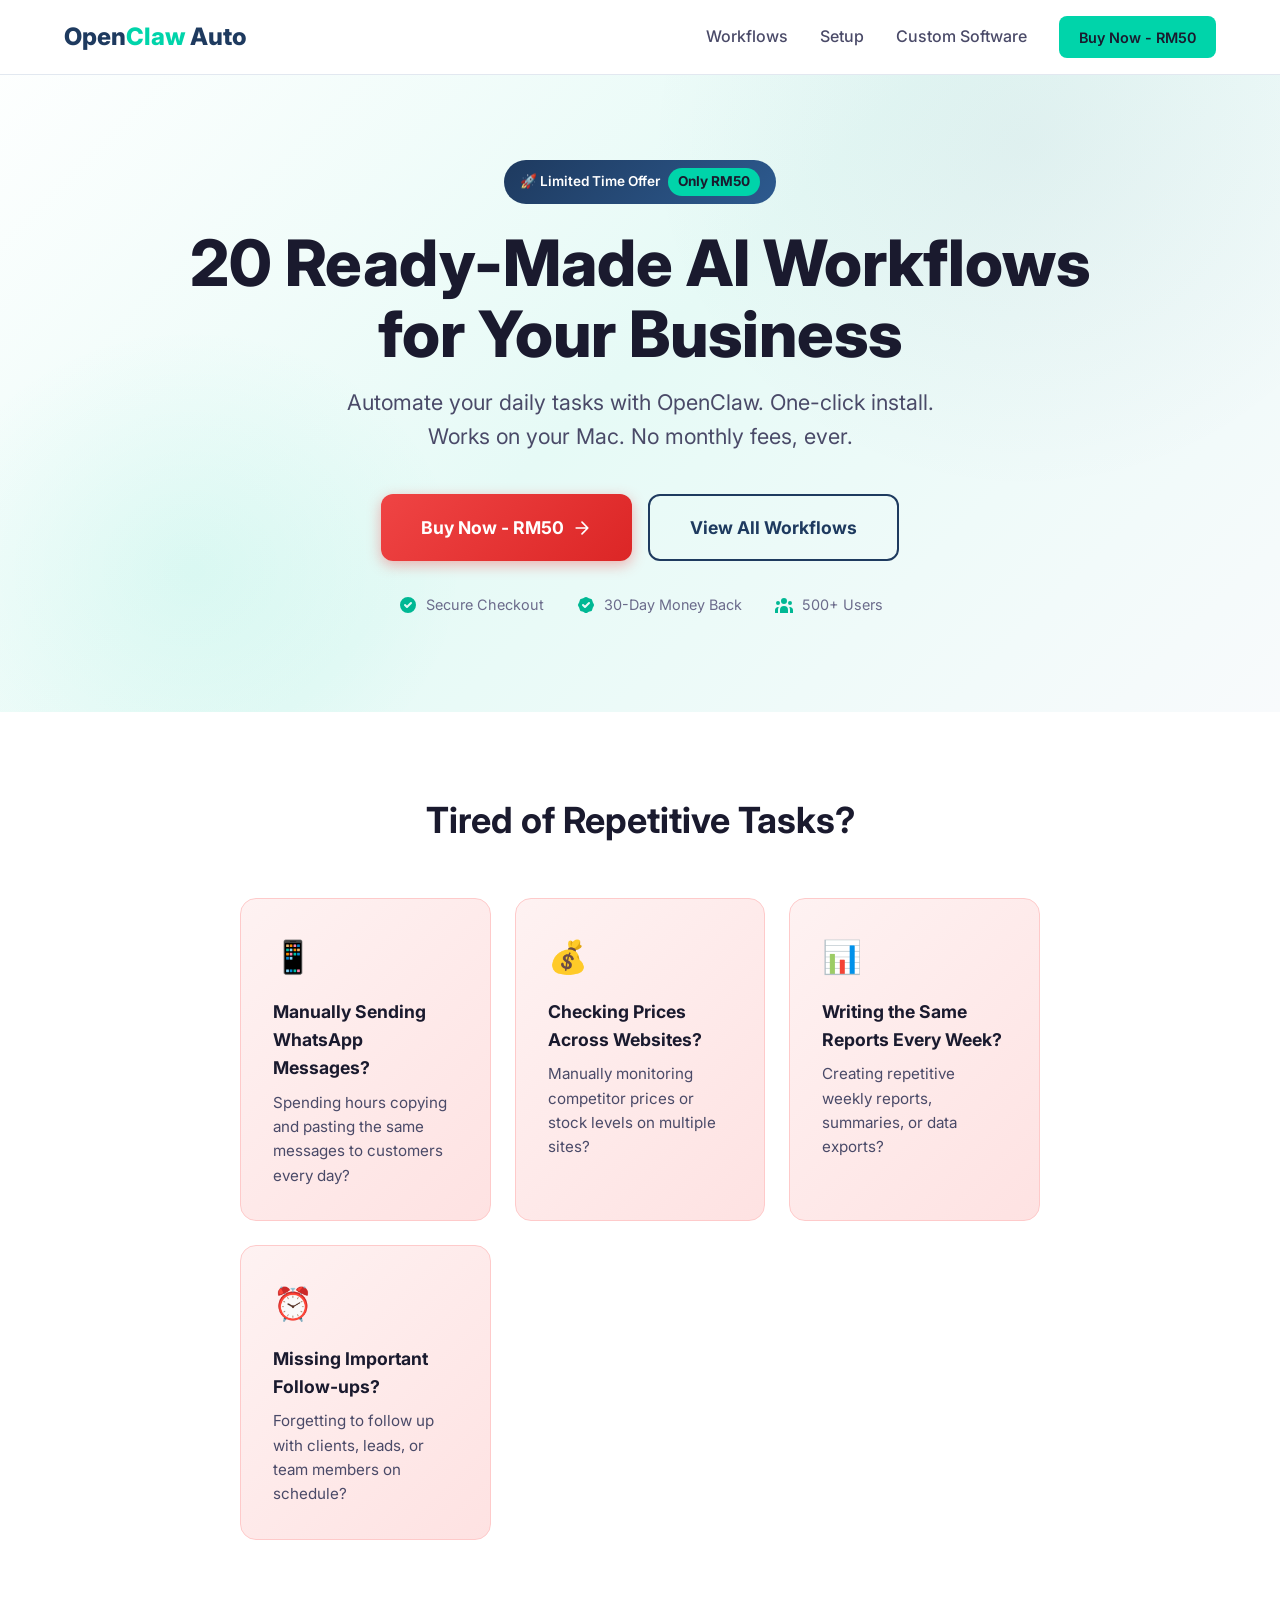
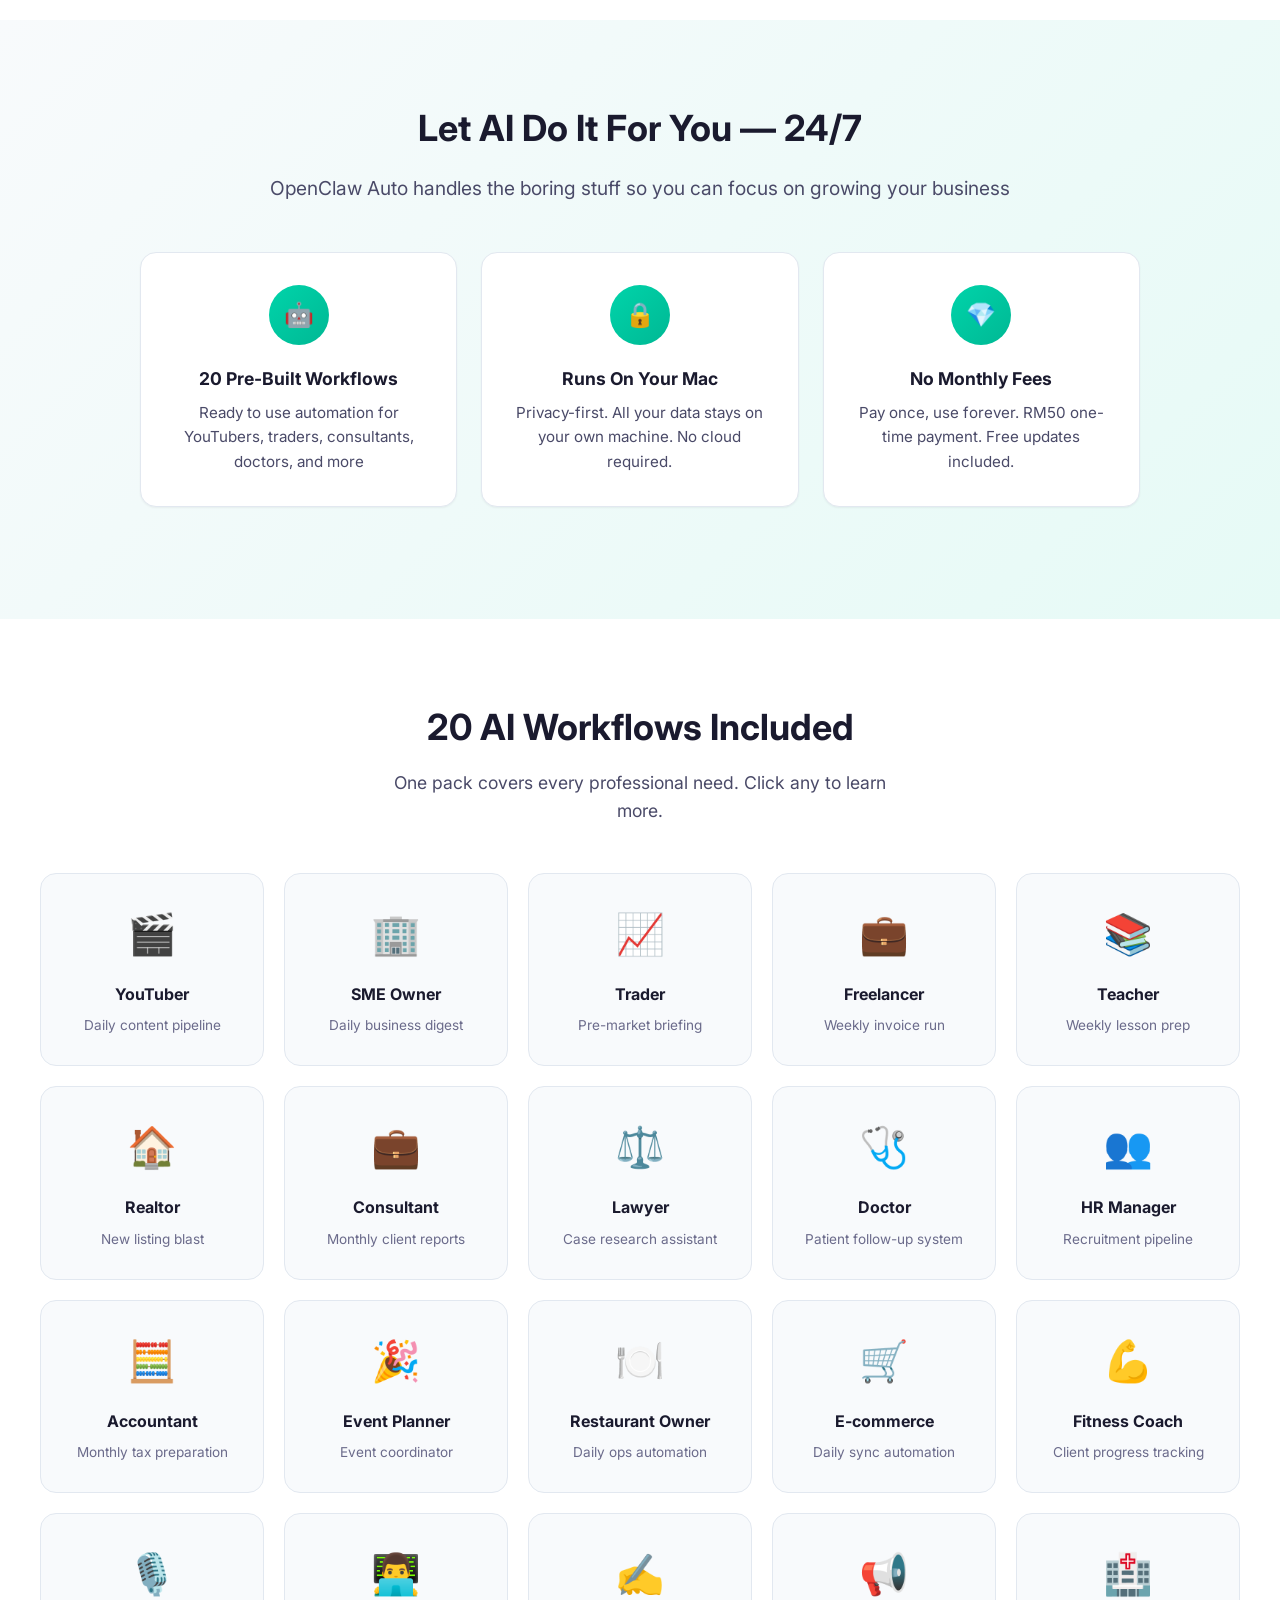
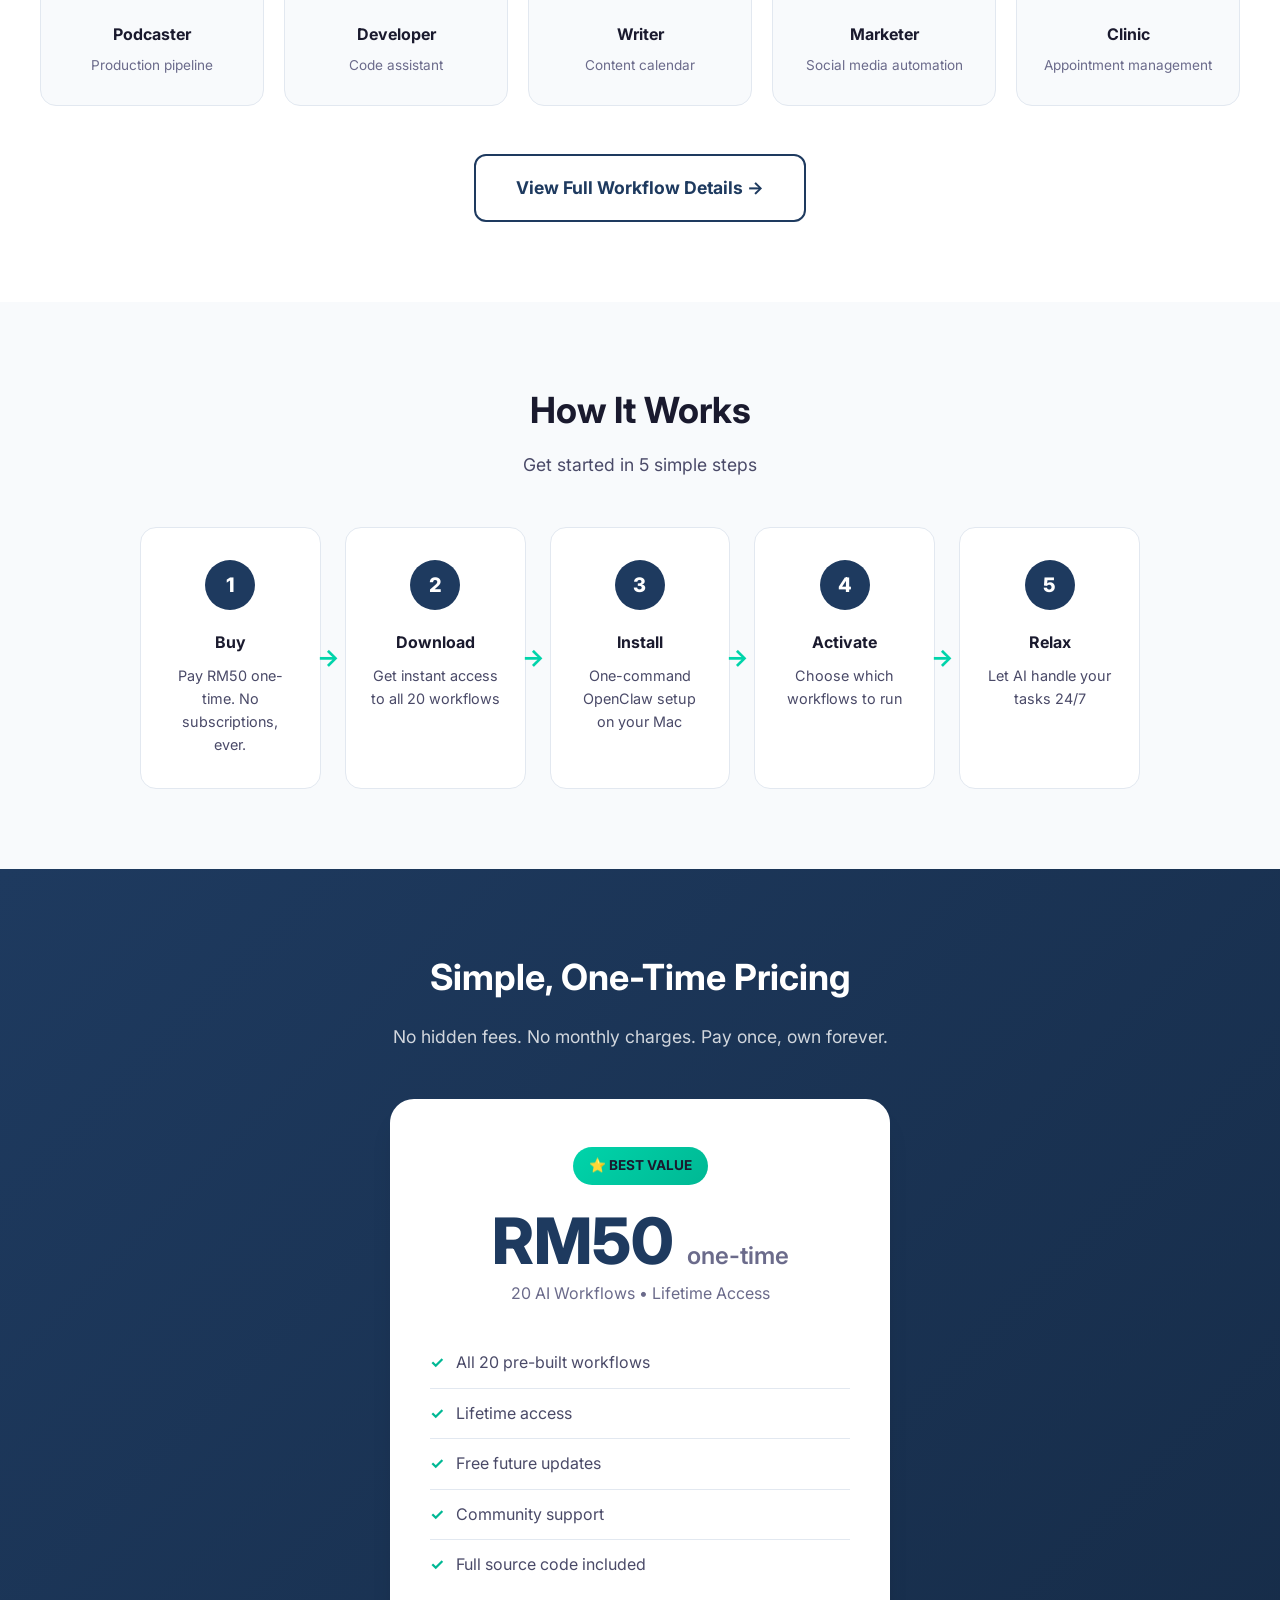
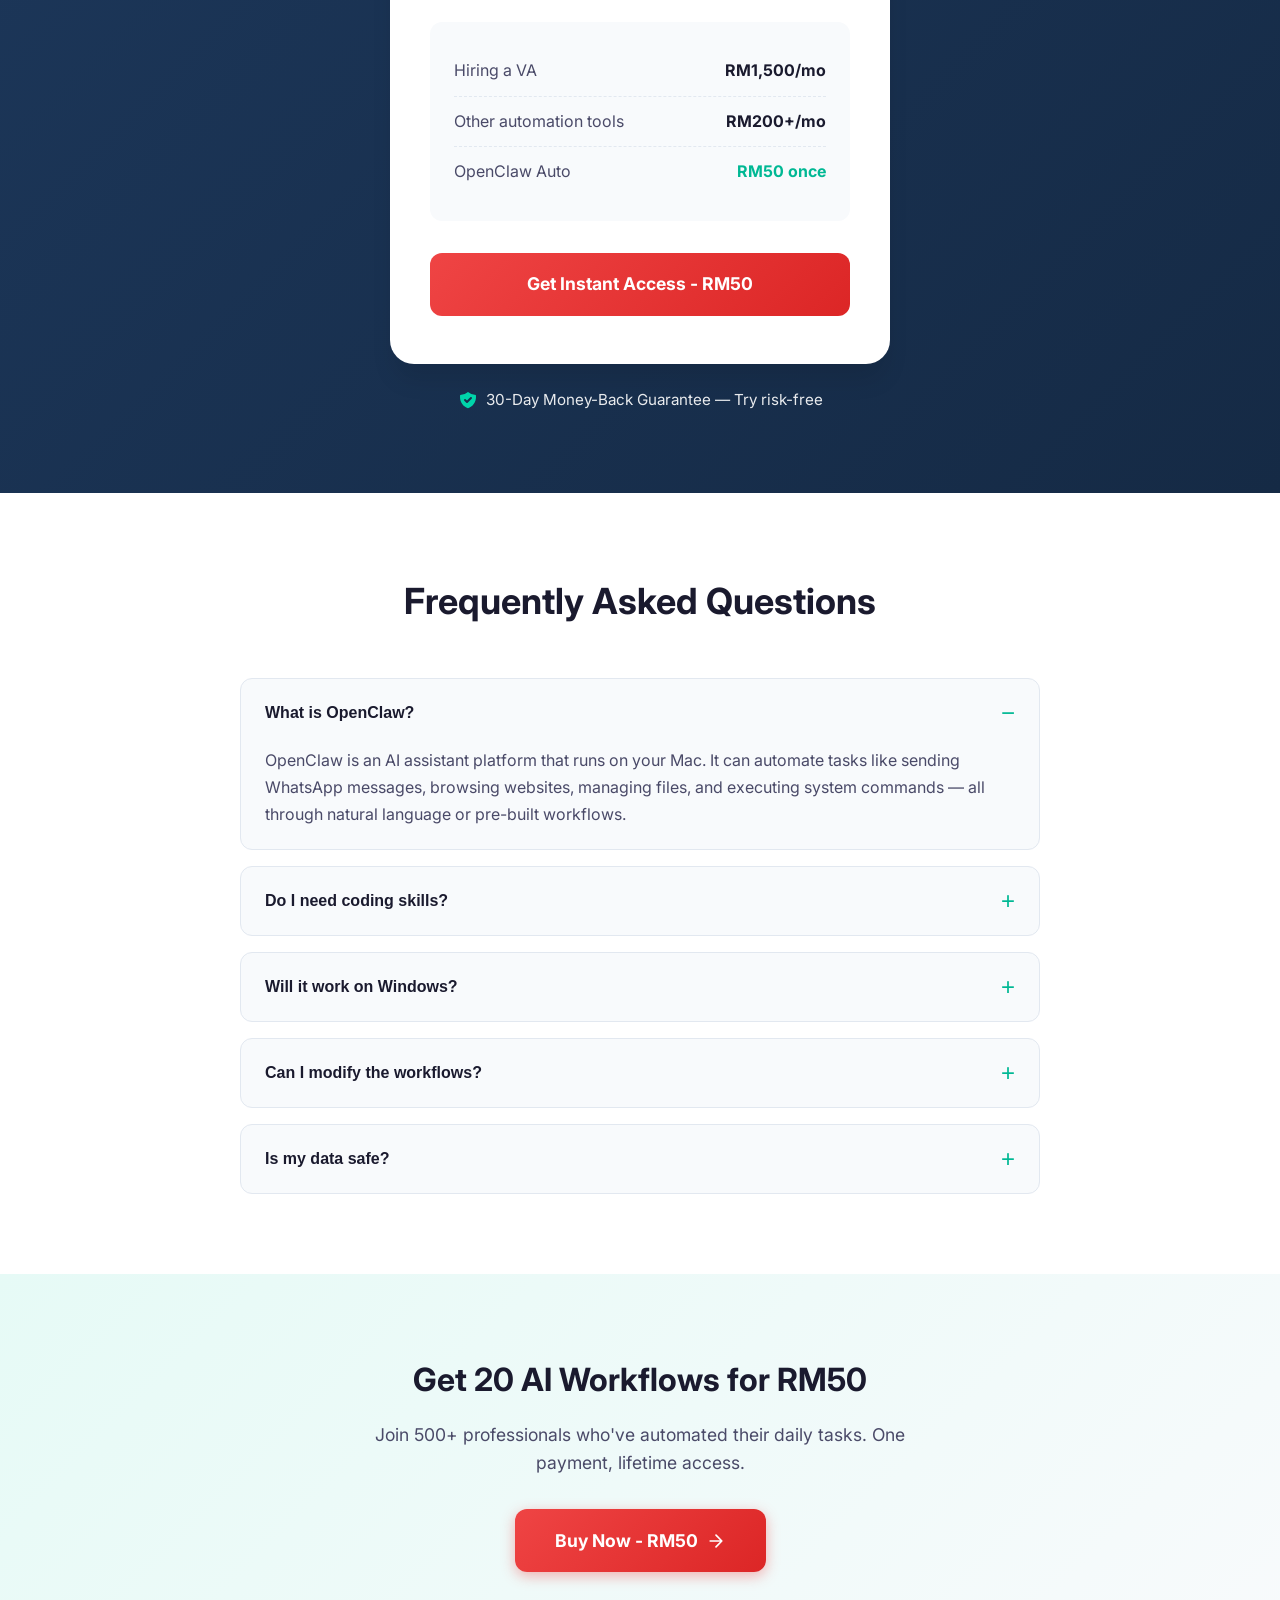
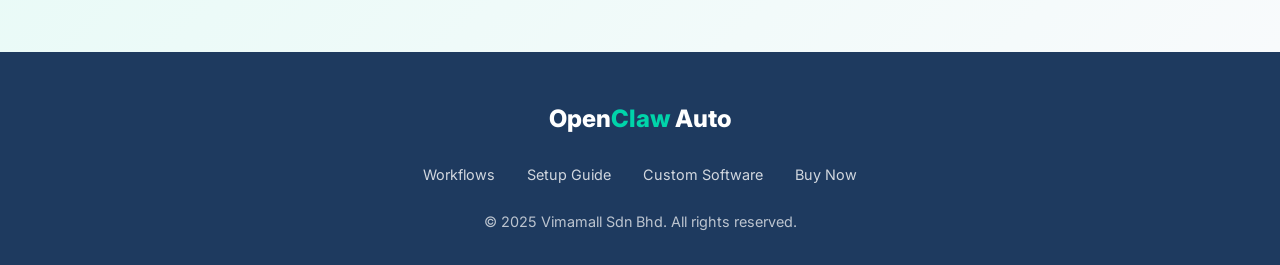
<file: sites/easyclaw.it.com/index.html>
<!DOCTYPE html>
<html lang="en">
<head>
    <meta charset="UTF-8">
    <meta name="viewport" content="width=device-width, initial-scale=1.0">
    <title>OpenClaw Auto - 20 AI Workflows for RM50 | Automate Your Business</title>
    <meta name="description" content="Get 20 ready-made AI workflows for only RM50. Automate WhatsApp, reports, price checking & more. One-click install on your Mac. No monthly fees.">
    <link rel="preconnect" href="https://fonts.googleapis.com">
    <link rel="preconnect" href="https://fonts.gstatic.com" crossorigin>
    <link href="https://fonts.googleapis.com/css2?family=Inter:wght@400;500;600;700;800&display=swap" rel="stylesheet">
    <style>
        * {
            margin: 0;
            padding: 0;
            box-sizing: border-box;
        }

        :root {
            --primary: #1e3a5f;
            --primary-dark: #152a45;
            --primary-light: #2d5a8f;
            --accent: #00d4aa;
            --accent-dark: #00b894;
            --accent-light: #e6faf6;
            --text-dark: #1a1a2e;
            --text-medium: #4a4a68;
            --text-light: #6b6b8b;
            --bg-white: #ffffff;
            --bg-light: #f8fafc;
            --bg-gray: #f1f5f9;
            --border: #e2e8f0;
            --shadow-sm: 0 1px 2px 0 rgba(0, 0, 0, 0.05);
            --shadow-md: 0 4px 6px -1px rgba(0, 0, 0, 0.1);
            --shadow-lg: 0 10px 15px -3px rgba(0, 0, 0, 0.1);
            --shadow-xl: 0 20px 25px -5px rgba(0, 0, 0, 0.1);
            --urgent-red: #ef4444;
        }

        html {
            scroll-behavior: smooth;
        }

        body {
            font-family: 'Inter', -apple-system, BlinkMacSystemFont, sans-serif;
            color: var(--text-dark);
            line-height: 1.6;
            background: var(--bg-white);
        }

        /* Header */
        .header {
            position: fixed;
            top: 0;
            left: 0;
            right: 0;
            background: rgba(255, 255, 255, 0.98);
            backdrop-filter: blur(10px);
            border-bottom: 1px solid var(--border);
            z-index: 1000;
            padding: 1rem 0;
        }

        .header-content {
            max-width: 1200px;
            margin: 0 auto;
            padding: 0 1.5rem;
            display: flex;
            justify-content: space-between;
            align-items: center;
        }

        .logo {
            font-size: 1.5rem;
            font-weight: 800;
            color: var(--primary);
            text-decoration: none;
        }

        .logo span {
            color: var(--accent);
        }

        .nav-links {
            display: flex;
            gap: 2rem;
            align-items: center;
        }

        .nav-link {
            color: var(--text-medium);
            text-decoration: none;
            font-weight: 500;
            transition: color 0.2s;
        }

        .nav-link:hover {
            color: var(--primary);
        }

        .nav-cta {
            background: var(--accent);
            color: var(--text-dark);
            padding: 0.6rem 1.25rem;
            border-radius: 8px;
            text-decoration: none;
            font-weight: 600;
            font-size: 0.9rem;
            transition: all 0.2s;
        }

        .nav-cta:hover {
            background: var(--accent-dark);
            transform: translateY(-1px);
        }

        /* Hero Section */
        .hero {
            padding: 10rem 1.5rem 6rem;
            background: linear-gradient(135deg, var(--bg-white) 0%, var(--accent-light) 50%, var(--bg-light) 100%);
            position: relative;
            overflow: hidden;
        }

        .hero::before {
            content: '';
            position: absolute;
            top: -30%;
            right: -10%;
            width: 60%;
            height: 100%;
            background: radial-gradient(ellipse, rgba(30, 58, 95, 0.05) 0%, transparent 70%);
            pointer-events: none;
        }

        .hero::after {
            content: '';
            position: absolute;
            bottom: -20%;
            left: -10%;
            width: 50%;
            height: 80%;
            background: radial-gradient(ellipse, rgba(0, 212, 170, 0.08) 0%, transparent 60%);
            pointer-events: none;
        }

        .hero-content {
            max-width: 900px;
            margin: 0 auto;
            text-align: center;
            position: relative;
            z-index: 1;
        }

        .hero-badge {
            display: inline-flex;
            align-items: center;
            gap: 0.5rem;
            background: linear-gradient(135deg, var(--primary) 0%, var(--primary-light) 100%);
            color: white;
            padding: 0.5rem 1rem;
            border-radius: 50px;
            font-size: 0.85rem;
            font-weight: 600;
            margin-bottom: 1.5rem;
        }

        .hero-badge .price {
            background: var(--accent);
            color: var(--text-dark);
            padding: 0.2rem 0.6rem;
            border-radius: 20px;
            font-weight: 700;
        }

        .hero h1 {
            font-size: clamp(2.5rem, 6vw, 4rem);
            font-weight: 800;
            color: var(--text-dark);
            margin-bottom: 1rem;
            line-height: 1.1;
        }

        .hero h1 span {
            color: var(--primary);
        }

        .hero-subtitle {
            font-size: 1.35rem;
            color: var(--text-medium);
            max-width: 650px;
            margin: 0 auto 2.5rem;
        }

        .hero-ctas {
            display: flex;
            justify-content: center;
            gap: 1rem;
            flex-wrap: wrap;
        }

        .hero-cta-primary {
            display: inline-flex;
            align-items: center;
            gap: 0.5rem;
            background: linear-gradient(135deg, var(--urgent-red) 0%, #dc2626 100%);
            color: white;
            padding: 1.1rem 2.5rem;
            border-radius: 12px;
            text-decoration: none;
            font-weight: 700;
            font-size: 1.1rem;
            transition: all 0.2s;
            box-shadow: 0 4px 14px rgba(239, 68, 68, 0.4);
            animation: pulse-glow 2s infinite;
        }

        @keyframes pulse-glow {
            0%, 100% { box-shadow: 0 4px 14px rgba(239, 68, 68, 0.4); }
            50% { box-shadow: 0 4px 25px rgba(239, 68, 68, 0.6); }
        }

        .hero-cta-primary:hover {
            transform: translateY(-2px);
            box-shadow: 0 6px 25px rgba(239, 68, 68, 0.5);
        }

        .hero-cta-secondary {
            display: inline-flex;
            align-items: center;
            gap: 0.5rem;
            background: transparent;
            color: var(--primary);
            padding: 1.1rem 2.5rem;
            border-radius: 12px;
            text-decoration: none;
            font-weight: 700;
            font-size: 1.1rem;
            border: 2px solid var(--primary);
            transition: all 0.2s;
        }

        .hero-cta-secondary:hover {
            background: var(--primary);
            color: white;
            transform: translateY(-2px);
        }

        .trust-badges {
            display: flex;
            justify-content: center;
            gap: 2rem;
            margin-top: 2rem;
            flex-wrap: wrap;
        }

        .trust-badge {
            display: flex;
            align-items: center;
            gap: 0.5rem;
            color: var(--text-light);
            font-size: 0.9rem;
        }

        .trust-badge svg {
            width: 20px;
            height: 20px;
            color: var(--accent-dark);
        }

        /* Problem Section */
        .problem {
            padding: 5rem 1.5rem;
            background: var(--bg-white);
        }

        .problem-content {
            max-width: 800px;
            margin: 0 auto;
            text-align: center;
        }

        .problem h2 {
            font-size: 2.25rem;
            font-weight: 700;
            color: var(--text-dark);
            margin-bottom: 3rem;
        }

        .problem-grid {
            display: grid;
            grid-template-columns: repeat(auto-fit, minmax(250px, 1fr));
            gap: 1.5rem;
        }

        .problem-card {
            background: linear-gradient(135deg, #fef2f2 0%, #fee2e2 100%);
            border: 1px solid #fecaca;
            border-radius: 16px;
            padding: 2rem;
            text-align: left;
            transition: all 0.3s;
        }

        .problem-card:hover {
            transform: translateY(-4px);
            box-shadow: var(--shadow-lg);
        }

        .problem-icon {
            font-size: 2rem;
            margin-bottom: 1rem;
        }

        .problem-card h3 {
            font-size: 1.1rem;
            font-weight: 700;
            color: var(--text-dark);
            margin-bottom: 0.5rem;
        }

        .problem-card p {
            color: var(--text-medium);
            font-size: 0.95rem;
        }

        /* Solution Section */
        .solution {
            padding: 5rem 1.5rem;
            background: linear-gradient(135deg, var(--bg-light) 0%, var(--accent-light) 100%);
        }

        .solution-content {
            max-width: 1000px;
            margin: 0 auto;
            text-align: center;
        }

        .solution h2 {
            font-size: 2.25rem;
            font-weight: 700;
            color: var(--text-dark);
            margin-bottom: 1rem;
        }

        .solution-subtitle {
            color: var(--text-medium);
            font-size: 1.2rem;
            margin-bottom: 3rem;
        }

        .solution-features {
            display: grid;
            grid-template-columns: repeat(auto-fit, minmax(280px, 1fr));
            gap: 1.5rem;
            margin-bottom: 2rem;
        }

        .solution-feature {
            background: white;
            border-radius: 16px;
            padding: 2rem;
            border: 1px solid var(--border);
            box-shadow: var(--shadow-sm);
            transition: all 0.3s;
        }

        .solution-feature:hover {
            transform: translateY(-4px);
            box-shadow: var(--shadow-lg);
        }

        .solution-feature .icon {
            width: 60px;
            height: 60px;
            background: linear-gradient(135deg, var(--accent) 0%, var(--accent-dark) 100%);
            border-radius: 50%;
            display: flex;
            align-items: center;
            justify-content: center;
            font-size: 1.5rem;
            margin: 0 auto 1.25rem;
        }

        .solution-feature h3 {
            font-size: 1.1rem;
            font-weight: 700;
            color: var(--text-dark);
            margin-bottom: 0.5rem;
        }

        .solution-feature p {
            color: var(--text-medium);
            font-size: 0.95rem;
        }

        /* Workflow Grid Section */
        .workflows {
            padding: 5rem 1.5rem;
            background: var(--bg-white);
        }

        .workflows-content {
            max-width: 1200px;
            margin: 0 auto;
        }

        .section-header {
            text-align: center;
            margin-bottom: 3rem;
        }

        .section-header h2 {
            font-size: 2.25rem;
            font-weight: 700;
            color: var(--text-dark);
            margin-bottom: 0.75rem;
        }

        .section-header p {
            color: var(--text-medium);
            max-width: 500px;
            margin: 0 auto;
            font-size: 1.1rem;
        }

        .workflows-grid {
            display: grid;
            grid-template-columns: repeat(auto-fill, minmax(220px, 1fr));
            gap: 1.25rem;
        }

        .workflow-card {
            background: var(--bg-light);
            border-radius: 16px;
            padding: 1.75rem 1.25rem;
            border: 1px solid var(--border);
            transition: all 0.3s;
            text-align: center;
            cursor: pointer;
            text-decoration: none;
            color: inherit;
        }

        .workflow-card:hover {
            border-color: var(--accent);
            transform: translateY(-4px);
            box-shadow: var(--shadow-lg);
        }

        .workflow-icon {
            font-size: 2.5rem;
            margin-bottom: 1rem;
        }

        .workflow-card h3 {
            font-size: 1rem;
            font-weight: 700;
            color: var(--text-dark);
            margin-bottom: 0.5rem;
        }

        .workflow-card p {
            color: var(--text-light);
            font-size: 0.85rem;
        }

        .workflows-cta {
            text-align: center;
            margin-top: 3rem;
        }

        /* How It Works Section */
        .how-it-works {
            padding: 5rem 1.5rem;
            background: var(--bg-light);
        }

        .how-it-works-content {
            max-width: 1000px;
            margin: 0 auto;
        }

        .steps {
            display: flex;
            justify-content: center;
            gap: 1.5rem;
            flex-wrap: wrap;
        }

        .step {
            flex: 1;
            min-width: 180px;
            max-width: 200px;
            text-align: center;
            padding: 2rem 1.5rem;
            background: white;
            border-radius: 16px;
            border: 1px solid var(--border);
            transition: all 0.3s;
            position: relative;
        }

        .step:hover {
            transform: translateY(-4px);
            box-shadow: var(--shadow-lg);
        }

        .step:not(:last-child)::after {
            content: '→';
            position: absolute;
            right: -1.25rem;
            top: 50%;
            transform: translateY(-50%);
            color: var(--accent);
            font-size: 1.5rem;
            font-weight: 700;
        }

        @media (max-width: 768px) {
            .step:not(:last-child)::after {
                content: '↓';
                right: 50%;
                top: auto;
                bottom: -1.25rem;
                transform: translateX(50%);
            }
        }

        .step-number {
            width: 50px;
            height: 50px;
            background: var(--primary);
            border-radius: 50%;
            display: flex;
            align-items: center;
            justify-content: center;
            font-size: 1.25rem;
            font-weight: 800;
            color: white;
            margin: 0 auto 1.25rem;
        }

        .step h3 {
            font-size: 1rem;
            font-weight: 700;
            color: var(--text-dark);
            margin-bottom: 0.5rem;
        }

        .step p {
            color: var(--text-medium);
            font-size: 0.9rem;
            line-height: 1.6;
        }

        /* Pricing Section */
        .pricing {
            padding: 5rem 1.5rem;
            background: linear-gradient(135deg, var(--primary) 0%, var(--primary-dark) 100%);
        }

        .pricing-content {
            max-width: 800px;
            margin: 0 auto;
            text-align: center;
        }

        .pricing h2 {
            font-size: 2.25rem;
            font-weight: 700;
            color: white;
            margin-bottom: 1rem;
        }

        .pricing-subtitle {
            color: rgba(255, 255, 255, 0.8);
            font-size: 1.1rem;
            margin-bottom: 3rem;
        }

        .pricing-card {
            background: white;
            border-radius: 24px;
            padding: 3rem 2.5rem;
            max-width: 500px;
            margin: 0 auto;
            box-shadow: var(--shadow-xl);
        }

        .pricing-badge {
            display: inline-block;
            background: linear-gradient(135deg, var(--accent) 0%, var(--accent-dark) 100%);
            color: var(--text-dark);
            padding: 0.5rem 1rem;
            border-radius: 50px;
            font-size: 0.85rem;
            font-weight: 700;
            margin-bottom: 1.5rem;
        }

        .pricing-amount {
            font-size: 4rem;
            font-weight: 800;
            color: var(--primary);
            line-height: 1;
        }

        .pricing-amount span {
            font-size: 1.5rem;
            font-weight: 600;
            color: var(--text-light);
        }

        .pricing-label {
            color: var(--text-light);
            font-size: 1rem;
            margin-top: 0.5rem;
            margin-bottom: 2rem;
        }

        .pricing-features {
            list-style: none;
            text-align: left;
            margin-bottom: 2rem;
        }

        .pricing-features li {
            padding: 0.75rem 0;
            color: var(--text-medium);
            display: flex;
            align-items: center;
            gap: 0.75rem;
            border-bottom: 1px solid var(--border);
        }

        .pricing-features li:last-child {
            border-bottom: none;
        }

        .pricing-features li::before {
            content: "✓";
            color: var(--accent-dark);
            font-weight: 700;
        }

        .pricing-compare {
            background: var(--bg-light);
            border-radius: 12px;
            padding: 1.5rem;
            margin-bottom: 2rem;
        }

        .pricing-compare-row {
            display: flex;
            justify-content: space-between;
            padding: 0.75rem 0;
            border-bottom: 1px dashed var(--border);
        }

        .pricing-compare-row:last-child {
            border-bottom: none;
        }

        .pricing-compare-label {
            color: var(--text-medium);
        }

        .pricing-compare-value {
            font-weight: 700;
            color: var(--text-dark);
        }

        .pricing-compare-value.highlight {
            color: var(--accent-dark);
        }

        .pricing-cta {
            display: inline-flex;
            align-items: center;
            gap: 0.5rem;
            background: linear-gradient(135deg, var(--urgent-red) 0%, #dc2626 100%);
            color: white;
            padding: 1.1rem 2.5rem;
            border-radius: 12px;
            text-decoration: none;
            font-weight: 700;
            font-size: 1.1rem;
            transition: all 0.2s;
            width: 100%;
            justify-content: center;
        }

        .pricing-cta:hover {
            transform: translateY(-2px);
            box-shadow: 0 6px 20px rgba(239, 68, 68, 0.4);
        }

        .guarantee {
            display: flex;
            align-items: center;
            justify-content: center;
            gap: 0.5rem;
            margin-top: 1.5rem;
            color: rgba(255, 255, 255, 0.9);
            font-size: 0.95rem;
        }

        .guarantee svg {
            width: 20px;
            height: 20px;
            color: var(--accent);
        }

        /* FAQ Section */
        .faq {
            padding: 5rem 1.5rem;
            background: var(--bg-white);
        }

        .faq-content {
            max-width: 800px;
            margin: 0 auto;
        }

        .faq h2 {
            font-size: 2.25rem;
            font-weight: 700;
            color: var(--text-dark);
            margin-bottom: 3rem;
            text-align: center;
        }

        .faq-list {
            display: flex;
            flex-direction: column;
            gap: 1rem;
        }

        .faq-item {
            background: var(--bg-light);
            border-radius: 12px;
            border: 1px solid var(--border);
            overflow: hidden;
        }

        .faq-question {
            width: 100%;
            padding: 1.25rem 1.5rem;
            background: transparent;
            border: none;
            text-align: left;
            font-size: 1rem;
            font-weight: 600;
            color: var(--text-dark);
            cursor: pointer;
            display: flex;
            justify-content: space-between;
            align-items: center;
            transition: background 0.2s;
        }

        .faq-question:hover {
            background: var(--bg-gray);
        }

        .faq-question::after {
            content: '+';
            font-size: 1.5rem;
            color: var(--accent-dark);
            font-weight: 400;
        }

        .faq-item.active .faq-question::after {
            content: '−';
        }

        .faq-answer {
            max-height: 0;
            overflow: hidden;
            transition: max-height 0.3s ease-out, padding 0.3s;
            padding: 0 1.5rem;
        }

        .faq-item.active .faq-answer {
            max-height: 200px;
            padding: 0 1.5rem 1.25rem;
        }

        .faq-answer p {
            color: var(--text-medium);
            line-height: 1.7;
        }

        /* Footer CTA Section */
        .footer-cta {
            padding: 5rem 1.5rem;
            background: linear-gradient(135deg, var(--accent-light) 0%, var(--bg-light) 100%);
            text-align: center;
        }

        .footer-cta-content {
            max-width: 600px;
            margin: 0 auto;
        }

        .footer-cta h2 {
            font-size: 2rem;
            font-weight: 700;
            color: var(--text-dark);
            margin-bottom: 1rem;
        }

        .footer-cta p {
            color: var(--text-medium);
            font-size: 1.1rem;
            margin-bottom: 2rem;
        }

        /* Footer */
        .footer {
            background: var(--primary);
            padding: 3rem 1.5rem 2rem;
            text-align: center;
        }

        .footer-logo {
            font-size: 1.5rem;
            font-weight: 800;
            color: white;
            margin-bottom: 1rem;
        }

        .footer-logo span {
            color: var(--accent);
        }

        .footer p {
            color: rgba(255, 255, 255, 0.7);
            font-size: 0.9rem;
        }

        .footer-links {
            display: flex;
            justify-content: center;
            gap: 2rem;
            margin: 1.5rem 0;
        }

        .footer-links a {
            color: rgba(255, 255, 255, 0.8);
            text-decoration: none;
            font-size: 0.9rem;
            transition: color 0.2s;
        }

        .footer-links a:hover {
            color: var(--accent);
        }

        /* Responsive */
        @media (max-width: 768px) {
            .header {
                padding: 0.75rem 0;
            }

            .nav-links {
                display: none;
            }

            .hero {
                padding: 8rem 1rem 4rem;
            }

            .hero-ctas {
                flex-direction: column;
                align-items: center;
            }

            .hero-cta-primary,
            .hero-cta-secondary {
                width: 100%;
                max-width: 300px;
                justify-content: center;
            }

            .trust-badges {
                flex-direction: column;
                gap: 1rem;
            }

            .problem, .solution, .workflows, .how-it-works, .pricing, .faq, .footer-cta {
                padding: 3rem 1rem;
            }

            .problem-grid,
            .solution-features,
            .workflows-grid {
                grid-template-columns: 1fr;
            }

            .steps {
                flex-direction: column;
                align-items: center;
            }

            .step {
                max-width: 100%;
                width: 100%;
            }

            .pricing-card {
                padding: 2rem 1.5rem;
            }

            .pricing-amount {
                font-size: 3rem;
            }

            .footer-links {
                flex-direction: column;
                gap: 1rem;
            }
        }

        /* Sticky CTA for Mobile */
        .sticky-cta {
            display: none;
            position: fixed;
            bottom: 0;
            left: 0;
            right: 0;
            background: white;
            padding: 1rem;
            border-top: 1px solid var(--border);
            box-shadow: 0 -4px 20px rgba(0, 0, 0, 0.1);
            z-index: 999;
        }

        .sticky-cta a {
            display: block;
            background: linear-gradient(135deg, var(--urgent-red) 0%, #dc2626 100%);
            color: white;
            text-align: center;
            padding: 1rem;
            border-radius: 10px;
            text-decoration: none;
            font-weight: 700;
        }

        @media (max-width: 768px) {
            .sticky-cta {
                display: block;
            }

            body {
                padding-bottom: 80px;
            }
        }
    </style>
</head>
<body>
    <!-- Header -->
    <header class="header">
        <div class="header-content">
            <a href="/" class="logo">Open<span>Claw</span> Auto</a>
            <nav class="nav-links">
                <a href="/workflows/" class="nav-link">Workflows</a>
                <a href="/setup/" class="nav-link">Setup</a>
                <a href="/industries/" class="nav-link">Custom Software</a>
                <a href="/payment/" class="nav-cta">Buy Now - RM50</a>
            </nav>
        </div>
    </header>

    <!-- Hero Section -->
    <section class="hero" id="hero">
        <div class="hero-content">
            <div class="hero-badge">
                🚀 Limited Time Offer
                <span class="price">Only RM50</span>
            </div>
            <h1>20 Ready-Made AI Workflows for Your Business</h1>
            <p class="hero-subtitle">Automate your daily tasks with OpenClaw. One-click install. Works on your Mac. No monthly fees, ever.</p>
            <div class="hero-ctas">
                <a href="/payment/" class="hero-cta-primary">
                    Buy Now - RM50
                    <svg width="20" height="20" viewBox="0 0 24 24" fill="none" stroke="currentColor" stroke-width="2" stroke-linecap="round" stroke-linejoin="round">
                        <path d="M5 12h14M12 5l7 7-7 7"/>
                    </svg>
                </a>
                <a href="/workflows/" class="hero-cta-secondary">
                    View All Workflows
                </a>
            </div>
            <div class="trust-badges">
                <div class="trust-badge">
                    <svg fill="currentColor" viewBox="0 0 20 20"><path fill-rule="evenodd" d="M10 18a8 8 0 100-16 8 8 0 000 16zm3.707-9.293a1 1 0 00-1.414-1.414L9 10.586 7.707 9.293a1 1 0 00-1.414 1.414l2 2a1 1 0 001.414 0l4-4z" clip-rule="evenodd"/></svg>
                    Secure Checkout
                </div>
                <div class="trust-badge">
                    <svg fill="currentColor" viewBox="0 0 20 20"><path fill-rule="evenodd" d="M6.267 3.455a3.066 3.066 0 001.745-.723 3.066 3.066 0 013.976 0 3.066 3.066 0 001.745.723 3.066 3.066 0 012.812 2.812c.051.643.304 1.254.723 1.745a3.066 3.066 0 010 3.976 3.066 3.066 0 00-.723 1.745 3.066 3.066 0 01-2.812 2.812 3.066 3.066 0 00-1.745.723 3.066 3.066 0 01-3.976 0 3.066 3.066 0 00-1.745-.723 3.066 3.066 0 01-2.812-2.812 3.066 3.066 0 00-.723-1.745 3.066 3.066 0 010-3.976 3.066 3.066 0 00.723-1.745 3.066 3.066 0 012.812-2.812zm7.44 5.252a1 1 0 00-1.414-1.414L9 10.586 7.707 9.293a1 1 0 00-1.414 1.414l2 2a1 1 0 001.414 0l4-4z" clip-rule="evenodd"/></svg>
                    30-Day Money Back
                </div>
                <div class="trust-badge">
                    <svg fill="currentColor" viewBox="0 0 20 20"><path d="M13 6a3 3 0 11-6 0 3 3 0 016 0zM18 8a2 2 0 11-4 0 2 2 0 014 0zM14 15a4 4 0 00-8 0v3h8v-3zM6 8a2 2 0 11-4 0 2 2 0 014 0zM16 18v-3a5.972 5.972 0 00-.75-2.906A3.005 3.005 0 0119 15v3h-3zM4.75 12.094A5.973 5.973 0 004 15v3H1v-3a3 3 0 013.75-2.906z"/></svg>
                    500+ Users
                </div>
            </div>
        </div>
    </section>

    <!-- Problem Section -->
    <section class="problem" id="problem">
        <div class="problem-content">
            <h2>Tired of Repetitive Tasks?</h2>
            <div class="problem-grid">
                <div class="problem-card">
                    <div class="problem-icon">📱</div>
                    <h3>Manually Sending WhatsApp Messages?</h3>
                    <p>Spending hours copying and pasting the same messages to customers every day?</p>
                </div>
                <div class="problem-card">
                    <div class="problem-icon">💰</div>
                    <h3>Checking Prices Across Websites?</h3>
                    <p>Manually monitoring competitor prices or stock levels on multiple sites?</p>
                </div>
                <div class="problem-card">
                    <div class="problem-icon">📊</div>
                    <h3>Writing the Same Reports Every Week?</h3>
                    <p>Creating repetitive weekly reports, summaries, or data exports?</p>
                </div>
                <div class="problem-card">
                    <div class="problem-icon">⏰</div>
                    <h3>Missing Important Follow-ups?</h3>
                    <p>Forgetting to follow up with clients, leads, or team members on schedule?</p>
                </div>
            </div>
        </div>
    </section>

    <!-- Solution Section -->
    <section class="solution" id="solution">
        <div class="solution-content">
            <h2>Let AI Do It For You — 24/7</h2>
            <p class="solution-subtitle">OpenClaw Auto handles the boring stuff so you can focus on growing your business</p>
            <div class="solution-features">
                <div class="solution-feature">
                    <div class="icon">🤖</div>
                    <h3>20 Pre-Built Workflows</h3>
                    <p>Ready to use automation for YouTubers, traders, consultants, doctors, and more</p>
                </div>
                <div class="solution-feature">
                    <div class="icon">🔒</div>
                    <h3>Runs On Your Mac</h3>
                    <p>Privacy-first. All your data stays on your own machine. No cloud required.</p>
                </div>
                <div class="solution-feature">
                    <div class="icon">💎</div>
                    <h3>No Monthly Fees</h3>
                    <p>Pay once, use forever. RM50 one-time payment. Free updates included.</p>
                </div>
            </div>
        </div>
    </section>

    <!-- Workflow Grid Section -->
    <section class="workflows" id="workflows">
        <div class="workflows-content">
            <div class="section-header">
                <h2>20 AI Workflows Included</h2>
                <p>One pack covers every professional need. Click any to learn more.</p>
            </div>
            <div class="workflows-grid">
                <a href="/workflows/#youtuber" class="workflow-card">
                    <div class="workflow-icon">🎬</div>
                    <h3>YouTuber</h3>
                    <p>Daily content pipeline</p>
                </a>
                <a href="/workflows/#sme" class="workflow-card">
                    <div class="workflow-icon">🏢</div>
                    <h3>SME Owner</h3>
                    <p>Daily business digest</p>
                </a>
                <a href="/workflows/#trader" class="workflow-card">
                    <div class="workflow-icon">📈</div>
                    <h3>Trader</h3>
                    <p>Pre-market briefing</p>
                </a>
                <a href="/workflows/#freelancer" class="workflow-card">
                    <div class="workflow-icon">💼</div>
                    <h3>Freelancer</h3>
                    <p>Weekly invoice run</p>
                </a>
                <a href="/workflows/#teacher" class="workflow-card">
                    <div class="workflow-icon">📚</div>
                    <h3>Teacher</h3>
                    <p>Weekly lesson prep</p>
                </a>
                <a href="/workflows/#realtor" class="workflow-card">
                    <div class="workflow-icon">🏠</div>
                    <h3>Realtor</h3>
                    <p>New listing blast</p>
                </a>
                <a href="/workflows/#consultant" class="workflow-card">
                    <div class="workflow-icon">💼</div>
                    <h3>Consultant</h3>
                    <p>Monthly client reports</p>
                </a>
                <a href="/workflows/#lawyer" class="workflow-card">
                    <div class="workflow-icon">⚖️</div>
                    <h3>Lawyer</h3>
                    <p>Case research assistant</p>
                </a>
                <a href="/workflows/#doctor" class="workflow-card">
                    <div class="workflow-icon">🩺</div>
                    <h3>Doctor</h3>
                    <p>Patient follow-up system</p>
                </a>
                <a href="/workflows/#hr" class="workflow-card">
                    <div class="workflow-icon">👥</div>
                    <h3>HR Manager</h3>
                    <p>Recruitment pipeline</p>
                </a>
                <a href="/workflows/#accountant" class="workflow-card">
                    <div class="workflow-icon">🧮</div>
                    <h3>Accountant</h3>
                    <p>Monthly tax preparation</p>
                </a>
                <a href="/workflows/#event" class="workflow-card">
                    <div class="workflow-icon">🎉</div>
                    <h3>Event Planner</h3>
                    <p>Event coordinator</p>
                </a>
                <a href="/workflows/#restaurant" class="workflow-card">
                    <div class="workflow-icon">🍽️</div>
                    <h3>Restaurant Owner</h3>
                    <p>Daily ops automation</p>
                </a>
                <a href="/workflows/#ecommerce" class="workflow-card">
                    <div class="workflow-icon">🛒</div>
                    <h3>E-commerce</h3>
                    <p>Daily sync automation</p>
                </a>
                <a href="/workflows/#fitness" class="workflow-card">
                    <div class="workflow-icon">💪</div>
                    <h3>Fitness Coach</h3>
                    <p>Client progress tracking</p>
                </a>
                <a href="/workflows/#podcaster" class="workflow-card">
                    <div class="workflow-icon">🎙️</div>
                    <h3>Podcaster</h3>
                    <p>Production pipeline</p>
                </a>
                <a href="/workflows/#developer" class="workflow-card">
                    <div class="workflow-icon">👨‍💻</div>
                    <h3>Developer</h3>
                    <p>Code assistant</p>
                </a>
                <a href="/workflows/#writer" class="workflow-card">
                    <div class="workflow-icon">✍️</div>
                    <h3>Writer</h3>
                    <p>Content calendar</p>
                </a>
                <a href="/workflows/#marketer" class="workflow-card">
                    <div class="workflow-icon">📢</div>
                    <h3>Marketer</h3>
                    <p>Social media automation</p>
                </a>
                <a href="/workflows/#clinic" class="workflow-card">
                    <div class="workflow-icon">🏥</div>
                    <h3>Clinic</h3>
                    <p>Appointment management</p>
                </a>
            </div>
            <div class="workflows-cta">
                <a href="/workflows/" class="hero-cta-secondary">View Full Workflow Details →</a>
            </div>
        </div>
    </section>

    <!-- How It Works Section -->
    <section class="how-it-works" id="how-it-works">
        <div class="how-it-works-content">
            <div class="section-header">
                <h2>How It Works</h2>
                <p>Get started in 5 simple steps</p>
            </div>
            <div class="steps">
                <div class="step">
                    <div class="step-number">1</div>
                    <h3>Buy</h3>
                    <p>Pay RM50 one-time. No subscriptions, ever.</p>
                </div>
                <div class="step">
                    <div class="step-number">2</div>
                    <h3>Download</h3>
                    <p>Get instant access to all 20 workflows</p>
                </div>
                <div class="step">
                    <div class="step-number">3</div>
                    <h3>Install</h3>
                    <p>One-command OpenClaw setup on your Mac</p>
                </div>
                <div class="step">
                    <div class="step-number">4</div>
                    <h3>Activate</h3>
                    <p>Choose which workflows to run</p>
                </div>
                <div class="step">
                    <div class="step-number">5</div>
                    <h3>Relax</h3>
                    <p>Let AI handle your tasks 24/7</p>
                </div>
            </div>
        </div>
    </section>

    <!-- Pricing Section -->
    <section class="pricing" id="pricing">
        <div class="pricing-content">
            <h2>Simple, One-Time Pricing</h2>
            <p class="pricing-subtitle">No hidden fees. No monthly charges. Pay once, own forever.</p>
            <div class="pricing-card">
                <div class="pricing-badge">⭐ BEST VALUE</div>
                <div class="pricing-amount">RM50 <span>one-time</span></div>
                <div class="pricing-label">20 AI Workflows • Lifetime Access</div>
                <ul class="pricing-features">
                    <li>All 20 pre-built workflows</li>
                    <li>Lifetime access</li>
                    <li>Free future updates</li>
                    <li>Community support</li>
                    <li>Full source code included</li>
                </ul>
                <div class="pricing-compare">
                    <div class="pricing-compare-row">
                        <span class="pricing-compare-label">Hiring a VA</span>
                        <span class="pricing-compare-value">RM1,500/mo</span>
                    </div>
                    <div class="pricing-compare-row">
                        <span class="pricing-compare-label">Other automation tools</span>
                        <span class="pricing-compare-value">RM200+/mo</span>
                    </div>
                    <div class="pricing-compare-row">
                        <span class="pricing-compare-label">OpenClaw Auto</span>
                        <span class="pricing-compare-value highlight">RM50 once</span>
                    </div>
                </div>
                <a href="/payment/" class="pricing-cta">
                    Get Instant Access - RM50
                </a>
            </div>
            <div class="guarantee">
                <svg fill="currentColor" viewBox="0 0 20 20"><path fill-rule="evenodd" d="M2.166 4.999A11.954 11.954 0 0010 1.944 11.954 11.954 0 0017.834 5c.11.65.166 1.32.166 2.001 0 5.225-3.34 9.67-8 11.317C5.34 16.67 2 12.225 2 7c0-.682.057-1.35.166-2.001zm11.541 3.708a1 1 0 00-1.414-1.414L9 10.586 7.707 9.293a1 1 0 00-1.414 1.414l2 2a1 1 0 001.414 0l4-4z" clip-rule="evenodd"/></svg>
                30-Day Money-Back Guarantee — Try risk-free
            </div>
        </div>
    </section>

    <!-- FAQ Section -->
    <section class="faq" id="faq">
        <div class="faq-content">
            <h2>Frequently Asked Questions</h2>
            <div class="faq-list">
                <div class="faq-item active">
                    <button class="faq-question">What is OpenClaw?</button>
                    <div class="faq-answer">
                        <p>OpenClaw is an AI assistant platform that runs on your Mac. It can automate tasks like sending WhatsApp messages, browsing websites, managing files, and executing system commands — all through natural language or pre-built workflows.</p>
                    </div>
                </div>
                <div class="faq-item">
                    <button class="faq-question">Do I need coding skills?</button>
                    <div class="faq-answer">
                        <p>No coding required! Our one-click install process sets everything up for you. The workflows are ready to use out of the box — just activate the ones you need.</p>
                    </div>
                </div>
                <div class="faq-item">
                    <button class="faq-question">Will it work on Windows?</button>
                    <div class="faq-answer">
                        <p>Currently, OpenClaw Auto is Mac-only. We're working on Windows support for a future release. Sign up for updates to be notified when Windows becomes available.</p>
                    </div>
                </div>
                <div class="faq-item">
                    <button class="faq-question">Can I modify the workflows?</button>
                    <div class="faq-answer">
                        <p>Absolutely! All workflows are fully editable. You get the complete source code, so you can customize them to match your exact needs or even create new ones.</p>
                    </div>
                </div>
                <div class="faq-item">
                    <button class="faq-question">Is my data safe?</button>
                    <div class="faq-answer">
                        <p>Yes! OpenClaw runs entirely on your local machine. Your data never leaves your Mac unless you explicitly configure it to. It's privacy-first by design.</p>
                    </div>
                </div>
            </div>
        </div>
    </section>

    <!-- Footer CTA Section -->
    <section class="footer-cta">
        <div class="footer-cta-content">
            <h2>Get 20 AI Workflows for RM50</h2>
            <p>Join 500+ professionals who've automated their daily tasks. One payment, lifetime access.</p>
            <a href="/payment/" class="hero-cta-primary">
                Buy Now - RM50
                <svg width="20" height="20" viewBox="0 0 24 24" fill="none" stroke="currentColor" stroke-width="2" stroke-linecap="round" stroke-linejoin="round">
                    <path d="M5 12h14M12 5l7 7-7 7"/>
                </svg>
            </a>
        </div>
    </section>

    <!-- Footer -->
    <footer class="footer">
        <div class="footer-logo">Open<span>Claw</span> Auto</div>
        <div class="footer-links">
            <a href="/workflows/">Workflows</a>
            <a href="/setup/">Setup Guide</a>
            <a href="/industries/">Custom Software</a>
            <a href="/payment/">Buy Now</a>
        </div>
        <p>© 2025 Vimamall Sdn Bhd. All rights reserved.</p>
    </footer>

    <!-- Sticky CTA for Mobile -->
    <div class="sticky-cta">
        <a href="/payment/">Buy Now - RM50</a>
    </div>

    <script>
        // Smooth scroll for anchor links
        document.querySelectorAll('a[href^="#"]').forEach(anchor => {
            anchor.addEventListener('click', function(e) {
                const href = this.getAttribute('href');
                if (href !== '#') {
                    e.preventDefault();
                    const target = document.querySelector(href);
                    if (target) {
                        target.scrollIntoView({
                            behavior: 'smooth',
                            block: 'start'
                        });
                    }
                }
            });
        });

        // Add scroll padding for fixed header
        document.documentElement.style.scrollPaddingTop = '80px';

        // FAQ Accordion
        document.querySelectorAll('.faq-question').forEach(question => {
            question.addEventListener('click', function() {
                const item = this.parentElement;
                const isActive = item.classList.contains('active');
                
                // Close all items
                document.querySelectorAll('.faq-item').forEach(faq => {
                    faq.classList.remove('active');
                });
                
                // Open clicked item if it wasn't active
                if (!isActive) {
                    item.classList.add('active');
                }
            });
        });
    </script>
</body>
</html>
</file>
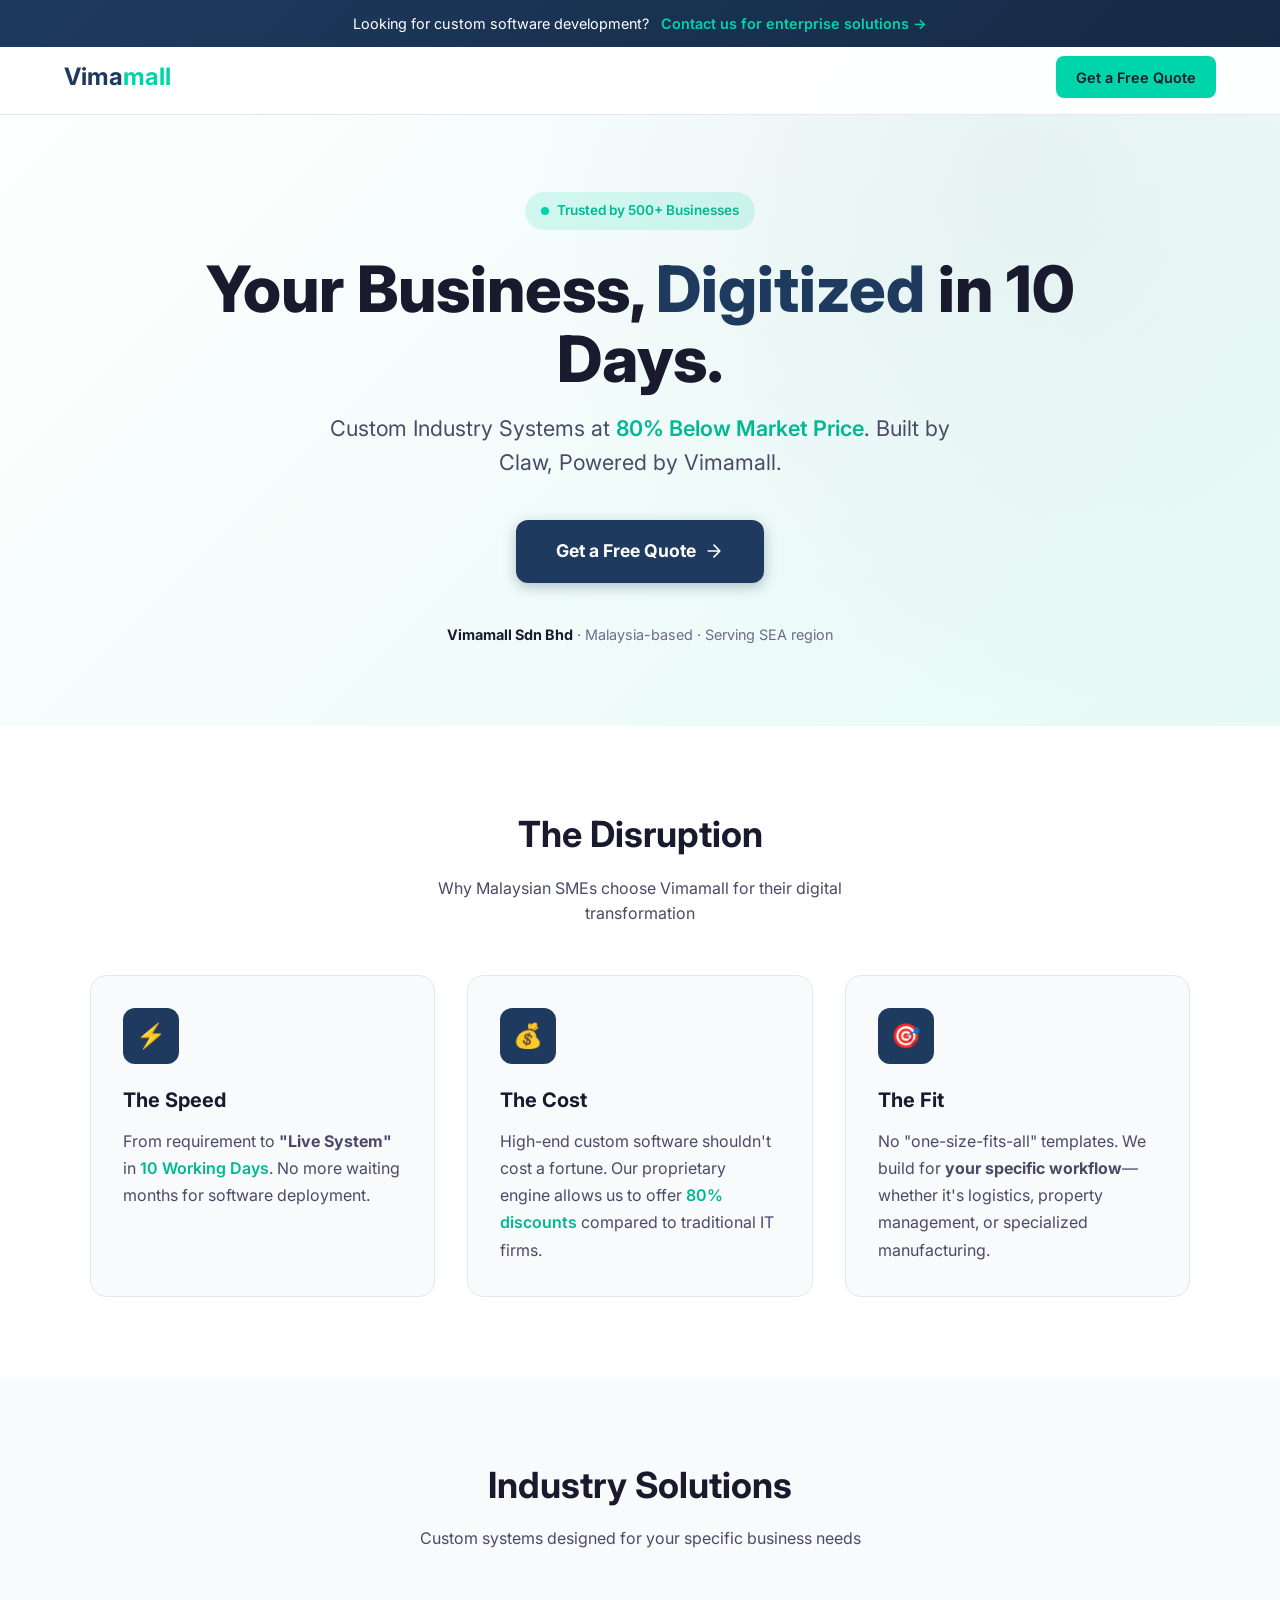
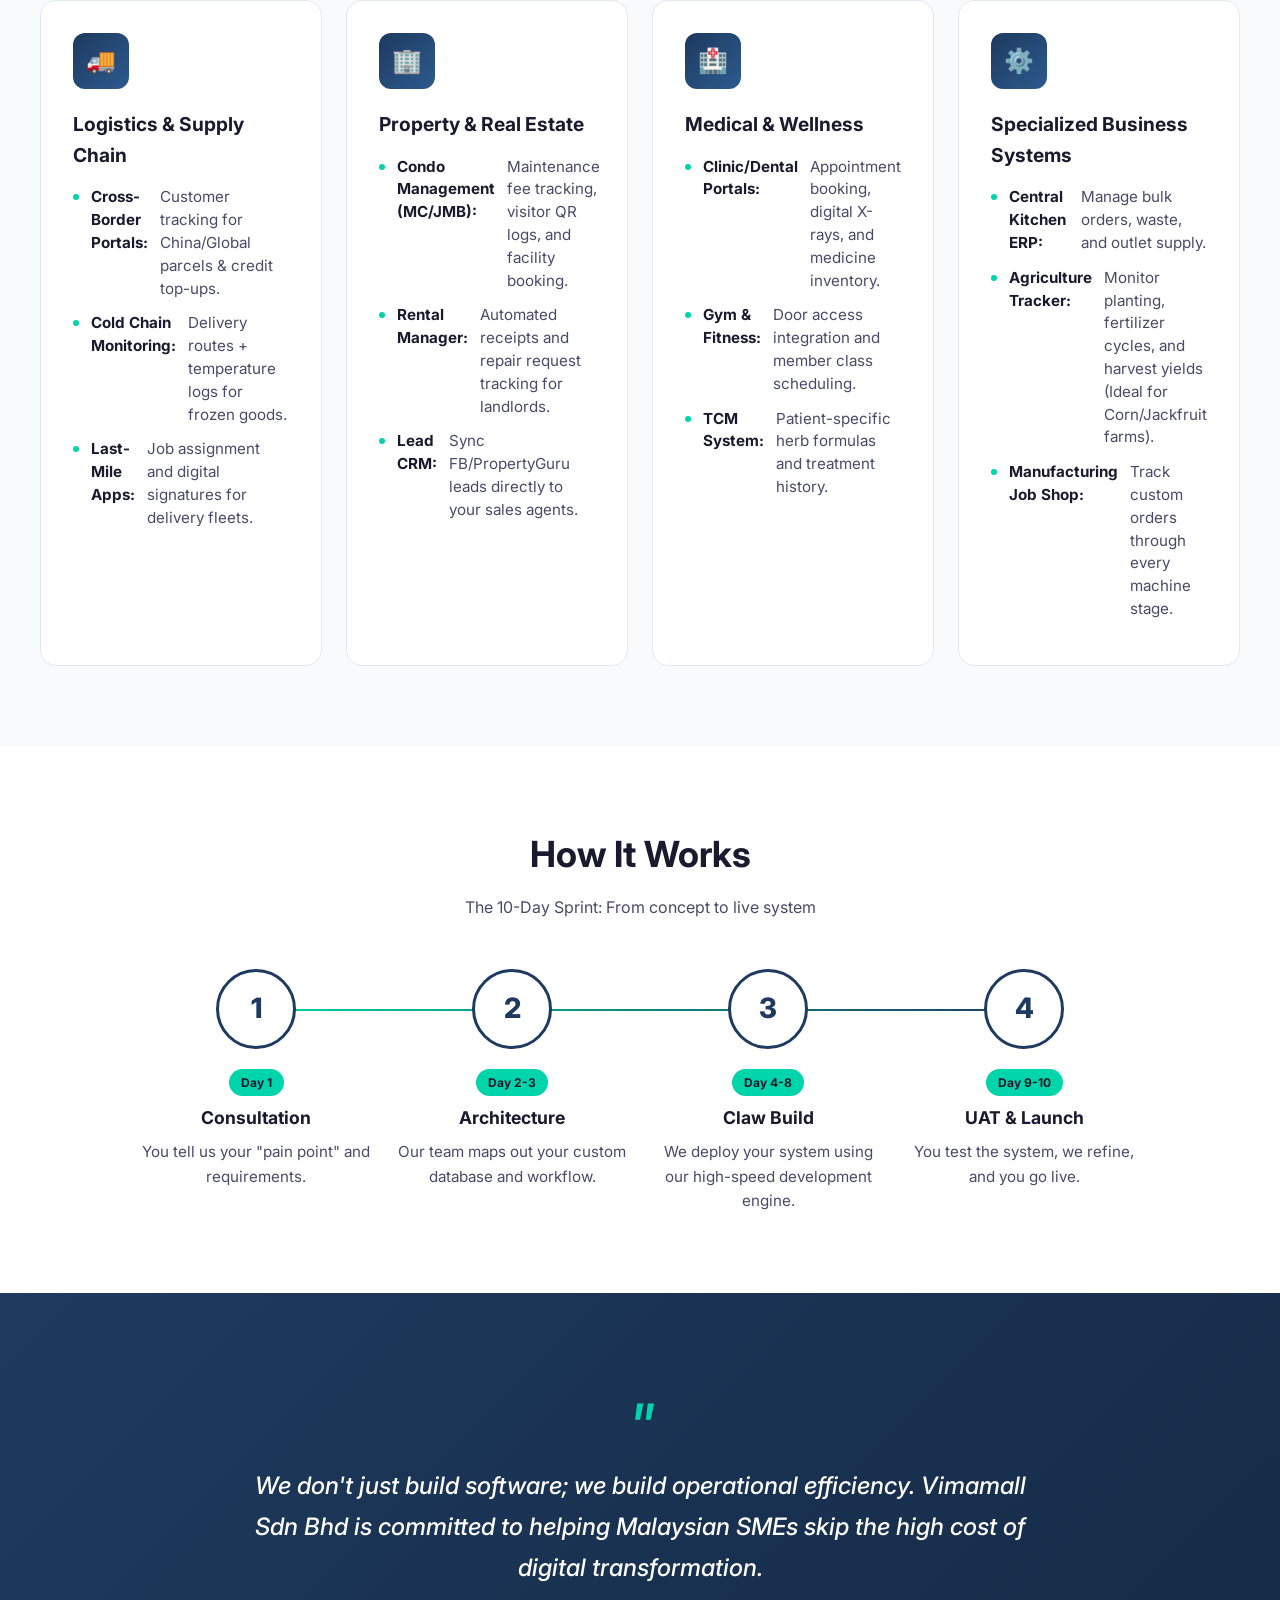
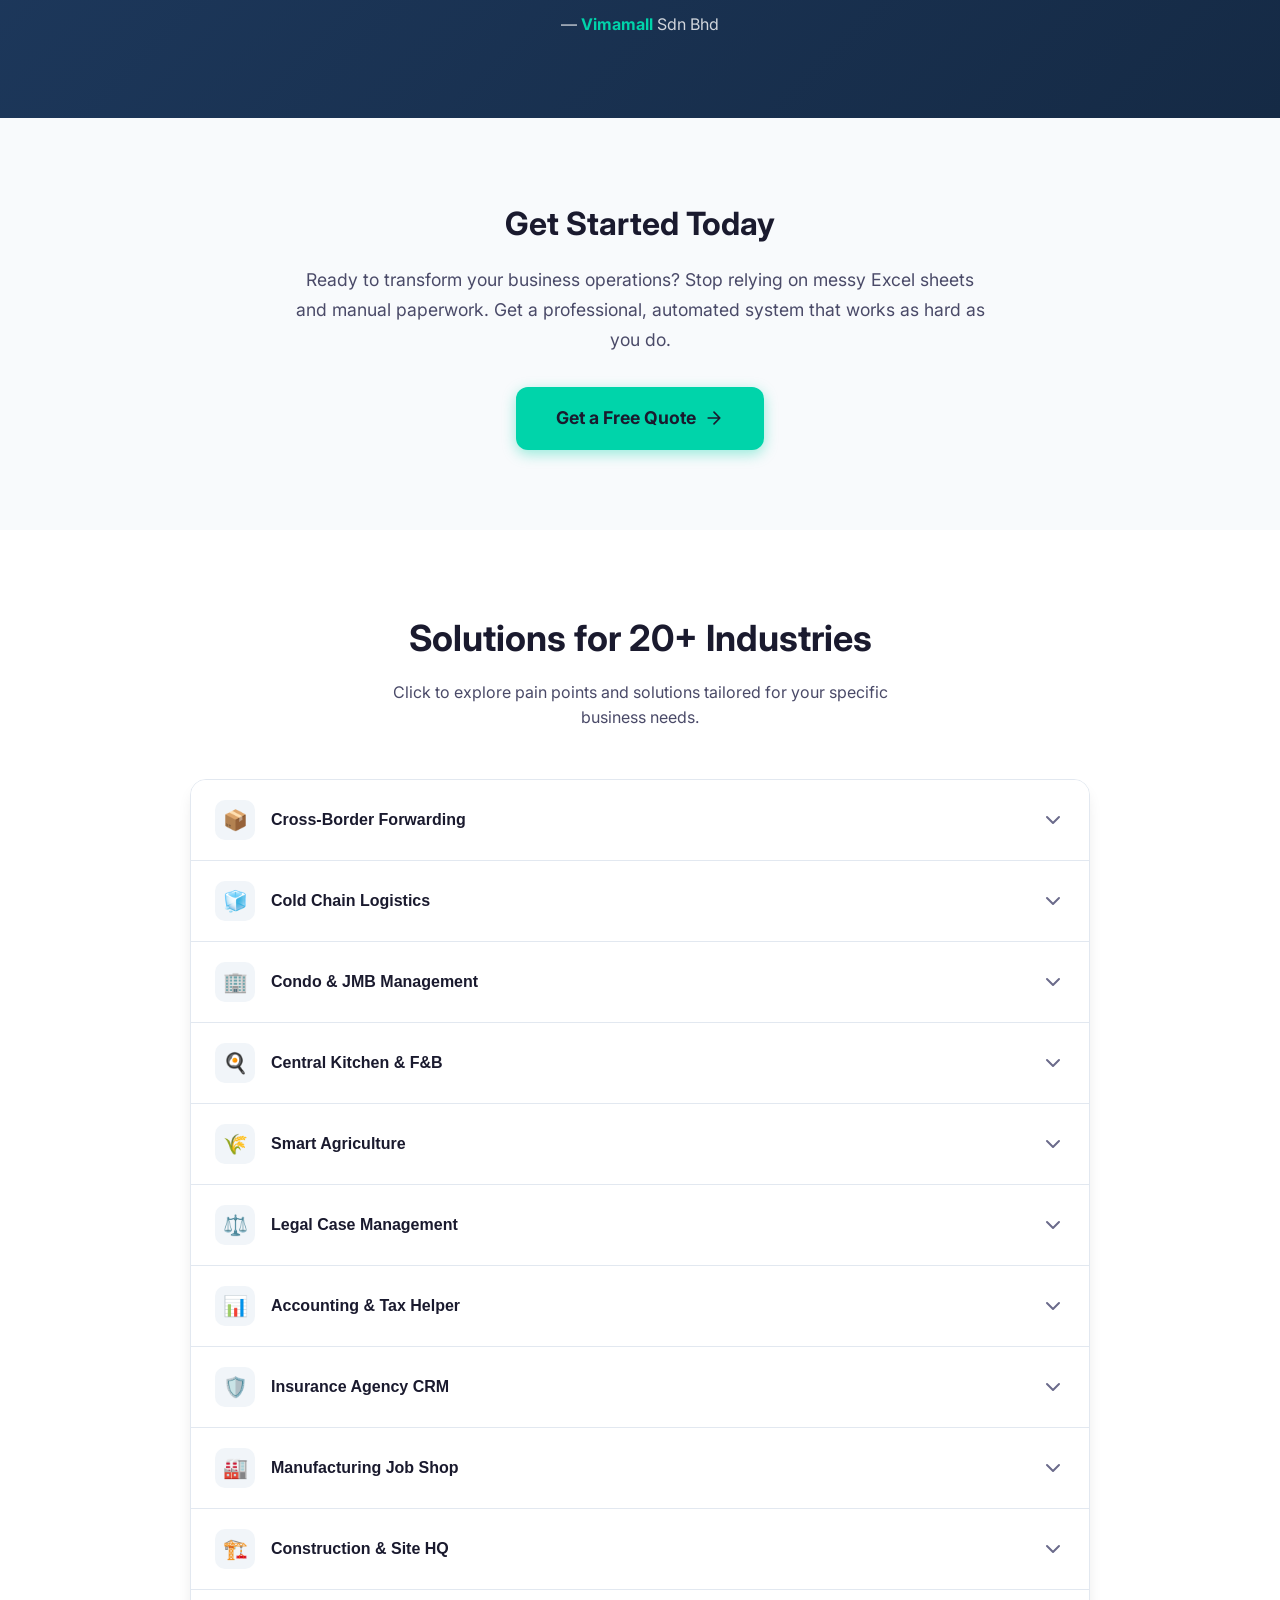
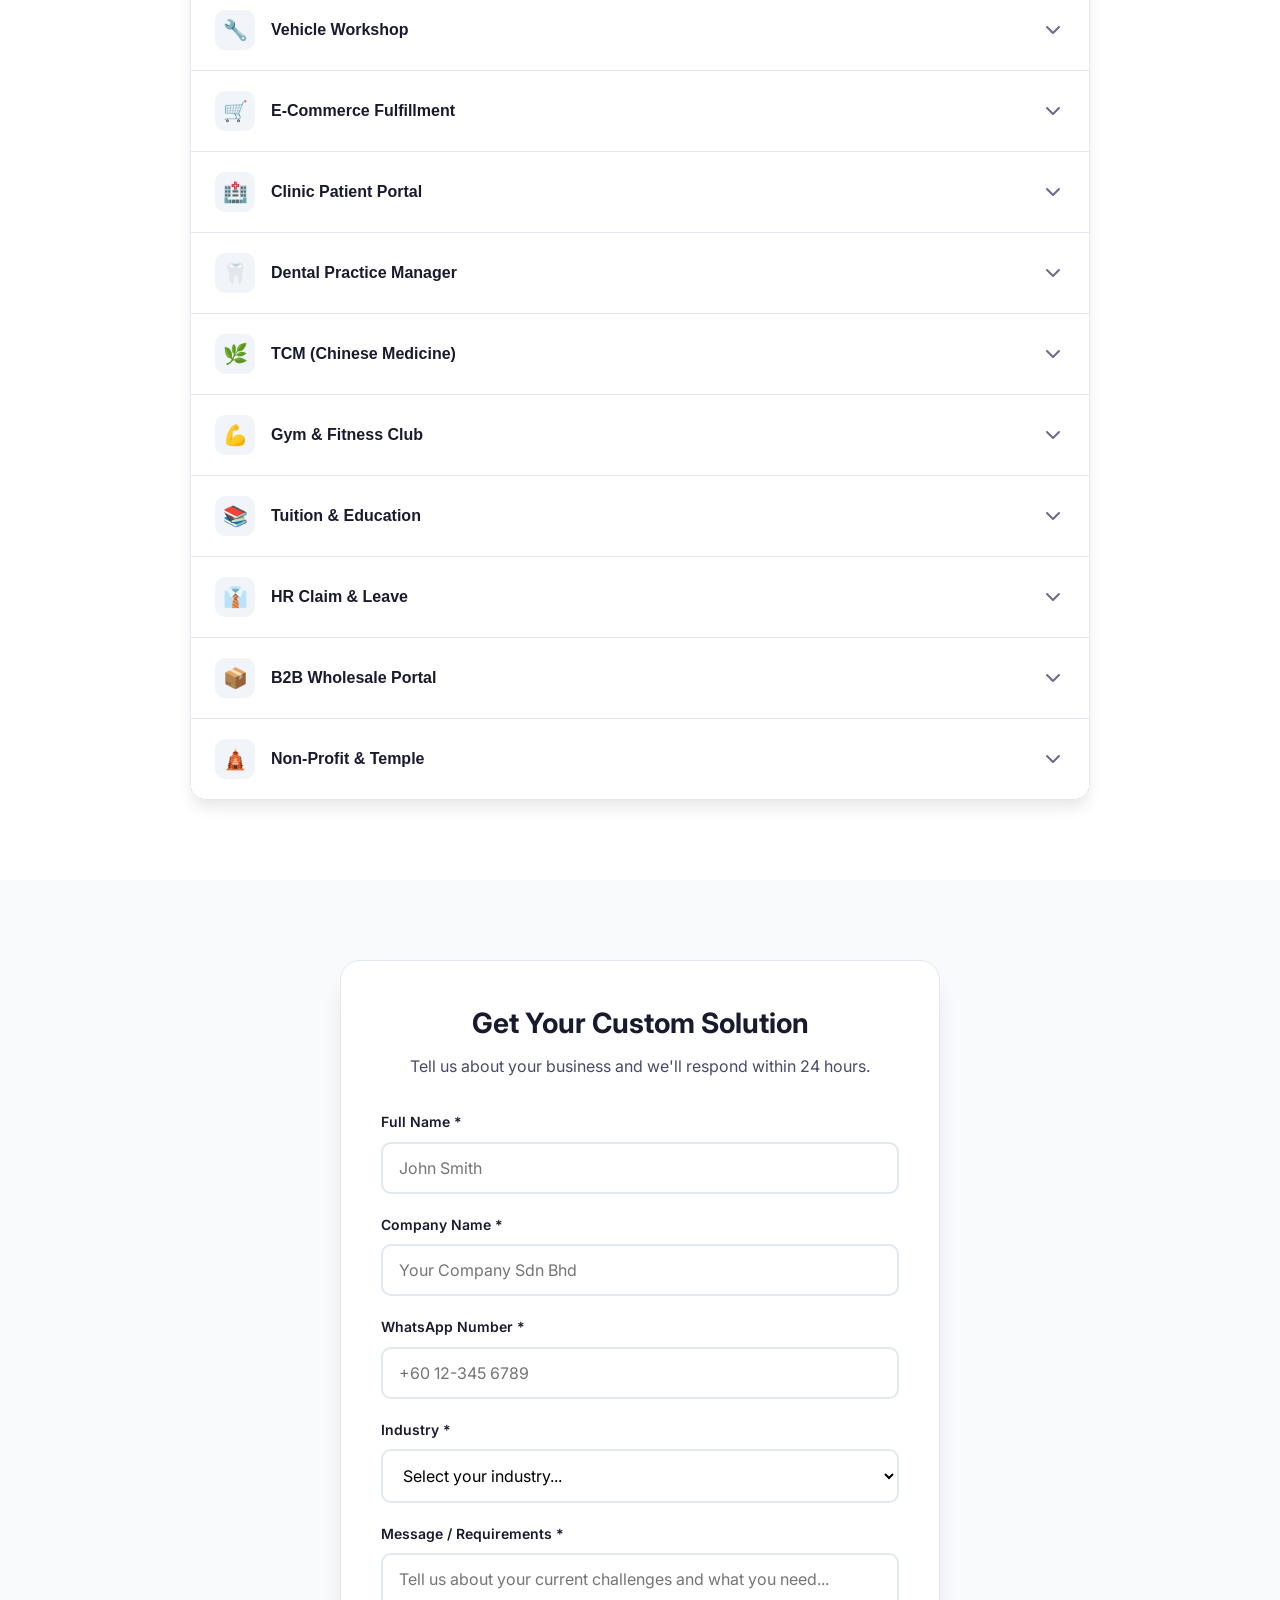
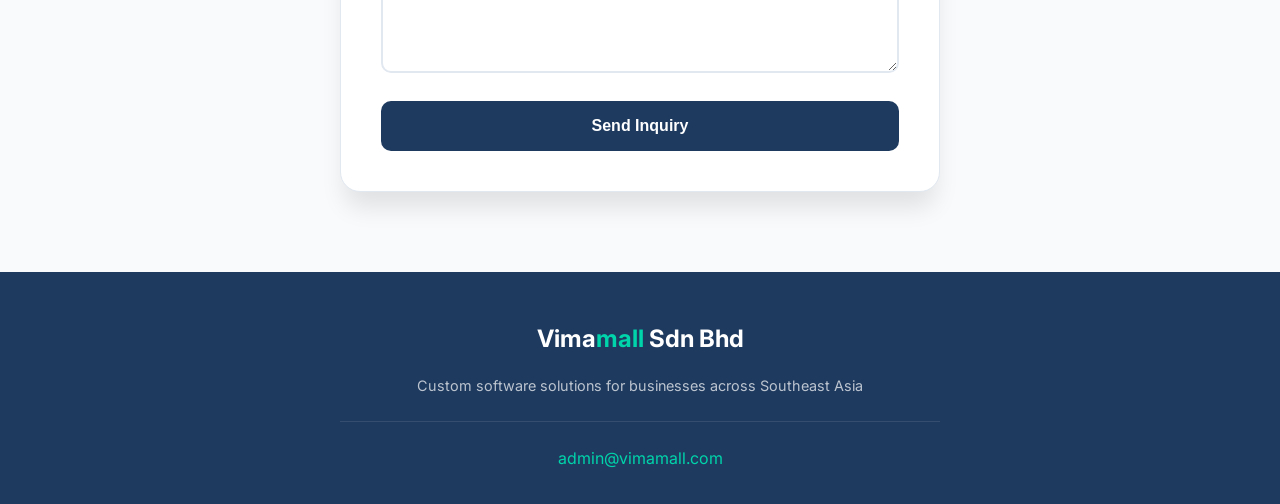
<file: sites/easyclaw.it.com/industries/index.html>
<!DOCTYPE html>
<html lang="en">
<head>
    <meta charset="UTF-8">
    <meta name="viewport" content="width=device-width, initial-scale=1.0">
    <title>Your Business, Digitized in 10 Days | Vimamall Industry Solutions</title>
    <meta name="description" content="Custom Industry Systems at 80% Below Market Price. Built by Claw, Powered by Vimamall. 10-day delivery guarantee.">
    <link rel="preconnect" href="https://fonts.googleapis.com">
    <link rel="preconnect" href="https://fonts.gstatic.com" crossorigin>
    <link href="https://fonts.googleapis.com/css2?family=Inter:wght@400;500;600;700&display=swap" rel="stylesheet">
    <style>
        * {
            margin: 0;
            padding: 0;
            box-sizing: border-box;
        }

        :root {
            --primary: #1e3a5f;
            --primary-dark: #152a45;
            --primary-light: #2d5a8f;
            --accent: #00d4aa;
            --accent-dark: #00b894;
            --accent-light: #e6faf6;
            --text-dark: #1a1a2e;
            --text-medium: #4a4a68;
            --text-light: #6b6b8b;
            --bg-white: #ffffff;
            --bg-light: #f8fafc;
            --bg-gray: #f1f5f9;
            --border: #e2e8f0;
            --shadow-sm: 0 1px 2px 0 rgba(0, 0, 0, 0.05);
            --shadow-md: 0 4px 6px -1px rgba(0, 0, 0, 0.1);
            --shadow-lg: 0 10px 15px -3px rgba(0, 0, 0, 0.1);
            --shadow-xl: 0 20px 25px -5px rgba(0, 0, 0, 0.1);
        }

        html {
            scroll-behavior: smooth;
        }

        body {
            font-family: 'Inter', -apple-system, BlinkMacSystemFont, sans-serif;
            color: var(--text-dark);
            line-height: 1.6;
            background: var(--bg-white);
        }

        /* Top Banner */
        .top-banner {
            background: linear-gradient(135deg, var(--primary) 0%, var(--primary-dark) 100%);
            color: white;
            padding: 0.75rem 1.5rem;
            text-align: center;
            font-size: 0.9rem;
            position: fixed;
            top: 0;
            left: 0;
            right: 0;
            z-index: 1001;
        }

        .top-banner a {
            color: var(--accent);
            text-decoration: none;
            font-weight: 600;
            margin-left: 0.5rem;
        }

        .top-banner a:hover {
            text-decoration: underline;
        }

        /* Header */
        .header {
            position: fixed;
            top: 40px;
            left: 0;
            right: 0;
            background: rgba(255, 255, 255, 0.95);
            backdrop-filter: blur(10px);
            border-bottom: 1px solid var(--border);
            z-index: 1000;
            padding: 1rem 0;
        }

        .header-content {
            max-width: 1200px;
            margin: 0 auto;
            padding: 0 1.5rem;
            display: flex;
            justify-content: space-between;
            align-items: center;
        }

        .logo {
            font-size: 1.5rem;
            font-weight: 700;
            color: var(--primary);
        }

        .logo span {
            color: var(--accent);
        }

        .nav-cta {
            background: var(--accent);
            color: var(--text-dark);
            padding: 0.6rem 1.25rem;
            border-radius: 8px;
            text-decoration: none;
            font-weight: 600;
            font-size: 0.9rem;
            transition: all 0.2s;
        }

        .nav-cta:hover {
            background: var(--accent-dark);
            transform: translateY(-1px);
        }

        /* Hero Section */
        .hero {
            padding: 12rem 1.5rem 5rem;
            background: linear-gradient(135deg, var(--bg-white) 0%, var(--accent-light) 100%);
            position: relative;
            overflow: hidden;
        }

        .hero::before {
            content: '';
            position: absolute;
            top: -50%;
            right: -20%;
            width: 80%;
            height: 150%;
            background: radial-gradient(ellipse, rgba(30, 58, 95, 0.05) 0%, transparent 70%);
            pointer-events: none;
        }

        .hero-content {
            max-width: 900px;
            margin: 0 auto;
            text-align: center;
            position: relative;
            z-index: 1;
        }

        .hero-badge {
            display: inline-flex;
            align-items: center;
            gap: 0.5rem;
            background: rgba(0, 212, 170, 0.15);
            color: var(--accent-dark);
            padding: 0.5rem 1rem;
            border-radius: 50px;
            font-size: 0.85rem;
            font-weight: 600;
            margin-bottom: 1.5rem;
        }

        .hero-badge::before {
            content: '';
            width: 8px;
            height: 8px;
            background: var(--accent);
            border-radius: 50%;
            animation: pulse 2s infinite;
        }

        @keyframes pulse {
            0%, 100% { opacity: 1; }
            50% { opacity: 0.5; }
        }

        .hero h1 {
            font-size: clamp(2.5rem, 6vw, 4rem);
            font-weight: 800;
            color: var(--text-dark);
            margin-bottom: 1rem;
            line-height: 1.1;
        }

        .hero h1 span {
            color: var(--primary);
        }

        .hero-subtitle {
            font-size: 1.35rem;
            color: var(--text-medium);
            max-width: 650px;
            margin: 0 auto 2.5rem;
        }

        .hero-cta {
            display: inline-flex;
            align-items: center;
            gap: 0.5rem;
            background: var(--primary);
            color: white;
            padding: 1.1rem 2.5rem;
            border-radius: 12px;
            text-decoration: none;
            font-weight: 700;
            font-size: 1.1rem;
            transition: all 0.2s;
            box-shadow: 0 4px 14px rgba(30, 58, 95, 0.3);
        }

        .hero-cta:hover {
            background: var(--primary-dark);
            transform: translateY(-2px);
            box-shadow: 0 6px 20px rgba(30, 58, 95, 0.4);
        }

        .hero-trust {
            margin-top: 2.5rem;
            color: var(--text-light);
            font-size: 0.9rem;
        }

        .hero-trust strong {
            color: var(--text-dark);
        }

        /* Why Us Section */
        .why-us {
            padding: 5rem 1.5rem;
            background: var(--bg-white);
        }

        .why-us-content {
            max-width: 1100px;
            margin: 0 auto;
        }

        .section-header {
            text-align: center;
            margin-bottom: 3rem;
        }

        .section-header h2 {
            font-size: 2.25rem;
            font-weight: 700;
            color: var(--text-dark);
            margin-bottom: 0.75rem;
        }

        .section-header p {
            color: var(--text-medium);
            max-width: 500px;
            margin: 0 auto;
        }

        .disruption-grid {
            display: grid;
            grid-template-columns: repeat(auto-fit, minmax(300px, 1fr));
            gap: 2rem;
        }

        .disruption-card {
            background: var(--bg-light);
            border-radius: 16px;
            padding: 2rem;
            border: 1px solid var(--border);
            transition: all 0.3s;
        }

        .disruption-card:hover {
            border-color: var(--accent);
            transform: translateY(-4px);
            box-shadow: var(--shadow-lg);
        }

        .disruption-icon {
            width: 56px;
            height: 56px;
            background: var(--primary);
            border-radius: 12px;
            display: flex;
            align-items: center;
            justify-content: center;
            font-size: 1.5rem;
            margin-bottom: 1.25rem;
        }

        .disruption-card h3 {
            font-size: 1.25rem;
            font-weight: 700;
            color: var(--text-dark);
            margin-bottom: 0.75rem;
        }

        .disruption-card p {
            color: var(--text-medium);
            line-height: 1.7;
        }

        .highlight {
            color: var(--accent-dark);
            font-weight: 600;
        }

        /* Industry Solutions Section */
        .solutions {
            padding: 5rem 1.5rem;
            background: var(--bg-light);
        }

        .solutions-content {
            max-width: 1200px;
            margin: 0 auto;
        }

        .solutions-grid {
            display: grid;
            grid-template-columns: repeat(auto-fit, minmax(280px, 1fr));
            gap: 1.5rem;
        }

        .solution-card {
            background: white;
            border-radius: 16px;
            padding: 2rem;
            border: 1px solid var(--border);
            transition: all 0.3s;
        }

        .solution-card:hover {
            border-color: var(--primary);
            transform: translateY(-4px);
            box-shadow: var(--shadow-xl);
        }

        .solution-icon {
            width: 56px;
            height: 56px;
            background: linear-gradient(135deg, var(--primary) 0%, var(--primary-light) 100%);
            border-radius: 12px;
            display: flex;
            align-items: center;
            justify-content: center;
            font-size: 1.5rem;
            margin-bottom: 1.25rem;
        }

        .solution-card h3 {
            font-size: 1.2rem;
            font-weight: 700;
            color: var(--text-dark);
            margin-bottom: 1rem;
        }

        .solution-features {
            list-style: none;
        }

        .solution-features li {
            display: flex;
            align-items: flex-start;
            gap: 0.75rem;
            color: var(--text-medium);
            font-size: 0.95rem;
            margin-bottom: 0.75rem;
            line-height: 1.5;
        }

        .solution-features li::before {
            content: '';
            width: 6px;
            height: 6px;
            background: var(--accent);
            border-radius: 50%;
            margin-top: 0.5rem;
            flex-shrink: 0;
        }

        .solution-features strong {
            color: var(--text-dark);
        }

        /* How It Works Section */
        .how-it-works {
            padding: 5rem 1.5rem;
            background: var(--bg-white);
        }

        .how-it-works-content {
            max-width: 1000px;
            margin: 0 auto;
        }

        .timeline {
            display: grid;
            grid-template-columns: repeat(auto-fit, minmax(220px, 1fr));
            gap: 1.5rem;
            position: relative;
        }

        .timeline::before {
            content: '';
            position: absolute;
            top: 40px;
            left: 10%;
            right: 10%;
            height: 2px;
            background: linear-gradient(90deg, var(--accent) 0%, var(--primary) 100%);
            z-index: 0;
        }

        @media (max-width: 768px) {
            .timeline::before {
                display: none;
            }
        }

        .timeline-item {
            text-align: center;
            position: relative;
            z-index: 1;
        }

        .timeline-number {
            width: 80px;
            height: 80px;
            background: white;
            border: 3px solid var(--primary);
            border-radius: 50%;
            display: flex;
            align-items: center;
            justify-content: center;
            font-size: 1.75rem;
            font-weight: 800;
            color: var(--primary);
            margin: 0 auto 1.25rem;
        }

        .timeline-item h3 {
            font-size: 1.1rem;
            font-weight: 700;
            color: var(--text-dark);
            margin-bottom: 0.5rem;
        }

        .timeline-item p {
            color: var(--text-medium);
            font-size: 0.95rem;
            line-height: 1.6;
        }

        .timeline-day {
            display: inline-block;
            background: var(--accent);
            color: var(--text-dark);
            padding: 0.25rem 0.75rem;
            border-radius: 20px;
            font-size: 0.75rem;
            font-weight: 700;
            margin-bottom: 0.5rem;
        }

        /* Trust Section */
        .trust {
            padding: 5rem 1.5rem;
            background: linear-gradient(135deg, var(--primary) 0%, var(--primary-dark) 100%);
        }

        .trust-content {
            max-width: 800px;
            margin: 0 auto;
            text-align: center;
        }

        .trust-quote {
            font-size: 1.5rem;
            font-weight: 500;
            color: white;
            line-height: 1.7;
            font-style: italic;
        }

        .trust-quote::before {
            content: '"';
            font-size: 4rem;
            color: var(--accent);
            display: block;
            margin-bottom: -1rem;
        }

        .trust-author {
            margin-top: 1.5rem;
            color: rgba(255, 255, 255, 0.8);
            font-size: 1rem;
        }

        .trust-author strong {
            color: var(--accent);
        }

        /* Get Started Section */
        .get-started {
            padding: 5rem 1.5rem;
            background: var(--bg-light);
        }

        .get-started-content {
            max-width: 700px;
            margin: 0 auto;
            text-align: center;
        }

        .get-started h2 {
            font-size: 2rem;
            font-weight: 700;
            color: var(--text-dark);
            margin-bottom: 1rem;
        }

        .get-started p {
            color: var(--text-medium);
            font-size: 1.1rem;
            margin-bottom: 2rem;
            line-height: 1.7;
        }

        .get-started-cta {
            display: inline-flex;
            align-items: center;
            gap: 0.5rem;
            background: var(--accent);
            color: var(--text-dark);
            padding: 1.1rem 2.5rem;
            border-radius: 12px;
            text-decoration: none;
            font-weight: 700;
            font-size: 1.1rem;
            transition: all 0.2s;
            box-shadow: 0 4px 14px rgba(0, 212, 170, 0.4);
        }

        .get-started-cta:hover {
            background: var(--accent-dark);
            transform: translateY(-2px);
            box-shadow: 0 6px 20px rgba(0, 212, 170, 0.5);
        }

        /* Industries Accordion Section */
        .industries {
            padding: 5rem 1.5rem;
            background: var(--bg-white);
        }

        .industries-content {
            max-width: 900px;
            margin: 0 auto;
        }

        .accordion {
            background: white;
            border-radius: 16px;
            overflow: hidden;
            box-shadow: var(--shadow-lg);
            border: 1px solid var(--border);
        }

        .accordion-item {
            border-bottom: 1px solid var(--border);
        }

        .accordion-item:last-child {
            border-bottom: none;
        }

        .accordion-header {
            width: 100%;
            padding: 1.25rem 1.5rem;
            display: flex;
            justify-content: space-between;
            align-items: center;
            background: white;
            border: none;
            cursor: pointer;
            text-align: left;
            transition: background 0.2s;
        }

        .accordion-header:hover {
            background: var(--bg-light);
        }

        .accordion-header.active {
            background: var(--bg-light);
        }

        .accordion-title {
            display: flex;
            align-items: center;
            gap: 1rem;
        }

        .accordion-icon {
            width: 40px;
            height: 40px;
            background: var(--bg-gray);
            border-radius: 10px;
            display: flex;
            align-items: center;
            justify-content: center;
            font-size: 1.25rem;
            flex-shrink: 0;
        }

        .accordion-header.active .accordion-icon {
            background: var(--primary);
        }

        .accordion-header h3 {
            font-size: 1rem;
            font-weight: 600;
            color: var(--text-dark);
        }

        .accordion-header.active h3 {
            color: var(--primary);
        }

        .accordion-chevron {
            width: 24px;
            height: 24px;
            transition: transform 0.3s;
            color: var(--text-light);
        }

        .accordion-header.active .accordion-chevron {
            transform: rotate(180deg);
            color: var(--primary);
        }

        .accordion-content {
            max-height: 0;
            overflow: hidden;
            transition: max-height 0.3s ease-out, padding 0.3s;
            background: white;
        }

        .accordion-content.open {
            max-height: 500px;
            padding: 0 1.5rem 1.5rem;
        }

        .accordion-body {
            display: grid;
            gap: 1.25rem;
        }

        .pain-point, .solution-features-box {
            padding: 1rem;
            border-radius: 10px;
        }

        .pain-point {
            background: #fef2f2;
            border-left: 4px solid #ef4444;
        }

        .pain-point-label {
            font-size: 0.75rem;
            font-weight: 700;
            color: #dc2626;
            text-transform: uppercase;
            letter-spacing: 0.5px;
            margin-bottom: 0.5rem;
        }

        .pain-point-text {
            color: #7f1d1d;
            font-size: 0.95rem;
        }

        .solution-features-box {
            background: #f0fdf4;
            border-left: 4px solid #22c55e;
        }

        .solution-label {
            font-size: 0.75rem;
            font-weight: 700;
            color: #16a34a;
            text-transform: uppercase;
            letter-spacing: 0.5px;
            margin-bottom: 0.5rem;
        }

        .solution-features-box ul {
            list-style: none;
            display: grid;
            gap: 0.5rem;
        }

        .solution-features-box li {
            display: flex;
            align-items: flex-start;
            gap: 0.5rem;
            color: #14532d;
            font-size: 0.95rem;
        }

        .solution-features-box li::before {
            content: '✓';
            color: #22c55e;
            font-weight: 700;
            flex-shrink: 0;
        }

        /* Inquiry Form Section */
        .inquiry {
            padding: 5rem 1.5rem;
            background: var(--bg-light);
        }

        .inquiry-content {
            max-width: 600px;
            margin: 0 auto;
        }

        .form-container {
            background: white;
            border-radius: 20px;
            padding: 2.5rem;
            box-shadow: var(--shadow-xl);
            border: 1px solid var(--border);
        }

        .form-header {
            text-align: center;
            margin-bottom: 2rem;
        }

        .form-header h2 {
            font-size: 1.75rem;
            font-weight: 700;
            color: var(--text-dark);
            margin-bottom: 0.5rem;
        }

        .form-header p {
            color: var(--text-medium);
        }

        .form-group {
            margin-bottom: 1.25rem;
        }

        .form-group label {
            display: block;
            font-size: 0.875rem;
            font-weight: 600;
            color: var(--text-dark);
            margin-bottom: 0.5rem;
        }

        .form-group input,
        .form-group select,
        .form-group textarea {
            width: 100%;
            padding: 0.875rem 1rem;
            border: 2px solid var(--border);
            border-radius: 10px;
            font-size: 1rem;
            font-family: inherit;
            transition: border-color 0.2s, box-shadow 0.2s;
            background: white;
        }

        .form-group input:focus,
        .form-group select:focus,
        .form-group textarea:focus {
            outline: none;
            border-color: var(--primary);
            box-shadow: 0 0 0 3px rgba(30, 58, 95, 0.1);
        }

        .form-group textarea {
            resize: vertical;
            min-height: 120px;
        }

        .form-submit {
            width: 100%;
            padding: 1rem;
            background: var(--primary);
            color: white;
            border: none;
            border-radius: 10px;
            font-size: 1rem;
            font-weight: 700;
            cursor: pointer;
            transition: all 0.2s;
        }

        .form-submit:hover {
            background: var(--primary-dark);
            transform: translateY(-2px);
        }

        .form-submit:disabled {
            background: var(--text-light);
            cursor: not-allowed;
            transform: none;
        }

        /* Success Message */
        .success-message {
            display: none;
            text-align: center;
            padding: 2rem;
        }

        .success-message.show {
            display: block;
        }

        .success-icon {
            width: 80px;
            height: 80px;
            background: var(--accent);
            border-radius: 50%;
            display: flex;
            align-items: center;
            justify-content: center;
            margin: 0 auto 1.5rem;
            font-size: 2.5rem;
        }

        .success-message h3 {
            font-size: 1.5rem;
            font-weight: 700;
            color: var(--text-dark);
            margin-bottom: 0.75rem;
        }

        .success-message p {
            color: var(--text-medium);
        }

        /* Footer */
        .footer {
            background: var(--primary);
            color: white;
            padding: 3rem 1.5rem 2rem;
            text-align: center;
        }

        .footer-content {
            max-width: 600px;
            margin: 0 auto;
        }

        .footer-logo {
            font-size: 1.5rem;
            font-weight: 700;
            margin-bottom: 1rem;
        }

        .footer-logo span {
            color: var(--accent);
        }

        .footer p {
            color: rgba(255, 255, 255, 0.7);
            font-size: 0.9rem;
        }

        .footer-contact {
            margin-top: 1.5rem;
            padding-top: 1.5rem;
            border-top: 1px solid rgba(255, 255, 255, 0.1);
        }

        .footer-contact a {
            color: var(--accent);
            text-decoration: none;
        }

        /* Sticky CTA (mobile) */
        .sticky-cta {
            display: none;
            position: fixed;
            bottom: 0;
            left: 0;
            right: 0;
            background: white;
            padding: 1rem;
            border-top: 1px solid var(--border);
            box-shadow: 0 -4px 20px rgba(0, 0, 0, 0.1);
            z-index: 999;
        }

        .sticky-cta a {
            display: block;
            background: var(--accent);
            color: var(--text-dark);
            text-align: center;
            padding: 1rem;
            border-radius: 10px;
            text-decoration: none;
            font-weight: 700;
        }

        /* Responsive */
        @media (max-width: 768px) {
            .top-banner {
                font-size: 0.8rem;
                padding: 0.5rem 1rem;
            }

            .header {
                top: 36px;
            }

            .hero {
                padding: 10rem 1rem 4rem;
            }

            .why-us, .solutions, .how-it-works, .trust, .get-started, .industries, .inquiry {
                padding: 3rem 1rem;
            }

            .disruption-grid {
                grid-template-columns: 1fr;
            }

            .solutions-grid {
                grid-template-columns: 1fr;
            }

            .timeline {
                grid-template-columns: 1fr;
            }

            .accordion-header {
                padding: 1rem;
            }

            .accordion-icon {
                width: 36px;
                height: 36px;
                font-size: 1rem;
            }

            .accordion-title h3 {
                font-size: 0.9rem;
            }

            .form-container {
                padding: 1.5rem;
            }

            .sticky-cta {
                display: block;
            }

            body {
                padding-bottom: 80px;
            }
        }

        /* Loading spinner */
        .spinner {
            display: inline-block;
            width: 20px;
            height: 20px;
            border: 2px solid rgba(255, 255, 255, 0.3);
            border-radius: 50%;
            border-top-color: white;
            animation: spin 1s ease-in-out infinite;
        }

        @keyframes spin {
            to { transform: rotate(360deg); }
        }
    </style>
</head>
<body>
    <!-- Top Banner -->
    <div class="top-banner">
        Looking for custom software development? 
        <a href="mailto:admin@vimamall.com">Contact us for enterprise solutions →</a>
    </div>

    <!-- Header -->
    <header class="header">
        <div class="header-content">
            <div class="logo">Vima<span>mall</span></div>
            <a href="#inquiry" class="nav-cta">Get a Free Quote</a>
        </div>
    </header>

    <!-- Hero Section -->
    <section class="hero" id="hero">
        <div class="hero-content">
            <div class="hero-badge">Trusted by 500+ Businesses</div>
            <h1>Your Business, <span>Digitized</span> in 10 Days.</h1>
            <p class="hero-subtitle">Custom Industry Systems at <span class="highlight">80% Below Market Price</span>. Built by Claw, Powered by Vimamall.</p>
            <a href="#inquiry" class="hero-cta">
                Get a Free Quote
                <svg width="20" height="20" viewBox="0 0 24 24" fill="none" stroke="currentColor" stroke-width="2" stroke-linecap="round" stroke-linejoin="round">
                    <path d="M5 12h14M12 5l7 7-7 7"/>
                </svg>
            </a>
            <p class="hero-trust">
                <strong>Vimamall Sdn Bhd</strong> · Malaysia-based · Serving SEA region
            </p>
        </div>
    </section>

    <!-- Section 1: The Disruption (Why Us?) -->
    <section class="why-us" id="why-us">
        <div class="why-us-content">
            <div class="section-header">
                <h2>The Disruption</h2>
                <p>Why Malaysian SMEs choose Vimamall for their digital transformation</p>
            </div>
            <div class="disruption-grid">
                <div class="disruption-card">
                    <div class="disruption-icon">⚡</div>
                    <h3>The Speed</h3>
                    <p>From requirement to <strong>"Live System"</strong> in <span class="highlight">10 Working Days</span>. No more waiting months for software deployment.</p>
                </div>
                <div class="disruption-card">
                    <div class="disruption-icon">💰</div>
                    <h3>The Cost</h3>
                    <p>High-end custom software shouldn't cost a fortune. Our proprietary engine allows us to offer <span class="highlight">80% discounts</span> compared to traditional IT firms.</p>
                </div>
                <div class="disruption-card">
                    <div class="disruption-icon">🎯</div>
                    <h3>The Fit</h3>
                    <p>No "one-size-fits-all" templates. We build for <strong>your specific workflow</strong>—whether it's logistics, property management, or specialized manufacturing.</p>
                </div>
            </div>
        </div>
    </section>

    <!-- Section 2: Industry Solutions -->
    <section class="solutions" id="solutions">
        <div class="solutions-content">
            <div class="section-header">
                <h2>Industry Solutions</h2>
                <p>Custom systems designed for your specific business needs</p>
            </div>
            <div class="solutions-grid">
                <!-- Logistics & Supply Chain -->
                <div class="solution-card">
                    <div class="solution-icon">🚚</div>
                    <h3>Logistics & Supply Chain</h3>
                    <ul class="solution-features">
                        <li><strong>Cross-Border Portals:</strong> Customer tracking for China/Global parcels & credit top-ups.</li>
                        <li><strong>Cold Chain Monitoring:</strong> Delivery routes + temperature logs for frozen goods.</li>
                        <li><strong>Last-Mile Apps:</strong> Job assignment and digital signatures for delivery fleets.</li>
                    </ul>
                </div>
                <!-- Property & Real Estate -->
                <div class="solution-card">
                    <div class="solution-icon">🏢</div>
                    <h3>Property & Real Estate</h3>
                    <ul class="solution-features">
                        <li><strong>Condo Management (MC/JMB):</strong> Maintenance fee tracking, visitor QR logs, and facility booking.</li>
                        <li><strong>Rental Manager:</strong> Automated receipts and repair request tracking for landlords.</li>
                        <li><strong>Lead CRM:</strong> Sync FB/PropertyGuru leads directly to your sales agents.</li>
                    </ul>
                </div>
                <!-- Medical & Wellness -->
                <div class="solution-card">
                    <div class="solution-icon">🏥</div>
                    <h3>Medical & Wellness</h3>
                    <ul class="solution-features">
                        <li><strong>Clinic/Dental Portals:</strong> Appointment booking, digital X-rays, and medicine inventory.</li>
                        <li><strong>Gym & Fitness:</strong> Door access integration and member class scheduling.</li>
                        <li><strong>TCM System:</strong> Patient-specific herb formulas and treatment history.</li>
                    </ul>
                </div>
                <!-- Specialized Business Systems -->
                <div class="solution-card">
                    <div class="solution-icon">⚙️</div>
                    <h3>Specialized Business Systems</h3>
                    <ul class="solution-features">
                        <li><strong>Central Kitchen ERP:</strong> Manage bulk orders, waste, and outlet supply.</li>
                        <li><strong>Agriculture Tracker:</strong> Monitor planting, fertilizer cycles, and harvest yields (Ideal for Corn/Jackfruit farms).</li>
                        <li><strong>Manufacturing Job Shop:</strong> Track custom orders through every machine stage.</li>
                    </ul>
                </div>
            </div>
        </div>
    </section>

    <!-- Section 3: How It Works (The 10-Day Sprint) -->
    <section class="how-it-works" id="how-it-works">
        <div class="how-it-works-content">
            <div class="section-header">
                <h2>How It Works</h2>
                <p>The 10-Day Sprint: From concept to live system</p>
            </div>
            <div class="timeline">
                <div class="timeline-item">
                    <div class="timeline-number">1</div>
                    <span class="timeline-day">Day 1</span>
                    <h3>Consultation</h3>
                    <p>You tell us your "pain point" and requirements.</p>
                </div>
                <div class="timeline-item">
                    <div class="timeline-number">2</div>
                    <span class="timeline-day">Day 2-3</span>
                    <h3>Architecture</h3>
                    <p>Our team maps out your custom database and workflow.</p>
                </div>
                <div class="timeline-item">
                    <div class="timeline-number">3</div>
                    <span class="timeline-day">Day 4-8</span>
                    <h3>Claw Build</h3>
                    <p>We deploy your system using our high-speed development engine.</p>
                </div>
                <div class="timeline-item">
                    <div class="timeline-number">4</div>
                    <span class="timeline-day">Day 9-10</span>
                    <h3>UAT & Launch</h3>
                    <p>You test the system, we refine, and you go live.</p>
                </div>
            </div>
        </div>
    </section>

    <!-- Section 4: Trust & Reliability -->
    <section class="trust">
        <div class="trust-content">
            <p class="trust-quote">We don't just build software; we build operational efficiency. Vimamall Sdn Bhd is committed to helping Malaysian SMEs skip the high cost of digital transformation.</p>
            <p class="trust-author">— <strong>Vimamall</strong> Sdn Bhd</p>
        </div>
    </section>

    <!-- Section 5: Get Started Today -->
    <section class="get-started" id="get-started">
        <div class="get-started-content">
            <h2>Get Started Today</h2>
            <p>Ready to transform your business operations? Stop relying on messy Excel sheets and manual paperwork. Get a professional, automated system that works as hard as you do.</p>
            <a href="#inquiry" class="get-started-cta">
                Get a Free Quote
                <svg width="20" height="20" viewBox="0 0 24 24" fill="none" stroke="currentColor" stroke-width="2" stroke-linecap="round" stroke-linejoin="round">
                    <path d="M5 12h14M12 5l7 7-7 7"/>
                </svg>
            </a>
        </div>
    </section>

    <!-- Section 6: 20 Industry Accordion -->
    <section class="industries" id="industries">
        <div class="industries-content">
            <div class="section-header">
                <h2>Solutions for 20+ Industries</h2>
                <p>Click to explore pain points and solutions tailored for your specific business needs.</p>
            </div>

            <div class="accordion" id="industriesAccordion">
                <!-- Industry 1 -->
                <div class="accordion-item">
                    <button class="accordion-header" data-index="0">
                        <div class="accordion-title">
                            <div class="accordion-icon">📦</div>
                            <h3>Cross-Border Forwarding</h3>
                        </div>
                        <svg class="accordion-chevron" viewBox="0 0 24 24" fill="none" stroke="currentColor" stroke-width="2" stroke-linecap="round" stroke-linejoin="round">
                            <polyline points="6 9 12 15 18 9"></polyline>
                        </svg>
                    </button>
                    <div class="accordion-content">
                        <div class="accordion-body">
                            <div class="pain-point">
                                <div class="pain-point-label">Pain Point</div>
                                <div class="pain-point-text">Messy WhatsApp/Excel tracking causing lost parcels and customer complaints.</div>
                            </div>
                            <div class="solution-features-box">
                                <div class="solution-label">Solution Features</div>
                                <ul>
                                    <li>China/Global parcel tracking system</li>
                                    <li>Automated shipping cost calculation</li>
                                    <li>Customer credit top-up portal</li>
                                </ul>
                            </div>
                        </div>
                    </div>
                </div>

                <!-- Industry 2 -->
                <div class="accordion-item">
                    <button class="accordion-header" data-index="1">
                        <div class="accordion-title">
                            <div class="accordion-icon">🧊</div>
                            <h3>Cold Chain Logistics</h3>
                        </div>
                        <svg class="accordion-chevron" viewBox="0 0 24 24" fill="none" stroke="currentColor" stroke-width="2" stroke-linecap="round" stroke-linejoin="round">
                            <polyline points="6 9 12 15 18 9"></polyline>
                        </svg>
                    </button>
                    <div class="accordion-content">
                        <div class="accordion-body">
                            <div class="pain-point">
                                <div class="pain-point-label">Pain Point</div>
                                <div class="pain-point-text">Spoiled goods due to temperature spikes during transit, causing massive losses.</div>
                            </div>
                            <div class="solution-features-box">
                                <div class="solution-label">Solution Features</div>
                                <ul>
                                    <li>Real-time temperature logging</li>
                                    <li>GPS route monitoring</li>
                                    <li>Delivery timestamp proof</li>
                                </ul>
                            </div>
                        </div>
                    </div>
                </div>

                <!-- Industry 3 -->
                <div class="accordion-item">
                    <button class="accordion-header" data-index="2">
                        <div class="accordion-title">
                            <div class="accordion-icon">🏢</div>
                            <h3>Condo & JMB Management</h3>
                        </div>
                        <svg class="accordion-chevron" viewBox="0 0 24 24" fill="none" stroke="currentColor" stroke-width="2" stroke-linecap="round" stroke-linejoin="round">
                            <polyline points="6 9 12 15 18 9"></polyline>
                        </svg>
                    </button>
                    <div class="accordion-content">
                        <div class="accordion-body">
                            <div class="pain-point">
                                <div class="pain-point-label">Pain Point</div>
                                <div class="pain-point-text">Low maintenance fee collection rates and manual visitor logbooks creating security gaps.</div>
                            </div>
                            <div class="solution-features-box">
                                <div class="solution-label">Solution Features</div>
                                <ul>
                                    <li>Maintenance fee dashboard with auto-reminders</li>
                                    <li>Facility booking system</li>
                                    <li>Visitor QR-pass system</li>
                                </ul>
                            </div>
                        </div>
                    </div>
                </div>

                <!-- Industry 4 -->
                <div class="accordion-item">
                    <button class="accordion-header" data-index="3">
                        <div class="accordion-title">
                            <div class="accordion-icon">🍳</div>
                            <h3>Central Kitchen & F&B</h3>
                        </div>
                        <svg class="accordion-chevron" viewBox="0 0 24 24" fill="none" stroke="currentColor" stroke-width="2" stroke-linecap="round" stroke-linejoin="round">
                            <polyline points="6 9 12 15 18 9"></polyline>
                        </svg>
                    </button>
                    <div class="accordion-content">
                        <div class="accordion-body">
                            <div class="pain-point">
                                <div class="pain-point-label">Pain Point</div>
                                <div class="pain-point-text">Ingredient wastage and outlet misorders leading to food cost inflation.</div>
                            </div>
                            <div class="solution-features-box">
                                <div class="solution-label">Solution Features</div>
                                <ul>
                                    <li>Bulk ingredient procurement module</li>
                                    <li>Production waste tracking</li>
                                    <li>Outlet-to-HQ ordering system</li>
                                </ul>
                            </div>
                        </div>
                    </div>
                </div>

                <!-- Industry 5 -->
                <div class="accordion-item">
                    <button class="accordion-header" data-index="4">
                        <div class="accordion-title">
                            <div class="accordion-icon">🌾</div>
                            <h3>Smart Agriculture</h3>
                        </div>
                        <svg class="accordion-chevron" viewBox="0 0 24 24" fill="none" stroke="currentColor" stroke-width="2" stroke-linecap="round" stroke-linejoin="round">
                            <polyline points="6 9 12 15 18 9"></polyline>
                        </svg>
                    </button>
                    <div class="accordion-content">
                        <div class="accordion-body">
                            <div class="pain-point">
                                <div class="pain-point-label">Pain Point</div>
                                <div class="pain-point-text">Unpredictable harvests causing cash flow problems and supply uncertainty.</div>
                            </div>
                            <div class="solution-features-box">
                                <div class="solution-label">Solution Features</div>
                                <ul>
                                    <li>Planting schedule optimizer</li>
                                    <li>Fertilizer cycle reminders</li>
                                    <li>Yield forecasting (Great for Corn/Jackfruit farms)</li>
                                </ul>
                            </div>
                        </div>
                    </div>
                </div>

                <!-- Industry 6 -->
                <div class="accordion-item">
                    <button class="accordion-header" data-index="5">
                        <div class="accordion-title">
                            <div class="accordion-icon">⚖️</div>
                            <h3>Legal Case Management</h3>
                        </div>
                        <svg class="accordion-chevron" viewBox="0 0 24 24" fill="none" stroke="currentColor" stroke-width="2" stroke-linecap="round" stroke-linejoin="round">
                            <polyline points="6 9 12 15 18 9"></polyline>
                        </svg>
                    </button>
                    <div class="accordion-content">
                        <div class="accordion-body">
                            <div class="pain-point">
                                <div class="pain-point-label">Pain Point</div>
                                <div class="pain-point-text">Missing court dates and document version confusion risking client cases.</div>
                            </div>
                            <div class="solution-features-box">
                                <div class="solution-label">Solution Features</div>
                                <ul>
                                    <li>Case timeline tracking with alerts</li>
                                    <li>Client billing hours calculator</li>
                                    <li>Secure document archiving</li>
                                </ul>
                            </div>
                        </div>
                    </div>
                </div>

                <!-- Industry 7 -->
                <div class="accordion-item">
                    <button class="accordion-header" data-index="6">
                        <div class="accordion-title">
                            <div class="accordion-icon">📊</div>
                            <h3>Accounting & Tax Helper</h3>
                        </div>
                        <svg class="accordion-chevron" viewBox="0 0 24 24" fill="none" stroke="currentColor" stroke-width="2" stroke-linecap="round" stroke-linejoin="round">
                            <polyline points="6 9 12 15 18 9"></polyline>
                        </svg>
                    </button>
                    <div class="accordion-content">
                        <div class="accordion-body">
                            <div class="pain-point">
                                <div class="pain-point-label">Pain Point</div>
                                <div class="pain-point-text">Manual receipt sorting taking hours for LHDN submission every month.</div>
                            </div>
                            <div class="solution-features-box">
                                <div class="solution-label">Solution Features</div>
                                <ul>
                                    <li>E-Invoicing preparation ready</li>
                                    <li>CP58 commission sorting</li>
                                    <li>Auto-categorized expense logs</li>
                                </ul>
                            </div>
                        </div>
                    </div>
                </div>

                <!-- Industry 8 -->
                <div class="accordion-item">
                    <button class="accordion-header" data-index="7">
                        <div class="accordion-title">
                            <div class="accordion-icon">🛡️</div>
                            <h3>Insurance Agency CRM</h3>
                        </div>
                        <svg class="accordion-chevron" viewBox="0 0 24 24" fill="none" stroke="currentColor" stroke-width="2" stroke-linecap="round" stroke-linejoin="round">
                            <polyline points="6 9 12 15 18 9"></polyline>
                        </svg>
                    </button>
                    <div class="accordion-content">
                        <div class="accordion-body">
                            <div class="pain-point">
                                <div class="pain-point-label">Pain Point</div>
                                <div class="pain-point-text">Lapsed policies and forgotten leads causing revenue loss every month.</div>
                            </div>
                            <div class="solution-features-box">
                                <div class="solution-label">Solution Features</div>
                                <ul>
                                    <li>Policy renewal date alerts</li>
                                    <li>Automated WhatsApp reminders</li>
                                    <li>Commission payout tracking</li>
                                </ul>
                            </div>
                        </div>
                    </div>
                </div>

                <!-- Industry 9 -->
                <div class="accordion-item">
                    <button class="accordion-header" data-index="8">
                        <div class="accordion-title">
                            <div class="accordion-icon">🏭</div>
                            <h3>Manufacturing Job Shop</h3>
                        </div>
                        <svg class="accordion-chevron" viewBox="0 0 24 24" fill="none" stroke="currentColor" stroke-width="2" stroke-linecap="round" stroke-linejoin="round">
                            <polyline points="6 9 12 15 18 9"></polyline>
                        </svg>
                    </button>
                    <div class="accordion-content">
                        <div class="accordion-body">
                            <div class="pain-point">
                                <div class="pain-point-label">Pain Point</div>
                                <div class="pain-point-text">Not knowing which machine is busy causing production delays and idle time.</div>
                            </div>
                            <div class="solution-features-box">
                                <div class="solution-label">Solution Features</div>
                                <ul>
                                    <li>Production stage tracking (CNC/Printing/Assembly)</li>
                                    <li>Real-time machine status dashboards</li>
                                    <li>Job queue optimization</li>
                                </ul>
                            </div>
                        </div>
                    </div>
                </div>

                <!-- Industry 10 -->
                <div class="accordion-item">
                    <button class="accordion-header" data-index="9">
                        <div class="accordion-title">
                            <div class="accordion-icon">🏗️</div>
                            <h3>Construction & Site HQ</h3>
                        </div>
                        <svg class="accordion-chevron" viewBox="0 0 24 24" fill="none" stroke="currentColor" stroke-width="2" stroke-linecap="round" stroke-linejoin="round">
                            <polyline points="6 9 12 15 18 9"></polyline>
                        </svg>
                    </button>
                    <div class="accordion-content">
                        <div class="accordion-body">
                            <div class="pain-point">
                                <div class="pain-point-label">Pain Point</div>
                                <div class="pain-point-text">Inaccurate site progress reports causing disputes with clients and delays.</div>
                            </div>
                            <div class="solution-features-box">
                                <div class="solution-label">Solution Features</div>
                                <ul>
                                    <li>Daily site photo uploads with GPS tagging</li>
                                    <li>Man-hour tracking per task</li>
                                    <li>Material cost monitoring</li>
                                </ul>
                            </div>
                        </div>
                    </div>
                </div>

                <!-- Industry 11 -->
                <div class="accordion-item">
                    <button class="accordion-header" data-index="10">
                        <div class="accordion-title">
                            <div class="accordion-icon">🔧</div>
                            <h3>Vehicle Workshop</h3>
                        </div>
                        <svg class="accordion-chevron" viewBox="0 0 24 24" fill="none" stroke="currentColor" stroke-width="2" stroke-linecap="round" stroke-linejoin="round">
                            <polyline points="6 9 12 15 18 9"></polyline>
                        </svg>
                    </button>
                    <div class="accordion-content">
                        <div class="accordion-body">
                            <div class="pain-point">
                                <div class="pain-point-label">Pain Point</div>
                                <div class="pain-point-text">Customers forgetting service dates resulting in lost recurring revenue.</div>
                            </div>
                            <div class="solution-features-box">
                                <div class="solution-label">Solution Features</div>
                                <ul>
                                    <li>Digital service history per vehicle</li>
                                    <li>Spare part inventory management</li>
                                    <li>"Next Service" SMS alerts</li>
                                </ul>
                            </div>
                        </div>
                    </div>
                </div>

                <!-- Industry 12 -->
                <div class="accordion-item">
                    <button class="accordion-header" data-index="11">
                        <div class="accordion-title">
                            <div class="accordion-icon">🛒</div>
                            <h3>E-Commerce Fulfillment</h3>
                        </div>
                        <svg class="accordion-chevron" viewBox="0 0 24 24" fill="none" stroke="currentColor" stroke-width="2" stroke-linecap="round" stroke-linejoin="round">
                            <polyline points="6 9 12 15 18 9"></polyline>
                        </svg>
                    </button>
                    <div class="accordion-content">
                        <div class="accordion-body">
                            <div class="pain-point">
                                <div class="pain-point-label">Pain Point</div>
                                <div class="pain-point-text">Logging into 3 different apps just to ship 1 order, wasting hours daily.</div>
                            </div>
                            <div class="solution-features-box">
                                <div class="solution-label">Solution Features</div>
                                <ul>
                                    <li>Sync Shopee/Lazada orders automatically</li>
                                    <li>One "Order-to-Pack" dashboard</li>
                                    <li>Auto-print shipping labels</li>
                                </ul>
                            </div>
                        </div>
                    </div>
                </div>

                <!-- Industry 13 -->
                <div class="accordion-item">
                    <button class="accordion-header" data-index="12">
                        <div class="accordion-title">
                            <div class="accordion-icon">🏥</div>
                            <h3>Clinic Patient Portal</h3>
                        </div>
                        <svg class="accordion-chevron" viewBox="0 0 24 24" fill="none" stroke="currentColor" stroke-width="2" stroke-linecap="round" stroke-linejoin="round">
                            <polyline points="6 9 12 15 18 9"></polyline>
                        </svg>
                    </button>
                    <div class="accordion-content">
                        <div class="accordion-body">
                            <div class="pain-point">
                                <div class="pain-point-label">Pain Point</div>
                                <div class="pain-point-text">Double-booked appointments causing patient frustration and wasted slots.</div>
                            </div>
                            <div class="solution-features-box">
                                <div class="solution-label">Solution Features</div>
                                <ul>
                                    <li>Digital medical records</li>
                                    <li>Medicine inventory tracking</li>
                                    <li>Online booking system</li>
                                </ul>
                            </div>
                        </div>
                    </div>
                </div>

                <!-- Industry 14 -->
                <div class="accordion-item">
                    <button class="accordion-header" data-index="13">
                        <div class="accordion-title">
                            <div class="accordion-icon">🦷</div>
                            <h3>Dental Practice Manager</h3>
                        </div>
                        <svg class="accordion-chevron" viewBox="0 0 24 24" fill="none" stroke="currentColor" stroke-width="2" stroke-linecap="round" stroke-linejoin="round">
                            <polyline points="6 9 12 15 18 9"></polyline>
                        </svg>
                    </button>
                    <div class="accordion-content">
                        <div class="accordion-body">
                            <div class="pain-point">
                                <div class="pain-point-label">Pain Point</div>
                                <div class="pain-point-text">Paper-based X-ray filing making retrieval slow and risking lost records.</div>
                            </div>
                            <div class="solution-features-box">
                                <div class="solution-label">Solution Features</div>
                                <ul>
                                    <li>Patient X-ray cloud storage</li>
                                    <li>Treatment plan tracking</li>
                                    <li>Appointment SMS reminders</li>
                                </ul>
                            </div>
                        </div>
                    </div>
                </div>

                <!-- Industry 15 -->
                <div class="accordion-item">
                    <button class="accordion-header" data-index="14">
                        <div class="accordion-title">
                            <div class="accordion-icon">🌿</div>
                            <h3>TCM (Chinese Medicine)</h3>
                        </div>
                        <svg class="accordion-chevron" viewBox="0 0 24 24" fill="none" stroke="currentColor" stroke-width="2" stroke-linecap="round" stroke-linejoin="round">
                            <polyline points="6 9 12 15 18 9"></polyline>
                        </svg>
                    </button>
                    <div class="accordion-content">
                        <div class="accordion-body">
                            <div class="pain-point">
                                <div class="pain-point-label">Pain Point</div>
                                <div class="pain-point-text">Complex herb formula history per patient hard to track and replicate.</div>
                            </div>
                            <div class="solution-features-box">
                                <div class="solution-label">Solution Features</div>
                                <ul>
                                    <li>Custom herb formula builder</li>
                                    <li>Treatment history tracking</li>
                                    <li>Patient pulse records</li>
                                </ul>
                            </div>
                        </div>
                    </div>
                </div>

                <!-- Industry 16 -->
                <div class="accordion-item">
                    <button class="accordion-header" data-index="15">
                        <div class="accordion-title">
                            <div class="accordion-icon">💪</div>
                            <h3>Gym & Fitness Club</h3>
                        </div>
                        <svg class="accordion-chevron" viewBox="0 0 24 24" fill="none" stroke="currentColor" stroke-width="2" stroke-linecap="round" stroke-linejoin="round">
                            <polyline points="6 9 12 15 18 9"></polyline>
                        </svg>
                    </button>
                    <div class="accordion-content">
                        <div class="accordion-body">
                            <div class="pain-point">
                                <div class="pain-point-label">Pain Point</div>
                                <div class="pain-point-text">Unpaid members entering gym causing revenue leakage.</div>
                            </div>
                            <div class="solution-features-box">
                                <div class="solution-label">Solution Features</div>
                                <ul>
                                    <li>Door access integration</li>
                                    <li>Membership tier management</li>
                                    <li>Class scheduling system</li>
                                </ul>
                            </div>
                        </div>
                    </div>
                </div>

                <!-- Industry 17 -->
                <div class="accordion-item">
                    <button class="accordion-header" data-index="16">
                        <div class="accordion-title">
                            <div class="accordion-icon">📚</div>
                            <h3>Tuition & Education</h3>
                        </div>
                        <svg class="accordion-chevron" viewBox="0 0 24 24" fill="none" stroke="currentColor" stroke-width="2" stroke-linecap="round" stroke-linejoin="round">
                            <polyline points="6 9 12 15 18 9"></polyline>
                        </svg>
                    </button>
                    <div class="accordion-content">
                        <div class="accordion-body">
                            <div class="pain-point">
                                <div class="pain-point-label">Pain Point</div>
                                <div class="pain-point-text">Chasing parents for fees every month wasting teaching time.</div>
                            </div>
                            <div class="solution-features-box">
                                <div class="solution-label">Solution Features</div>
                                <ul>
                                    <li>Student attendance tracking</li>
                                    <li>Automated fee receipts</li>
                                    <li>Digital progress reports for parents</li>
                                </ul>
                            </div>
                        </div>
                    </div>
                </div>

                <!-- Industry 18 -->
                <div class="accordion-item">
                    <button class="accordion-header" data-index="17">
                        <div class="accordion-title">
                            <div class="accordion-icon">👔</div>
                            <h3>HR Claim & Leave</h3>
                        </div>
                        <svg class="accordion-chevron" viewBox="0 0 24 24" fill="none" stroke="currentColor" stroke-width="2" stroke-linecap="round" stroke-linejoin="round">
                            <polyline points="6 9 12 15 18 9"></polyline>
                        </svg>
                    </button>
                    <div class="accordion-content">
                        <div class="accordion-body">
                            <div class="pain-point">
                                <div class="pain-point-label">Pain Point</div>
                                <div class="pain-point-text">Physical MC forms getting lost causing payroll disputes.</div>
                            </div>
                            <div class="solution-features-box">
                                <div class="solution-label">Solution Features</div>
                                <ul>
                                    <li>Mobile photo upload for medical claims</li>
                                    <li>One-click leave approval for bosses</li>
                                    <li>Leave balance tracking</li>
                                </ul>
                            </div>
                        </div>
                    </div>
                </div>

                <!-- Industry 19 -->
                <div class="accordion-item">
                    <button class="accordion-header" data-index="18">
                        <div class="accordion-title">
                            <div class="accordion-icon">📦</div>
                            <h3>B2B Wholesale Portal</h3>
                        </div>
                        <svg class="accordion-chevron" viewBox="0 0 24 24" fill="none" stroke="currentColor" stroke-width="2" stroke-linecap="round" stroke-linejoin="round">
                            <polyline points="6 9 12 15 18 9"></polyline>
                        </svg>
                    </button>
                    <div class="accordion-content">
                        <div class="accordion-body">
                            <div class="pain-point">
                                <div class="pain-point-label">Pain Point</div>
                                <div class="pain-point-text">Customers calling sales reps for prices tying up staff constantly.</div>
                            </div>
                            <div class="solution-features-box">
                                <div class="solution-label">Solution Features</div>
                                <ul>
                                    <li>Member-only pricing tiers</li>
                                    <li>Wholesale order quantity triggers</li>
                                    <li>Credit limit tracking</li>
                                </ul>
                            </div>
                        </div>
                    </div>
                </div>

                <!-- Industry 20 -->
                <div class="accordion-item">
                    <button class="accordion-header" data-index="19">
                        <div class="accordion-title">
                            <div class="accordion-icon">🛕</div>
                            <h3>Non-Profit & Temple</h3>
                        </div>
                        <svg class="accordion-chevron" viewBox="0 0 24 24" fill="none" stroke="currentColor" stroke-width="2" stroke-linecap="round" stroke-linejoin="round">
                            <polyline points="6 9 12 15 18 9"></polyline>
                        </svg>
                    </button>
                    <div class="accordion-content">
                        <div class="accordion-body">
                            <div class="pain-point">
                                <div class="pain-point-label">Pain Point</div>
                                <div class="pain-point-text">Need for transparent donation tracking to maintain donor trust.</div>
                            </div>
                            <div class="solution-features-box">
                                <div class="solution-label">Solution Features</div>
                                <ul>
                                    <li>Digital donation receipts</li>
                                    <li>Volunteer shift scheduling</li>
                                    <li>Event calendar management</li>
                                </ul>
                            </div>
                        </div>
                    </div>
                </div>
            </div>
        </div>
    </section>

    <!-- Inquiry Form Section -->
    <section class="inquiry" id="inquiry">
        <div class="inquiry-content">
            <div class="form-container">
                <div class="form-header">
                    <h2>Get Your Custom Solution</h2>
                    <p>Tell us about your business and we'll respond within 24 hours.</p>
                </div>

                <form id="inquiryForm" name="industry-inquiry" method="POST" data-netlify="true" netlify-honeypot="bot-field">
                    <p style="display: none;">
                        <label>Don't fill this out: <input name="bot-field" /></label>
                    </p>
                    <input type="hidden" name="form-name" value="industry-inquiry" />
                    
                    <div class="form-group">
                        <label for="name">Full Name *</label>
                        <input type="text" id="name" name="name" required placeholder="John Smith">
                    </div>

                    <div class="form-group">
                        <label for="company">Company Name *</label>
                        <input type="text" id="company" name="company" required placeholder="Your Company Sdn Bhd">
                    </div>

                    <div class="form-group">
                        <label for="whatsapp">WhatsApp Number *</label>
                        <input type="tel" id="whatsapp" name="whatsapp" required placeholder="+60 12-345 6789">
                    </div>

                    <div class="form-group">
                        <label for="industry">Industry *</label>
                        <select id="industry" name="industry" required>
                            <option value="">Select your industry...</option>
                            <option value="Cross-Border Forwarding">Cross-Border Forwarding</option>
                            <option value="Cold Chain Logistics">Cold Chain Logistics</option>
                            <option value="Condo & JMB Management">Condo & JMB Management</option>
                            <option value="Central Kitchen & F&B">Central Kitchen & F&B</option>
                            <option value="Smart Agriculture">Smart Agriculture</option>
                            <option value="Legal Case Management">Legal Case Management</option>
                            <option value="Accounting & Tax Helper">Accounting & Tax Helper</option>
                            <option value="Insurance Agency CRM">Insurance Agency CRM</option>
                            <option value="Manufacturing Job Shop">Manufacturing Job Shop</option>
                            <option value="Construction & Site HQ">Construction & Site HQ</option>
                            <option value="Vehicle Workshop">Vehicle Workshop</option>
                            <option value="E-Commerce Fulfillment">E-Commerce Fulfillment</option>
                            <option value="Clinic Patient Portal">Clinic Patient Portal</option>
                            <option value="Dental Practice Manager">Dental Practice Manager</option>
                            <option value="TCM (Chinese Medicine)">TCM (Chinese Medicine)</option>
                            <option value="Gym & Fitness Club">Gym & Fitness Club</option>
                            <option value="Tuition & Education">Tuition & Education</option>
                            <option value="HR Claim & Leave">HR Claim & Leave</option>
                            <option value="B2B Wholesale Portal">B2B Wholesale Portal</option>
                            <option value="Non-Profit & Temple">Non-Profit & Temple</option>
                            <option value="Other">Other (specify in message)</option>
                        </select>
                    </div>

                    <div class="form-group">
                        <label for="message">Message / Requirements *</label>
                        <textarea id="message" name="message" required placeholder="Tell us about your current challenges and what you need..."></textarea>
                    </div>

                    <button type="submit" class="form-submit">
                        <span class="btn-text">Send Inquiry</span>
                    </button>
                </form>

                <div class="success-message" id="successMessage">
                    <div class="success-icon">✓</div>
                    <h3>Thank You!</h3>
                    <p>Our team from Vimamall Sdn Bhd will contact you within 24 hours.</p>
                </div>
            </div>
        </div>
    </section>

    <!-- Footer -->
    <footer class="footer">
        <div class="footer-content">
            <div class="footer-logo">Vima<span>mall</span> Sdn Bhd</div>
            <p>Custom software solutions for businesses across Southeast Asia</p>
            <div class="footer-contact">
                <a href="mailto:admin@vimamall.com">admin@vimamall.com</a>
            </div>
        </div>
    </footer>

    <!-- Sticky CTA for Mobile -->
    <div class="sticky-cta">
        <a href="#inquiry">Get a Free Quote</a>
    </div>

    <script>
        // Accordion functionality
        document.querySelectorAll('.accordion-header').forEach(header => {
            header.addEventListener('click', function() {
                const content = this.nextElementSibling;
                const isOpen = content.classList.contains('open');
                
                // Close all other accordion items
                document.querySelectorAll('.accordion-content').forEach(c => c.classList.remove('open'));
                document.querySelectorAll('.accordion-header').forEach(h => h.classList.remove('active'));
                
                // Toggle current item
                if (!isOpen) {
                    content.classList.add('open');
                    this.classList.add('active');
                }
            });
        });

        // Form handling
        const form = document.getElementById('inquiryForm');
        const successMessage = document.getElementById('successMessage');
        const submitBtn = form.querySelector('.form-submit');
        const btnText = submitBtn.querySelector('.btn-text');

        form.addEventListener('submit', async function(e) {
            e.preventDefault();
            
            // Show loading state
            submitBtn.disabled = true;
            btnText.innerHTML = '<span class="spinner"></span> Sending...';

            const formData = new FormData(form);
            const industry = formData.get('industry');
            const name = formData.get('name');
            const company = formData.get('company');
            const whatsapp = formData.get('whatsapp');
            const message = formData.get('message');

            // Prepare email subject with industry
            const emailSubject = `Inquiry for ${industry} Solution`;

            // Create email body
            const emailBody = `
New Industry Inquiry

Industry: ${industry}
Name: ${name}
Company: ${company}
WhatsApp: ${whatsapp}

Message:
${message}

---
Sent from Industry Solutions page on easyclaw.it.com
            `.trim();

            try {
                // Send to Netlify Forms (primary)
                const response = await fetch('/', {
                    method: 'POST',
                    headers: { 'Content-Type': 'application/x-www-form-urlencoded' },
                    body: new URLSearchParams(formData).toString()
                });

                if (response.ok) {
                    // Also send email via mailto (as backup/notification)
                    const mailtoLink = `mailto:admin@vimamall.com?subject=${encodeURIComponent(emailSubject)}&body=${encodeURIComponent(emailBody)}`;
                    
                    // Show success message
                    form.style.display = 'none';
                    successMessage.classList.add('show');
                    
                    // Open mailto in background (for notification)
                    setTimeout(() => {
                        window.open(mailtoLink, '_blank');
                    }, 500);

                    // Scroll to success message
                    successMessage.scrollIntoView({ behavior: 'smooth', block: 'center' });
                } else {
                    throw new Error('Form submission failed');
                }
            } catch (error) {
                // Fallback: try mailto
                const mailtoLink = `mailto:admin@vimamall.com?subject=${encodeURIComponent(emailSubject)}&body=${encodeURIComponent(emailBody)}`;
                window.location.href = mailtoLink;
                
                form.style.display = 'none';
                successMessage.classList.add('show');
            }
        });

        // Smooth scroll for anchor links
        document.querySelectorAll('a[href^="#"]').forEach(anchor => {
            anchor.addEventListener('click', function(e) {
                e.preventDefault();
                const target = document.querySelector(this.getAttribute('href'));
                if (target) {
                    target.scrollIntoView({
                        behavior: 'smooth',
                        block: 'start'
                    });
                }
            });
        });

        // Add scroll padding for fixed header
        document.documentElement.style.scrollPaddingTop = '80px';
    </script>
</body>
</html>
</file>
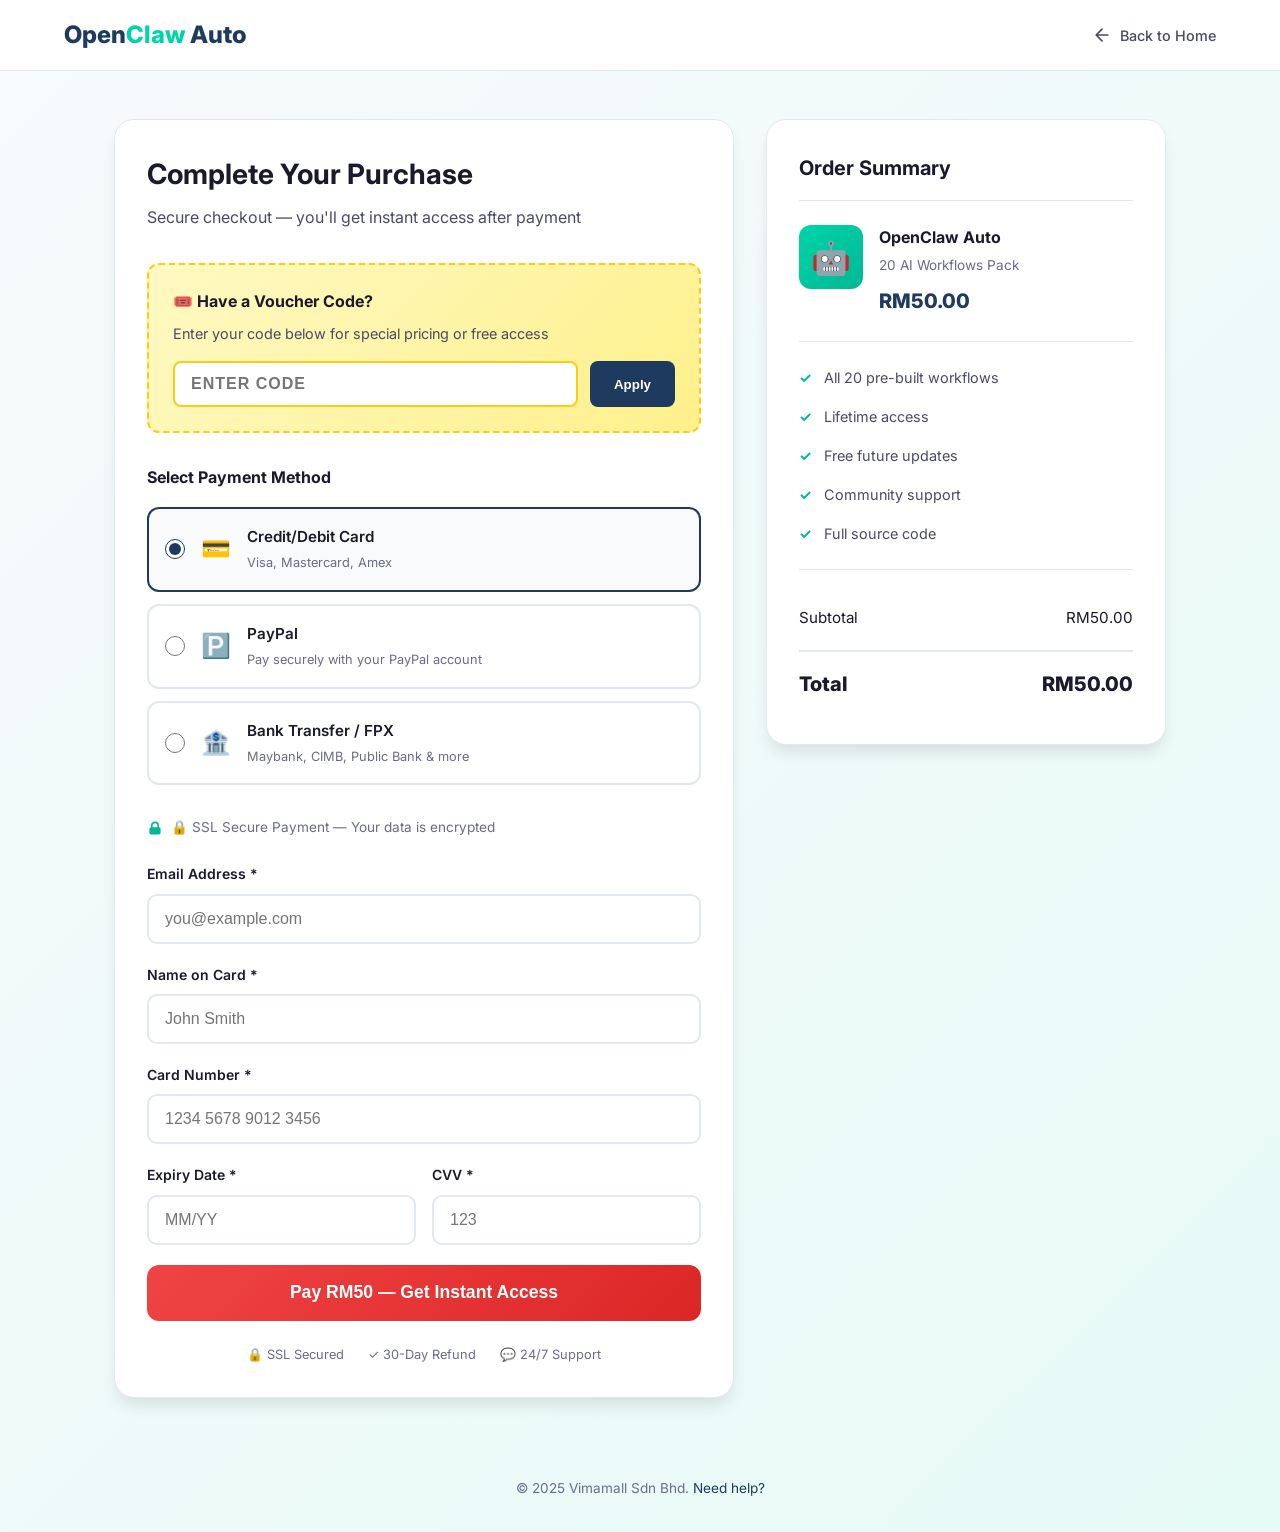
<file: sites/easyclaw.it.com/payment/index.html>
<!DOCTYPE html>
<html lang="en">
<head>
    <meta charset="UTF-8">
    <meta name="viewport" content="width=device-width, initial-scale=1.0">
    <title>Complete Your Purchase - OpenClaw Auto | RM50</title>
    <meta name="description" content="Get OpenClaw Auto - 20 AI Workflows for RM50. One-time payment, lifetime access. Secure checkout.">
    <link rel="preconnect" href="https://fonts.googleapis.com">
    <link rel="preconnect" href="https://fonts.gstatic.com" crossorigin>
    <link href="https://fonts.googleapis.com/css2?family=Inter:wght@400;500;600;700;800&display=swap" rel="stylesheet">
    <style>
        * {
            margin: 0;
            padding: 0;
            box-sizing: border-box;
        }

        :root {
            --primary: #1e3a5f;
            --primary-dark: #152a45;
            --primary-light: #2d5a8f;
            --accent: #00d4aa;
            --accent-dark: #00b894;
            --accent-light: #e6faf6;
            --text-dark: #1a1a2e;
            --text-medium: #4a4a68;
            --text-light: #6b6b8b;
            --bg-white: #ffffff;
            --bg-light: #f8fafc;
            --bg-gray: #f1f5f9;
            --border: #e2e8f0;
            --shadow-sm: 0 1px 2px 0 rgba(0, 0, 0, 0.05);
            --shadow-md: 0 4px 6px -1px rgba(0, 0, 0, 0.1);
            --shadow-lg: 0 10px 15px -3px rgba(0, 0, 0, 0.1);
            --shadow-xl: 0 20px 25px -5px rgba(0, 0, 0, 0.1);
            --urgent-red: #ef4444;
        }

        body {
            font-family: 'Inter', -apple-system, BlinkMacSystemFont, sans-serif;
            background: linear-gradient(135deg, var(--bg-light) 0%, var(--accent-light) 100%);
            min-height: 100vh;
            color: var(--text-dark);
            line-height: 1.6;
        }

        /* Header */
        .header {
            background: white;
            border-bottom: 1px solid var(--border);
            padding: 1rem 0;
        }

        .header-content {
            max-width: 1200px;
            margin: 0 auto;
            padding: 0 1.5rem;
            display: flex;
            justify-content: space-between;
            align-items: center;
        }

        .logo {
            font-size: 1.5rem;
            font-weight: 800;
            color: var(--primary);
            text-decoration: none;
        }

        .logo span {
            color: var(--accent);
        }

        .back-link {
            display: flex;
            align-items: center;
            gap: 0.5rem;
            color: var(--text-medium);
            text-decoration: none;
            font-weight: 500;
            font-size: 0.9rem;
            transition: color 0.2s;
        }

        .back-link:hover {
            color: var(--primary);
        }

        /* Main Container */
        .container {
            max-width: 1100px;
            margin: 0 auto;
            padding: 3rem 1.5rem;
        }

        /* Checkout Layout */
        .checkout-grid {
            display: grid;
            grid-template-columns: 1fr 400px;
            gap: 2rem;
            align-items: start;
        }

        @media (max-width: 900px) {
            .checkout-grid {
                grid-template-columns: 1fr;
            }
        }

        /* Order Summary Card */
        .order-summary {
            background: white;
            border-radius: 20px;
            padding: 2rem;
            box-shadow: var(--shadow-lg);
            border: 1px solid var(--border);
            position: sticky;
            top: 2rem;
        }

        .order-summary h2 {
            font-size: 1.25rem;
            font-weight: 700;
            margin-bottom: 1.5rem;
            padding-bottom: 1rem;
            border-bottom: 1px solid var(--border);
        }

        .product-item {
            display: flex;
            gap: 1rem;
            margin-bottom: 1.5rem;
        }

        .product-icon {
            width: 64px;
            height: 64px;
            background: linear-gradient(135deg, var(--accent) 0%, var(--accent-dark) 100%);
            border-radius: 12px;
            display: flex;
            align-items: center;
            justify-content: center;
            font-size: 2rem;
            flex-shrink: 0;
        }

        .product-details h3 {
            font-size: 1rem;
            font-weight: 700;
            color: var(--text-dark);
            margin-bottom: 0.25rem;
        }

        .product-details p {
            font-size: 0.85rem;
            color: var(--text-light);
            margin-bottom: 0.5rem;
        }

        .product-price {
            font-size: 1.25rem;
            font-weight: 800;
            color: var(--primary);
        }

        .features-list {
            list-style: none;
            margin: 1.5rem 0;
            padding: 1rem 0;
            border-top: 1px solid var(--border);
            border-bottom: 1px solid var(--border);
        }

        .features-list li {
            display: flex;
            align-items: center;
            gap: 0.75rem;
            padding: 0.5rem 0;
            font-size: 0.9rem;
            color: var(--text-medium);
        }

        .features-list li::before {
            content: "✓";
            color: var(--accent-dark);
            font-weight: 700;
        }

        .summary-row {
            display: flex;
            justify-content: space-between;
            padding: 0.75rem 0;
            font-size: 0.95rem;
        }

        .summary-row.discount {
            color: var(--accent-dark);
        }

        .summary-row.total {
            font-size: 1.25rem;
            font-weight: 800;
            color: var(--text-dark);
            border-top: 2px solid var(--border);
            padding-top: 1rem;
            margin-top: 0.5rem;
        }

        /* Payment Section */
        .payment-section {
            background: white;
            border-radius: 20px;
            padding: 2rem;
            box-shadow: var(--shadow-lg);
            border: 1px solid var(--border);
        }

        .payment-header {
            margin-bottom: 2rem;
        }

        .payment-header h1 {
            font-size: 1.75rem;
            font-weight: 700;
            margin-bottom: 0.5rem;
        }

        .payment-header p {
            color: var(--text-medium);
        }

        /* Voucher Section */
        .voucher-section {
            background: linear-gradient(135deg, #fef9c3 0%, #fef08a 100%);
            border: 2px dashed #facc15;
            border-radius: 12px;
            padding: 1.5rem;
            margin-bottom: 2rem;
        }

        .voucher-section h3 {
            display: flex;
            align-items: center;
            gap: 0.5rem;
            font-size: 1rem;
            font-weight: 700;
            color: var(--text-dark);
            margin-bottom: 0.5rem;
        }

        .voucher-section p {
            font-size: 0.9rem;
            color: var(--text-medium);
            margin-bottom: 1rem;
        }

        .voucher-input-group {
            display: flex;
            gap: 0.75rem;
        }

        .voucher-input {
            flex: 1;
            padding: 0.75rem 1rem;
            border: 2px solid #facc15;
            border-radius: 8px;
            font-size: 1rem;
            font-weight: 600;
            text-transform: uppercase;
            letter-spacing: 1px;
        }

        .voucher-input:focus {
            outline: none;
            border-color: var(--primary);
        }

        .voucher-btn {
            padding: 0.75rem 1.5rem;
            background: var(--primary);
            color: white;
            border: none;
            border-radius: 8px;
            font-weight: 600;
            cursor: pointer;
            transition: all 0.2s;
        }

        .voucher-btn:hover {
            background: var(--primary-dark);
        }

        .voucher-message {
            margin-top: 1rem;
            padding: 0.75rem;
            border-radius: 8px;
            font-size: 0.9rem;
            display: none;
        }

        .voucher-message.success {
            display: block;
            background: #d1fae5;
            color: #065f46;
            border: 1px solid var(--accent);
        }

        .voucher-message.error {
            display: block;
            background: #fee2e2;
            color: #991b1b;
            border: 1px solid #ef4444;
        }

        /* Payment Methods */
        .payment-methods {
            margin-bottom: 2rem;
        }

        .payment-methods h3 {
            font-size: 1rem;
            font-weight: 700;
            margin-bottom: 1rem;
        }

        .payment-options {
            display: flex;
            flex-direction: column;
            gap: 0.75rem;
        }

        .payment-option {
            display: flex;
            align-items: center;
            gap: 1rem;
            padding: 1rem;
            border: 2px solid var(--border);
            border-radius: 12px;
            cursor: pointer;
            transition: all 0.2s;
        }

        .payment-option:hover {
            border-color: var(--primary-light);
        }

        .payment-option.active {
            border-color: var(--primary);
            background: var(--bg-light);
        }

        .payment-option input[type="radio"] {
            width: 20px;
            height: 20px;
            accent-color: var(--primary);
        }

        .payment-option-icon {
            font-size: 1.5rem;
        }

        .payment-option-details {
            flex: 1;
        }

        .payment-option-details h4 {
            font-size: 0.95rem;
            font-weight: 600;
            margin-bottom: 0.25rem;
        }

        .payment-option-details p {
            font-size: 0.8rem;
            color: var(--text-light);
        }

        /* Payment Forms */
        .payment-form {
            display: none;
            animation: fadeIn 0.3s;
        }

        .payment-form.active {
            display: block;
        }

        @keyframes fadeIn {
            from { opacity: 0; transform: translateY(-10px); }
            to { opacity: 1; transform: translateY(0); }
        }

        .form-group {
            margin-bottom: 1.25rem;
        }

        .form-group label {
            display: block;
            font-size: 0.875rem;
            font-weight: 600;
            color: var(--text-dark);
            margin-bottom: 0.5rem;
        }

        .form-group input {
            width: 100%;
            padding: 0.875rem 1rem;
            border: 2px solid var(--border);
            border-radius: 10px;
            font-size: 1rem;
            transition: border-color 0.2s, box-shadow 0.2s;
        }

        .form-group input:focus {
            outline: none;
            border-color: var(--primary);
            box-shadow: 0 0 0 3px rgba(30, 58, 95, 0.1);
        }

        .form-row {
            display: grid;
            grid-template-columns: 1fr 1fr;
            gap: 1rem;
        }

        .secure-badge {
            display: flex;
            align-items: center;
            gap: 0.5rem;
            font-size: 0.85rem;
            color: var(--text-light);
            margin-bottom: 1.5rem;
        }

        .secure-badge svg {
            width: 16px;
            height: 16px;
            color: var(--accent-dark);
        }

        /* Pay Button */
        .pay-btn {
            width: 100%;
            padding: 1.1rem;
            background: linear-gradient(135deg, var(--urgent-red) 0%, #dc2626 100%);
            color: white;
            border: none;
            border-radius: 12px;
            font-size: 1.1rem;
            font-weight: 700;
            cursor: pointer;
            transition: all 0.2s;
            display: flex;
            align-items: center;
            justify-content: center;
            gap: 0.5rem;
        }

        .pay-btn:hover {
            transform: translateY(-2px);
            box-shadow: 0 6px 20px rgba(239, 68, 68, 0.4);
        }

        .pay-btn:disabled {
            background: var(--text-light);
            cursor: not-allowed;
            transform: none;
            box-shadow: none;
        }

        .pay-btn.processing {
            background: var(--primary);
        }

        .spinner {
            width: 20px;
            height: 20px;
            border: 2px solid rgba(255, 255, 255, 0.3);
            border-radius: 50%;
            border-top-color: white;
            animation: spin 1s linear infinite;
        }

        @keyframes spin {
            to { transform: rotate(360deg); }
        }

        /* Trust Badges */
        .trust-badges {
            display: flex;
            justify-content: center;
            gap: 1.5rem;
            margin-top: 1.5rem;
            flex-wrap: wrap;
        }

        .trust-badge {
            display: flex;
            align-items: center;
            gap: 0.5rem;
            font-size: 0.8rem;
            color: var(--text-light);
        }

        /* Free Access Banner */
        .free-access-banner {
            background: linear-gradient(135deg, var(--accent) 0%, var(--accent-dark) 100%);
            color: white;
            padding: 2rem;
            border-radius: 16px;
            text-align: center;
            margin-bottom: 2rem;
            display: none;
        }

        .free-access-banner.active {
            display: block;
        }

        .free-access-banner h3 {
            font-size: 1.5rem;
            font-weight: 700;
            margin-bottom: 0.5rem;
        }

        .free-access-banner p {
            margin-bottom: 1.5rem;
            opacity: 0.9;
        }

        .download-btn {
            display: inline-flex;
            align-items: center;
            gap: 0.5rem;
            background: white;
            color: var(--text-dark);
            padding: 1rem 2rem;
            border-radius: 10px;
            text-decoration: none;
            font-weight: 700;
            transition: all 0.2s;
        }

        .download-btn:hover {
            transform: translateY(-2px);
            box-shadow: var(--shadow-md);
        }

        /* Bank Transfer Section */
        .bank-transfer-info {
            background: var(--bg-light);
            border-radius: 12px;
            padding: 1.5rem;
            margin-top: 1rem;
        }

        .bank-transfer-info h4 {
            font-size: 1rem;
            margin-bottom: 1rem;
        }

        .bank-detail {
            display: flex;
            justify-content: space-between;
            padding: 0.5rem 0;
            border-bottom: 1px dashed var(--border);
            font-size: 0.9rem;
        }

        .bank-detail:last-child {
            border-bottom: none;
        }

        .bank-detail span:first-child {
            color: var(--text-light);
        }

        .bank-detail span:last-child {
            font-weight: 600;
            color: var(--text-dark);
        }

        /* Success Modal */
        .success-modal {
            display: none;
            position: fixed;
            top: 0;
            left: 0;
            right: 0;
            bottom: 0;
            background: rgba(0, 0, 0, 0.5);
            z-index: 10000;
            align-items: center;
            justify-content: center;
            padding: 1rem;
        }

        .success-modal.active {
            display: flex;
        }

        .success-content {
            background: white;
            border-radius: 24px;
            padding: 3rem;
            max-width: 500px;
            width: 100%;
            text-align: center;
            animation: slideUp 0.3s;
        }

        @keyframes slideUp {
            from { opacity: 0; transform: translateY(30px); }
            to { opacity: 1; transform: translateY(0); }
        }

        .success-icon {
            width: 80px;
            height: 80px;
            background: linear-gradient(135deg, var(--accent) 0%, var(--accent-dark) 100%);
            border-radius: 50%;
            display: flex;
            align-items: center;
            justify-content: center;
            font-size: 2.5rem;
            margin: 0 auto 1.5rem;
        }

        .success-content h2 {
            font-size: 1.75rem;
            font-weight: 700;
            margin-bottom: 0.75rem;
        }

        .success-content p {
            color: var(--text-medium);
            margin-bottom: 1.5rem;
        }

        .next-steps {
            background: var(--bg-light);
            border-radius: 12px;
            padding: 1.5rem;
            text-align: left;
            margin-bottom: 1.5rem;
        }

        .next-steps h4 {
            font-size: 0.9rem;
            font-weight: 700;
            margin-bottom: 0.75rem;
        }

        .next-steps ol {
            padding-left: 1.25rem;
            font-size: 0.9rem;
            color: var(--text-medium);
        }

        .next-steps li {
            margin-bottom: 0.5rem;
        }

        /* Footer */
        .footer {
            text-align: center;
            padding: 2rem;
            color: var(--text-light);
            font-size: 0.85rem;
        }

        .footer a {
            color: var(--primary);
            text-decoration: none;
        }

        /* Responsive */
        @media (max-width: 900px) {
            .container {
                padding: 1.5rem;
            }

            .order-summary {
                position: static;
                order: -1;
            }

            .form-row {
                grid-template-columns: 1fr;
            }
        }

        @media (max-width: 480px) {
            .voucher-input-group {
                flex-direction: column;
            }

            .payment-option {
                flex-wrap: wrap;
            }

            .success-content {
                padding: 2rem 1.5rem;
            }
        }
    </style>
</head>
<body>
    <!-- Header -->
    <header class="header">
        <div class="header-content">
            <a href="/" class="logo">Open<span>Claw</span> Auto</a>
            <a href="/" class="back-link">
                <svg width="20" height="20" viewBox="0 0 24 24" fill="none" stroke="currentColor" stroke-width="2" stroke-linecap="round" stroke-linejoin="round">
                    <path d="M19 12H5M12 19l-7-7 7-7"/>
                </svg>
                Back to Home
            </a>
        </div>
    </header>

    <!-- Main Content -->
    <div class="container">
        <div class="checkout-grid">
            <!-- Payment Section -->
            <div class="payment-section">
                <div class="payment-header">
                    <h1>Complete Your Purchase</h1>
                    <p>Secure checkout — you'll get instant access after payment</p>
                </div>

                <!-- Free Access Banner (hidden by default) -->
                <div class="free-access-banner" id="freeAccessBanner">
                    <h3>🎉 Free Access Activated!</h3>
                    <p>Your voucher code has been applied. You can download the workflows now.</p>
                    <a href="/setup/" class="download-btn">
                        <svg width="20" height="20" viewBox="0 0 24 24" fill="none" stroke="currentColor" stroke-width="2" stroke-linecap="round" stroke-linejoin="round">
                            <path d="M21 15v4a2 2 0 0 1-2 2H5a2 2 0 0 1-2-2v-4"/>
                            <polyline points="7 10 12 15 17 10"/>
                            <line x1="12" y1="15" x2="12" y2="3"/>
                        </svg>
                        Get Started with Setup
                    </a>
                </div>

                <!-- Voucher Section -->
                <div class="voucher-section" id="voucherSection">
                    <h3>
                        🎟️ Have a Voucher Code?
                    </h3>
                    <p>Enter your code below for special pricing or free access</p>
                    <div class="voucher-input-group">
                        <input type="text" 
                               class="voucher-input" 
                               id="voucherInput" 
                               placeholder="ENTER CODE"
                               maxlength="10">
                        <button class="voucher-btn" onclick="checkVoucher()">
                            Apply
                        </button>
                    </div>
                    <div class="voucher-message" id="voucherMessage"></div>
                </div>

                <!-- Payment Methods -->
                <div class="payment-methods" id="paymentMethods">
                    <h3>Select Payment Method</h3>
                    <div class="payment-options">
                        <label class="payment-option active" data-method="card">
                            <input type="radio" name="payment" value="card" checked>
                            <span class="payment-option-icon">💳</span>
                            <div class="payment-option-details">
                                <h4>Credit/Debit Card</h4>
                                <p>Visa, Mastercard, Amex</p>
                            </div>
                        </label>

                        <label class="payment-option" data-method="paypal">
                            <input type="radio" name="payment" value="paypal">
                            <span class="payment-option-icon">🅿️</span>
                            <div class="payment-option-details">
                                <h4>PayPal</h4>
                                <p>Pay securely with your PayPal account</p>
                            </div>
                        </label>

                        <label class="payment-option" data-method="bank">
                            <input type="radio" name="payment" value="bank">
                            <span class="payment-option-icon">🏦</span>
                            <div class="payment-option-details">
                                <h4>Bank Transfer / FPX</h4>
                                <p>Maybank, CIMB, Public Bank & more</p>
                            </div>
                        </label>
                    </div>
                </div>

                <!-- Card Payment Form -->
                <div class="payment-form active" id="cardForm">
                    <div class="secure-badge">
                        <svg fill="currentColor" viewBox="0 0 20 20">
                            <path fill-rule="evenodd" d="M5 9V7a5 5 0 0110 0v2a2 2 0 012 2v5a2 2 0 01-2 2H5a2 2 0 01-2-2v-5a2 2 0 012-2zm8-2v2H7V7a3 3 0 016 0z" clip-rule="evenodd"/>
                        </svg>
                        🔒 SSL Secure Payment — Your data is encrypted
                    </div>

                    <form id="paymentForm" onsubmit="handlePayment(event)">
                        <div class="form-group">
                            <label for="email">Email Address *</label>
                            <input type="email" id="email" name="email" required placeholder="you@example.com">
                        </div>

                        <div class="form-group">
                            <label for="cardName">Name on Card *</label>
                            <input type="text" id="cardName" name="cardName" required placeholder="John Smith">
                        </div>

                        <div class="form-group">
                            <label for="cardNumber">Card Number *</label>
                            <input type="text" id="cardNumber" name="cardNumber" required placeholder="1234 5678 9012 3456" maxlength="19">
                        </div>

                        <div class="form-row">
                            <div class="form-group">
                                <label for="expiry">Expiry Date *</label>
                                <input type="text" id="expiry" name="expiry" required placeholder="MM/YY" maxlength="5">
                            </div>
                            <div class="form-group">
                                <label for="cvv">CVV *</label>
                                <input type="text" id="cvv" name="cvv" required placeholder="123" maxlength="4">
                            </div>
                        </div>

                        <button type="submit" class="pay-btn" id="payButton">
                            Pay RM50 — Get Instant Access
                        </button>
                    </form>
                </div>

                <!-- PayPal Form -->
                <div class="payment-form" id="paypalForm">
                    <div class="secure-badge">
                        <svg fill="currentColor" viewBox="0 0 20 20">
                            <path fill-rule="evenodd" d="M5 9V7a5 5 0 0110 0v2a2 2 0 012 2v5a2 2 0 01-2 2H5a2 2 0 01-2-2v-5a2 2 0 012-2zm8-2v2H7V7a3 3 0 016 0z" clip-rule="evenodd"/>
                        </svg>
                        🔒 You'll be redirected to PayPal to complete payment
                    </div>

                    <form onsubmit="handlePaypalPayment(event)">
                        <div class="form-group">
                            <label for="paypalEmail">Email Address *</label>
                            <input type="email" id="paypalEmail" required placeholder="you@example.com">
                        </div>

                        <button type="submit" class="pay-btn">
                            Continue to PayPal
                        </button>
                    </form>
                </div>

                <!-- Bank Transfer Form -->
                <div class="payment-form" id="bankForm">
                    <div class="secure-badge">
                        <svg fill="currentColor" viewBox="0 0 20 20">
                            <path fill-rule="evenodd" d="M5 9V7a5 5 0 0110 0v2a2 2 0 012 2v5a2 2 0 01-2 2H5a2 2 0 01-2-2v-5a2 2 0 012-2zm8-2v2H7V7a3 3 0 016 0z" clip-rule="evenodd"/>
                        </svg>
                        🔒 Payment details will be sent to your email
                    </div>

                    <form onsubmit="handleBankPayment(event)">
                        <div class="form-group">
                            <label for="bankEmail">Email Address *</label>
                            <input type="email" id="bankEmail" required placeholder="you@example.com">
                        </div>

                        <div class="form-group">
                            <label for="phone">Phone Number *</label>
                            <input type="tel" id="phone" required placeholder="+60 12-345 6789">
                        </div>

                        <button type="submit" class="pay-btn">
                            Get Bank Transfer Details
                        </button>
                    </form>

                    <div class="bank-transfer-info">
                        <h4>🏦 Bank Account Details</h4>
                        <div class="bank-detail">
                            <span>Bank</span>
                            <span>Maybank</span>
                        </div>
                        <div class="bank-detail">
                            <span>Account Name</span>
                            <span>VIMAMALL SDN BHD</span>
                        </div>
                        <div class="bank-detail">
                            <span>Account Number</span>
                            <span>5123 4567 8910</span>
                        </div>
                        <div class="bank-detail">
                            <span>Amount</span>
                            <span>RM50.00</span>
                        </div>
                        <div class="bank-detail">
                            <span>Reference</span>
                            <span>OPENCLAW + [Your Email]</span>
                        </div>
                    </div>
                </div>

                <div class="trust-badges">
                    <div class="trust-badge">🔒 SSL Secured</div>
                    <div class="trust-badge">✓ 30-Day Refund</div>
                    <div class="trust-badge">💬 24/7 Support</div>
                </div>
            </div>

            <!-- Order Summary -->
            <div class="order-summary">
                <h2>Order Summary</h2>

                <div class="product-item">
                    <div class="product-icon">🤖</div>
                    <div class="product-details">
                        <h3>OpenClaw Auto</h3>
                        <p>20 AI Workflows Pack</p>
                        <div class="product-price" id="productPrice">RM50.00</div>
                    </div>
                </div>

                <ul class="features-list">
                    <li>All 20 pre-built workflows</li>
                    <li>Lifetime access</li>
                    <li>Free future updates</li>
                    <li>Community support</li>
                    <li>Full source code</li>
                </ul>

                <div class="summary-row">
                    <span>Subtotal</span>
                    <span id="subtotal">RM50.00</span>
                </div>
                <div class="summary-row discount" id="discountRow" style="display: none;">
                    <span>Discount (Voucher)</span>
                    <span id="discountAmount">-RM50.00</span>
                </div>
                <div class="summary-row total">
                    <span>Total</span>
                    <span id="totalAmount">RM50.00</span>
                </div>
            </div>
        </div>
    </div>

    <!-- Success Modal -->
    <div class="success-modal" id="successModal">
        <div class="success-content">
            <div class="success-icon">✓</div>
            <h2>Payment Successful! 🎉</h2>
            <p>Thank you for your purchase. Your workflows are ready for download.</p>

            <div class="next-steps">
                <h4>Next Steps:</h4>
                <ol>
                    <li>Check your email for download link</li>
                    <li>Follow the setup guide for installation</li>
                    <li>Activate your preferred workflows</li>
                </ol>
            </div>

            <a href="/setup/" class="pay-btn">
                Go to Setup Guide
            </a>
        </div>
    </div>

    <!-- Footer -->
    <footer class="footer">
        <p>© 2025 Vimamall Sdn Bhd. <a href="mailto:admin@vimamall.com">Need help?</a></p>
    </footer>

    <script>
        // Configuration
        const VOUCHER_CONFIG = {
            ENABLED: true,
            CODE: 'FREETRY',
            DISCOUNT: 50, // RM50 off (free)
            EXPIRY: null,
            MAX_USES: null
        };

        let currentPrice = 50;
        let voucherApplied = false;

        // Voucher Check
        function checkVoucher() {
            const input = document.getElementById('voucherInput');
            const message = document.getElementById('voucherMessage');
            const code = input.value.trim().toUpperCase();

            if (!VOUCHER_CONFIG.ENABLED) {
                showVoucherMessage('Voucher system is temporarily disabled.', 'error');
                return;
            }

            if (code === VOUCHER_CONFIG.CODE) {
                applyVoucher();
            } else if (code === '') {
                showVoucherMessage('Please enter a voucher code.', 'error');
            } else {
                showVoucherMessage('Invalid voucher code. Try FREETRY for free access.', 'error');
            }
        }

        function applyVoucher() {
            const message = document.getElementById('voucherMessage');
            const discountRow = document.getElementById('discountRow');
            const discountAmount = document.getElementById('discountAmount');
            const totalAmount = document.getElementById('totalAmount');
            const productPrice = document.getElementById('productPrice');
            const payButton = document.getElementById('payButton');
            const paymentMethods = document.getElementById('paymentMethods');
            const voucherSection = document.getElementById('voucherSection');
            const freeAccessBanner = document.getElementById('freeAccessBanner');

            voucherApplied = true;
            currentPrice = 0;

            // Update UI
            message.className = 'voucher-message success';
            message.innerHTML = '✅ <strong>Success!</strong> Free access granted!';
            
            discountRow.style.display = 'flex';
            discountAmount.textContent = '-RM50.00';
            totalAmount.textContent = 'RM0.00';
            productPrice.textContent = 'FREE';
            productPrice.style.color = 'var(--accent-dark)';

            // Hide payment section, show free access
            paymentMethods.style.display = 'none';
            document.querySelector('.payment-form.active').style.display = 'none';
            voucherSection.style.display = 'none';
            freeAccessBanner.classList.add('active');

            // Store in localStorage
            localStorage.setItem('openclaw_free_access', 'true');
            localStorage.setItem('openclaw_access_date', new Date().toISOString());
        }

        function showVoucherMessage(text, type) {
            const message = document.getElementById('voucherMessage');
            message.className = 'voucher-message ' + type;
            message.textContent = text;
        }

        // Payment Method Selection
        document.querySelectorAll('.payment-option').forEach(option => {
            option.addEventListener('click', function() {
                const method = this.dataset.method;

                // Update active states
                document.querySelectorAll('.payment-option').forEach(o => o.classList.remove('active'));
                this.classList.add('active');

                // Show corresponding form
                document.querySelectorAll('.payment-form').forEach(f => f.classList.remove('active'));
                document.getElementById(method + 'Form').classList.add('active');
            });
        });

        // Card Number Formatting
        document.getElementById('cardNumber').addEventListener('input', function(e) {
            let value = e.target.value.replace(/\s/g, '').replace(/[^0-9]/g, '');
            let formattedValue = value.match(/.{1,4}/g)?.join(' ') || value;
            e.target.value = formattedValue;
        });

        // Expiry Date Formatting
        document.getElementById('expiry').addEventListener('input', function(e) {
            let value = e.target.value.replace(/\D/g, '');
            if (value.length >= 2) {
                value = value.slice(0, 2) + '/' + value.slice(2, 4);
            }
            e.target.value = value;
        });

        // Payment Handlers
        function handlePayment(event) {
            event.preventDefault();
            processPayment('card');
        }

        function handlePaypalPayment(event) {
            event.preventDefault();
            processPayment('paypal');
        }

        function handleBankPayment(event) {
            event.preventDefault();
            processPayment('bank');
        }

        function processPayment(method) {
            const payButton = document.querySelector('.payment-form.active .pay-btn');
            const originalText = payButton.innerHTML;

            // Show loading
            payButton.disabled = true;
            payButton.classList.add('processing');
            payButton.innerHTML = '<span class="spinner"></span> Processing...';

            // Simulate payment processing
            setTimeout(() => {
                // Show success modal
                document.getElementById('successModal').classList.add('active');
                
                // Reset button
                payButton.disabled = false;
                payButton.classList.remove('processing');
                payButton.innerHTML = originalText;

                // Store purchase info
                localStorage.setItem('openclaw_purchased', 'true');
                localStorage.setItem('openclaw_purchase_date', new Date().toISOString());
                localStorage.setItem('openclaw_purchase_method', method);
            }, 2000);
        }

        // Close modal on outside click
        document.getElementById('successModal').addEventListener('click', function(e) {
            if (e.target === this) {
                this.classList.remove('active');
            }
        });

        // Check for existing free access on load
        document.addEventListener('DOMContentLoaded', function() {
            const hasFreeAccess = localStorage.getItem('openclaw_free_access');
            if (hasFreeAccess === 'true') {
                applyVoucher();
            }
        });

        // Allow Enter key for voucher
        document.getElementById('voucherInput').addEventListener('keypress', function(e) {
            if (e.key === 'Enter') {
                e.preventDefault();
                checkVoucher();
            }
        });
    </script>
</body>
</html>
</file>
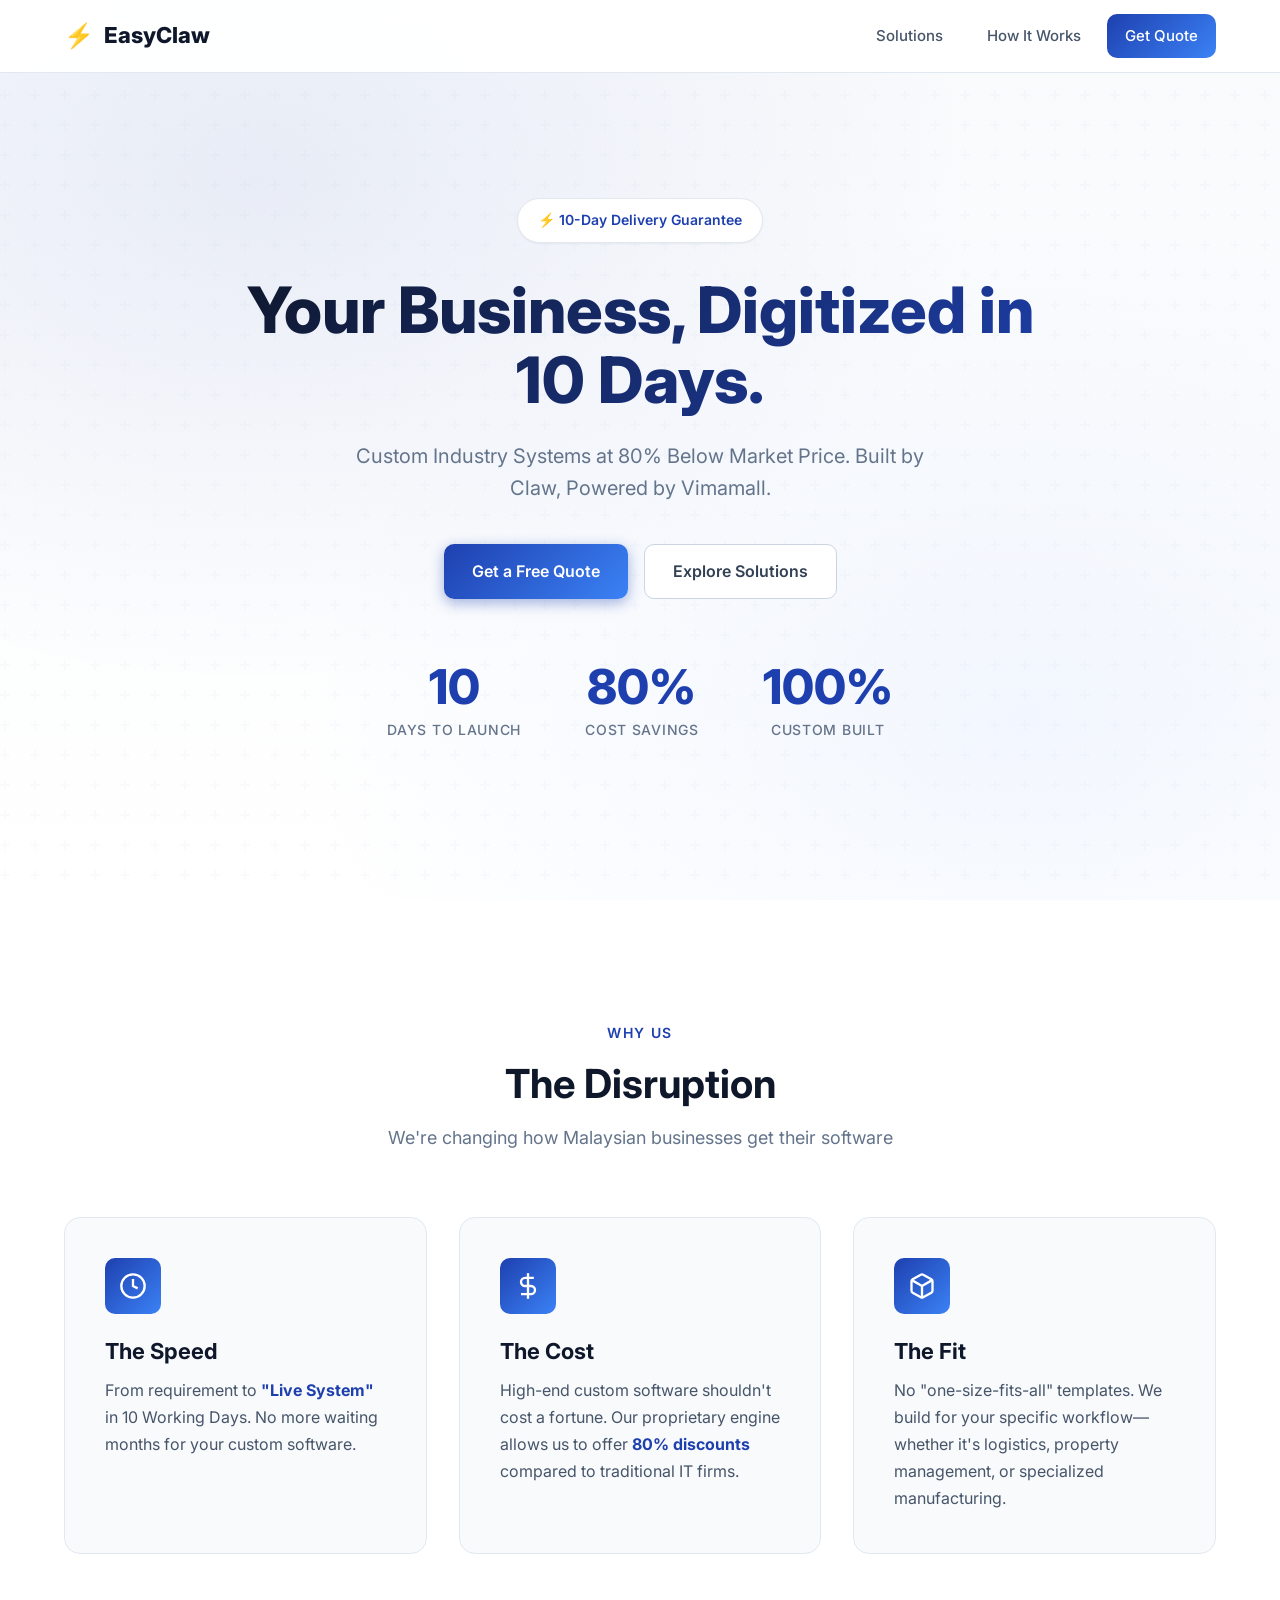
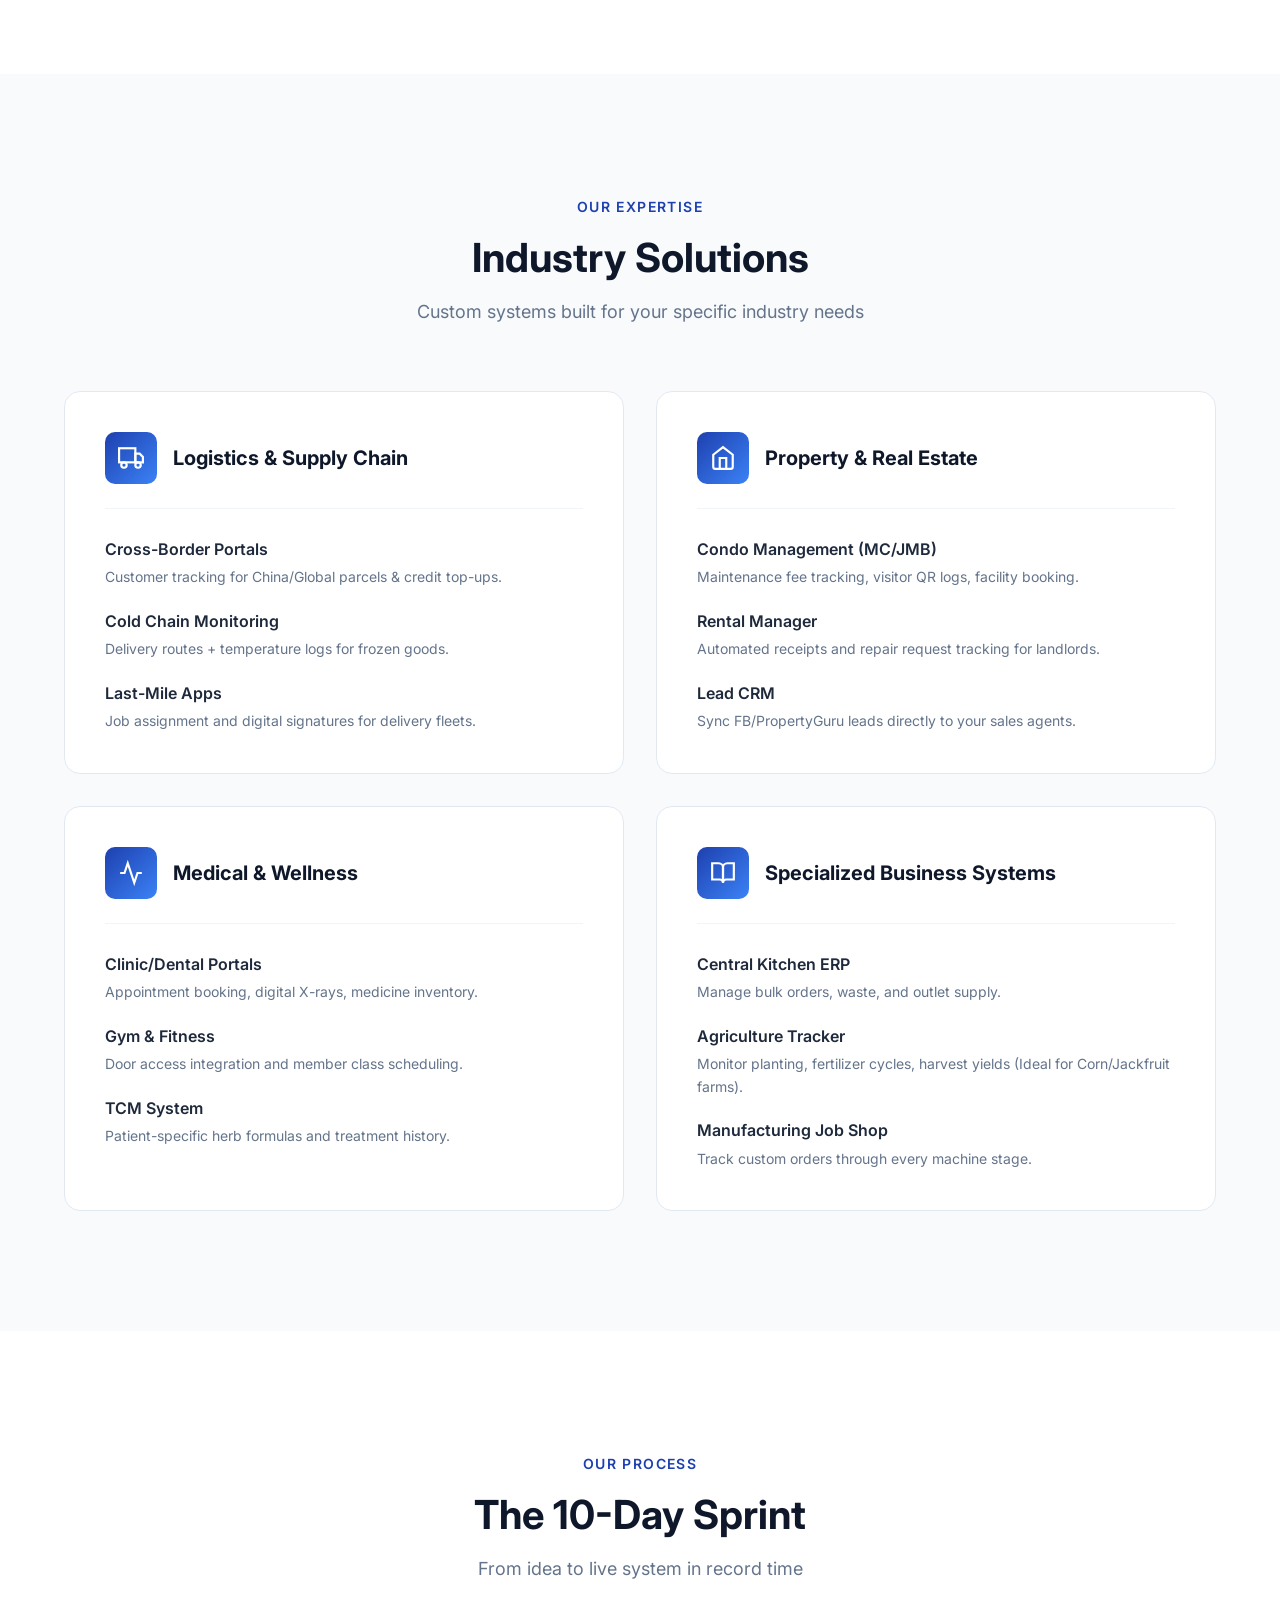
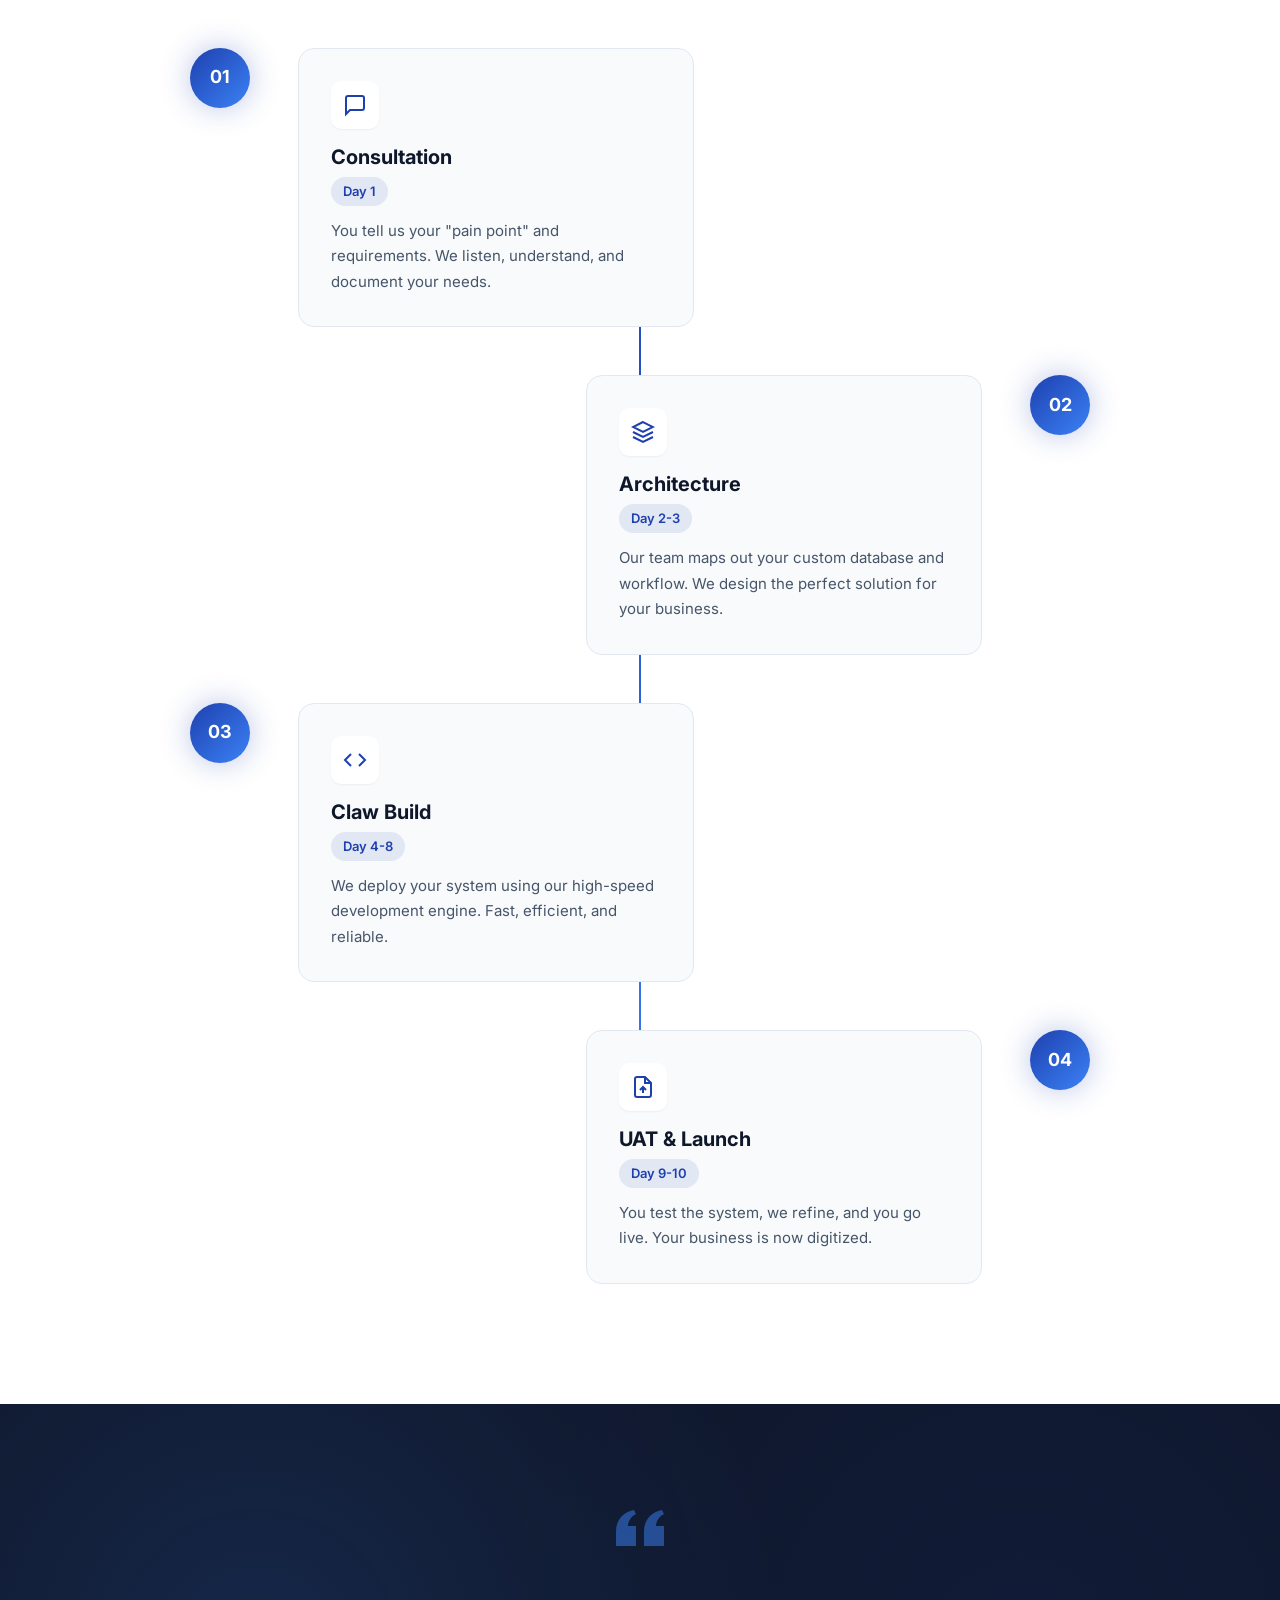
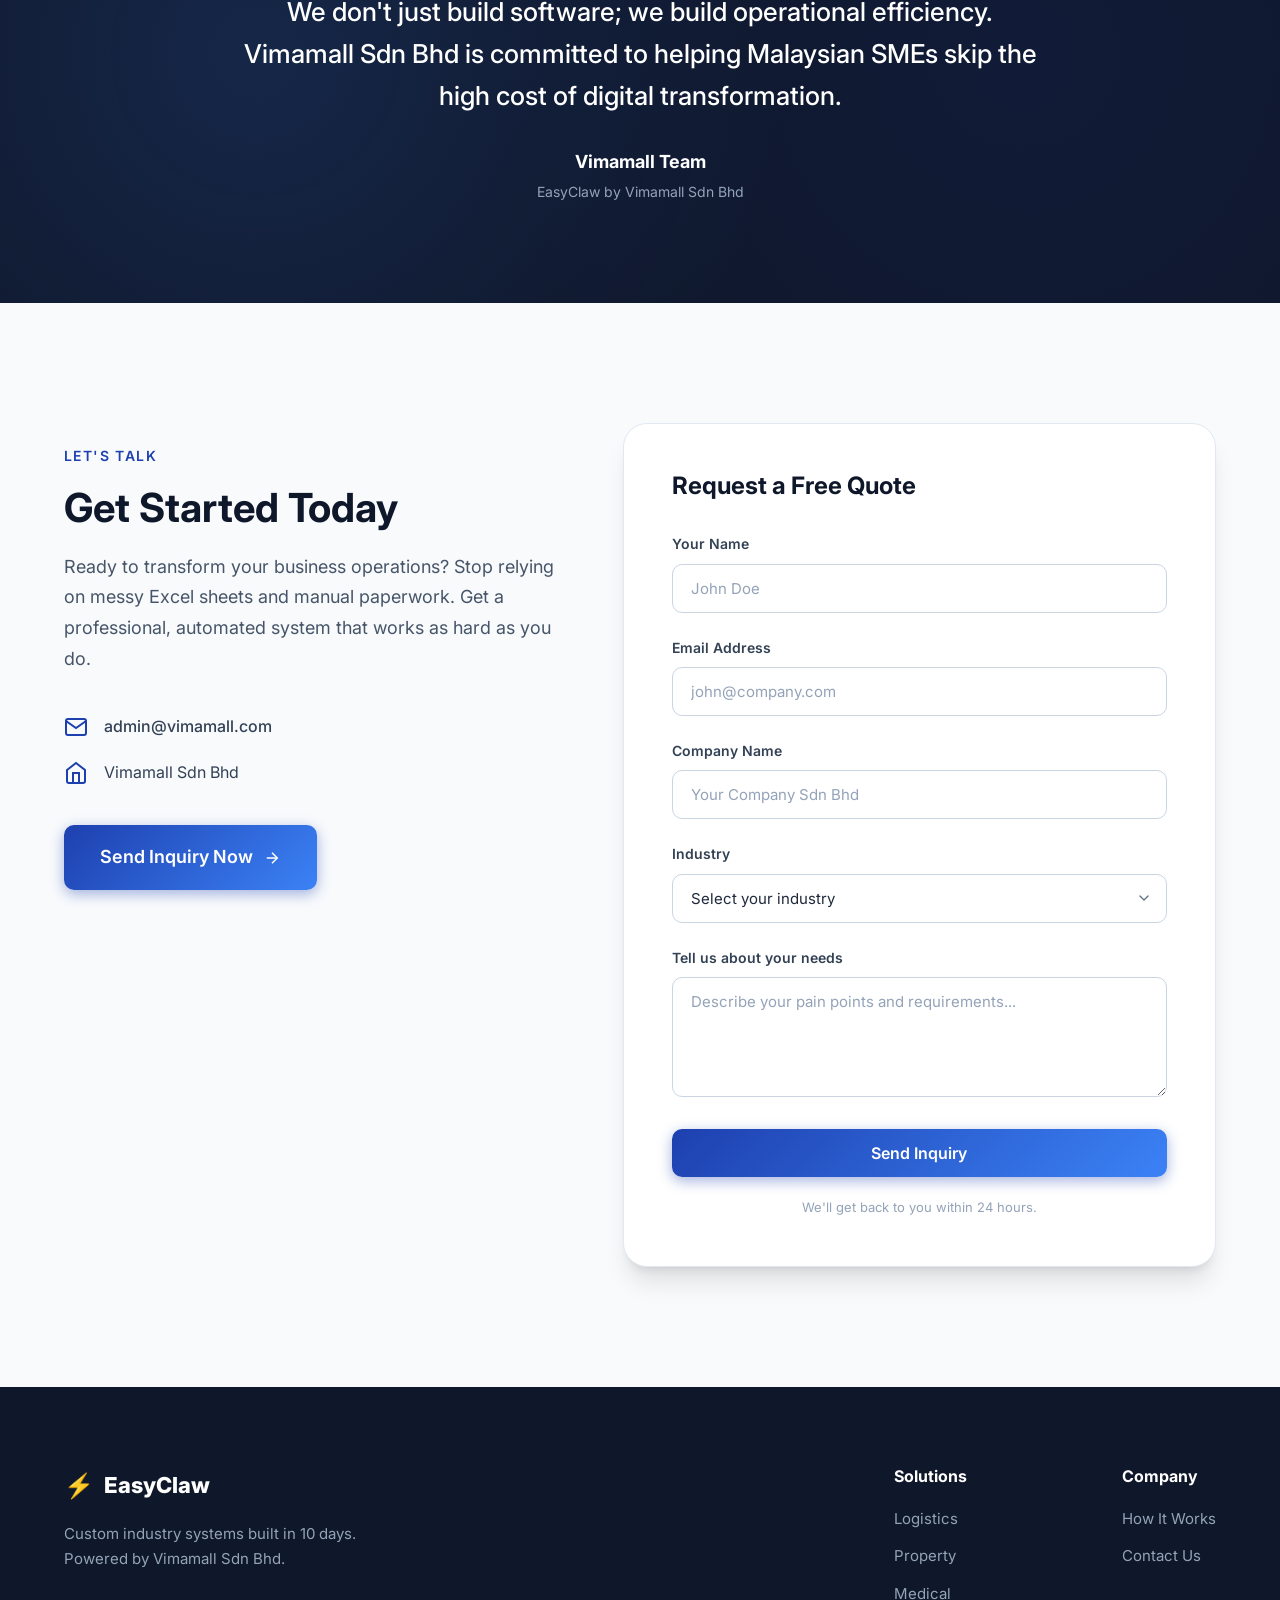
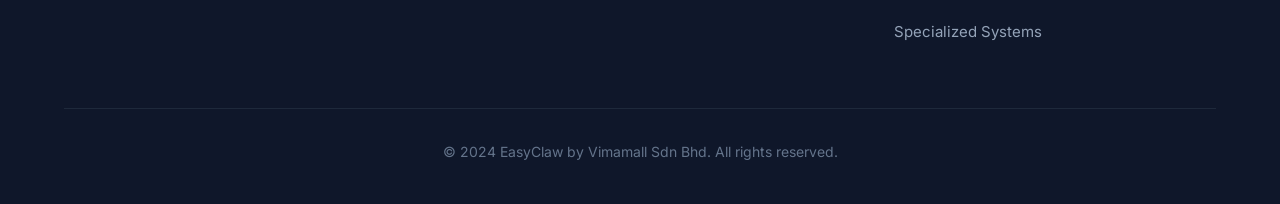
<file: sites/easyclaw.it.com/services/index.html>
<!DOCTYPE html>
<html lang="en">
<head>
    <meta charset="UTF-8">
    <meta name="viewport" content="width=device-width, initial-scale=1.0">
    <title>Your Business, Digitized in 10 Days | EasyClaw</title>
    <meta name="description" content="Custom industry systems built in 10 days at 80% below market price. Logistics, property, medical & specialized business software by Vimamall.">
    <link rel="stylesheet" href="style.css">
    <link rel="preconnect" href="https://fonts.googleapis.com">
    <link rel="preconnect" href="https://fonts.gstatic.com" crossorigin>
    <link href="https://fonts.googleapis.com/css2?family=Inter:wght@400;500;600;700;800&display=swap" rel="stylesheet">
</head>
<body>
    <!-- Navigation -->
    <nav class="navbar">
        <div class="container nav-container">
            <a href="#" class="logo">
                <span class="logo-icon">⚡</span>
                <span class="logo-text">EasyClaw</span>
            </a>
            <button class="nav-toggle" aria-label="Toggle navigation">
                <span></span>
                <span></span>
                <span></span>
            </button>
            <ul class="nav-menu">
                <li><a href="#solutions">Solutions</a></li>
                <li><a href="#how-it-works">How It Works</a></li>
                <li><a href="#contact" class="nav-cta">Get Quote</a></li>
            </ul>
        </div>
    </nav>

    <!-- Hero Section -->
    <section class="hero">
        <div class="hero-bg"></div>
        <div class="container hero-content">
            <div class="hero-badge">⚡ 10-Day Delivery Guarantee</div>
            <h1 class="hero-title">Your Business, Digitized in 10 Days.</h1>
            <p class="hero-subtitle">Custom Industry Systems at 80% Below Market Price. Built by Claw, Powered by Vimamall.</p>
            <div class="hero-cta">
                <a href="#contact" class="btn btn-primary">Get a Free Quote</a>
                <a href="#solutions" class="btn btn-secondary">Explore Solutions</a>
            </div>
            <div class="hero-stats">
                <div class="stat">
                    <span class="stat-number">10</span>
                    <span class="stat-label">Days to Launch</span>
                </div>
                <div class="stat">
                    <span class="stat-number">80%</span>
                    <span class="stat-label">Cost Savings</span>
                </div>
                <div class="stat">
                    <span class="stat-number">100%</span>
                    <span class="stat-label">Custom Built</span>
                </div>
            </div>
        </div>
    </section>

    <!-- The Disruption Section -->
    <section class="disruption" id="disruption">
        <div class="container">
            <div class="section-header">
                <span class="section-tag">Why Us</span>
                <h2 class="section-title">The Disruption</h2>
                <p class="section-subtitle">We're changing how Malaysian businesses get their software</p>
            </div>
            <div class="disruption-grid">
                <div class="disruption-card">
                    <div class="disruption-icon">
                        <svg viewBox="0 0 24 24" fill="none" stroke="currentColor" stroke-width="2">
                            <circle cx="12" cy="12" r="10"/>
                            <polyline points="12 6 12 12 16 14"/>
                        </svg>
                    </div>
                    <h3>The Speed</h3>
                    <p>From requirement to <strong>"Live System"</strong> in 10 Working Days. No more waiting months for your custom software.</p>
                </div>
                <div class="disruption-card">
                    <div class="disruption-icon">
                        <svg viewBox="0 0 24 24" fill="none" stroke="currentColor" stroke-width="2">
                            <line x1="12" y1="1" x2="12" y2="23"/>
                            <path d="M17 5H9.5a3.5 3.5 0 0 0 0 7h5a3.5 3.5 0 0 1 0 7H6"/>
                        </svg>
                    </div>
                    <h3>The Cost</h3>
                    <p>High-end custom software shouldn't cost a fortune. Our proprietary engine allows us to offer <strong>80% discounts</strong> compared to traditional IT firms.</p>
                </div>
                <div class="disruption-card">
                    <div class="disruption-icon">
                        <svg viewBox="0 0 24 24" fill="none" stroke="currentColor" stroke-width="2">
                            <path d="M21 16V8a2 2 0 0 0-1-1.73l-7-4a2 2 0 0 0-2 0l-7 4A2 2 0 0 0 3 8v8a2 2 0 0 0 1 1.73l7 4a2 2 0 0 0 2 0l7-4A2 2 0 0 0 21 16z"/>
                            <polyline points="3.27 6.96 12 12.01 20.73 6.96"/>
                            <line x1="12" y1="22.08" x2="12" y2="12"/>
                        </svg>
                    </div>
                    <h3>The Fit</h3>
                    <p>No "one-size-fits-all" templates. We build for your specific workflow—whether it's logistics, property management, or specialized manufacturing.</p>
                </div>
            </div>
        </div>
    </section>

    <!-- Industry Solutions Section -->
    <section class="solutions" id="solutions">
        <div class="container">
            <div class="section-header">
                <span class="section-tag">Our Expertise</span>
                <h2 class="section-title">Industry Solutions</h2>
                <p class="section-subtitle">Custom systems built for your specific industry needs</p>
            </div>
            <div class="solutions-grid">
                <!-- Logistics & Supply Chain -->
                <div class="solution-category">
                    <div class="category-header">
                        <div class="category-icon">
                            <svg viewBox="0 0 24 24" fill="none" stroke="currentColor" stroke-width="2">
                                <rect x="1" y="3" width="15" height="13"/>
                                <polygon points="16 8 20 8 23 11 23 16 16 16 16 8"/>
                                <circle cx="5.5" cy="18.5" r="2.5"/>
                                <circle cx="18.5" cy="18.5" r="2.5"/>
                            </svg>
                        </div>
                        <h3>Logistics & Supply Chain</h3>
                    </div>
                    <ul class="solution-list">
                        <li>
                            <strong>Cross-Border Portals</strong>
                            <span>Customer tracking for China/Global parcels & credit top-ups.</span>
                        </li>
                        <li>
                            <strong>Cold Chain Monitoring</strong>
                            <span>Delivery routes + temperature logs for frozen goods.</span>
                        </li>
                        <li>
                            <strong>Last-Mile Apps</strong>
                            <span>Job assignment and digital signatures for delivery fleets.</span>
                        </li>
                    </ul>
                </div>

                <!-- Property & Real Estate -->
                <div class="solution-category">
                    <div class="category-header">
                        <div class="category-icon">
                            <svg viewBox="0 0 24 24" fill="none" stroke="currentColor" stroke-width="2">
                                <path d="M3 9l9-7 9 7v11a2 2 0 0 1-2 2H5a2 2 0 0 1-2-2z"/>
                                <polyline points="9 22 9 12 15 12 15 22"/>
                            </svg>
                        </div>
                        <h3>Property & Real Estate</h3>
                    </div>
                    <ul class="solution-list">
                        <li>
                            <strong>Condo Management (MC/JMB)</strong>
                            <span>Maintenance fee tracking, visitor QR logs, facility booking.</span>
                        </li>
                        <li>
                            <strong>Rental Manager</strong>
                            <span>Automated receipts and repair request tracking for landlords.</span>
                        </li>
                        <li>
                            <strong>Lead CRM</strong>
                            <span>Sync FB/PropertyGuru leads directly to your sales agents.</span>
                        </li>
                    </ul>
                </div>

                <!-- Medical & Wellness -->
                <div class="solution-category">
                    <div class="category-header">
                        <div class="category-icon">
                            <svg viewBox="0 0 24 24" fill="none" stroke="currentColor" stroke-width="2">
                                <path d="M22 12h-4l-3 9L9 3l-3 9H2"/>
                            </svg>
                        </div>
                        <h3>Medical & Wellness</h3>
                    </div>
                    <ul class="solution-list">
                        <li>
                            <strong>Clinic/Dental Portals</strong>
                            <span>Appointment booking, digital X-rays, medicine inventory.</span>
                        </li>
                        <li>
                            <strong>Gym & Fitness</strong>
                            <span>Door access integration and member class scheduling.</span>
                        </li>
                        <li>
                            <strong>TCM System</strong>
                            <span>Patient-specific herb formulas and treatment history.</span>
                        </li>
                    </ul>
                </div>

                <!-- Specialized Business Systems -->
                <div class="solution-category">
                    <div class="category-header">
                        <div class="category-icon">
                            <svg viewBox="0 0 24 24" fill="none" stroke="currentColor" stroke-width="2">
                                <path d="M2 3h6a4 4 0 0 1 4 4v14a3 3 0 0 0-3-3H2z"/>
                                <path d="M22 3h-6a4 4 0 0 0-4 4v14a3 3 0 0 1 3-3h7z"/>
                            </svg>
                        </div>
                        <h3>Specialized Business Systems</h3>
                    </div>
                    <ul class="solution-list">
                        <li>
                            <strong>Central Kitchen ERP</strong>
                            <span>Manage bulk orders, waste, and outlet supply.</span>
                        </li>
                        <li>
                            <strong>Agriculture Tracker</strong>
                            <span>Monitor planting, fertilizer cycles, harvest yields (Ideal for Corn/Jackfruit farms).</span>
                        </li>
                        <li>
                            <strong>Manufacturing Job Shop</strong>
                            <span>Track custom orders through every machine stage.</span>
                        </li>
                    </ul>
                </div>
            </div>
        </div>
    </section>

    <!-- How It Works Section -->
    <section class="how-it-works" id="how-it-works">
        <div class="container">
            <div class="section-header">
                <span class="section-tag">Our Process</span>
                <h2 class="section-title">The 10-Day Sprint</h2>
                <p class="section-subtitle">From idea to live system in record time</p>
            </div>
            <div class="process-timeline">
                <div class="timeline-line"></div>
                <div class="process-steps">
                    <div class="process-step">
                        <div class="step-number">01</div>
                        <div class="step-content">
                            <div class="step-icon">
                                <svg viewBox="0 0 24 24" fill="none" stroke="currentColor" stroke-width="2">
                                    <path d="M21 15a2 2 0 0 1-2 2H7l-4 4V5a2 2 0 0 1 2-2h14a2 2 0 0 1 2 2z"/>
                                </svg>
                            </div>
                            <h3>Consultation</h3>
                            <span class="step-day">Day 1</span>
                            <p>You tell us your "pain point" and requirements. We listen, understand, and document your needs.</p>
                        </div>
                    </div>
                    <div class="process-step">
                        <div class="step-number">02</div>
                        <div class="step-content">
                            <div class="step-icon">
                                <svg viewBox="0 0 24 24" fill="none" stroke="currentColor" stroke-width="2">
                                    <polygon points="12 2 2 7 12 12 22 7 12 2"/>
                                    <polyline points="2 17 12 22 22 17"/>
                                    <polyline points="2 12 12 17 22 12"/>
                                </svg>
                            </div>
                            <h3>Architecture</h3>
                            <span class="step-day">Day 2-3</span>
                            <p>Our team maps out your custom database and workflow. We design the perfect solution for your business.</p>
                        </div>
                    </div>
                    <div class="process-step">
                        <div class="step-number">03</div>
                        <div class="step-content">
                            <div class="step-icon">
                                <svg viewBox="0 0 24 24" fill="none" stroke="currentColor" stroke-width="2">
                                    <polyline points="16 18 22 12 16 6"/>
                                    <polyline points="8 6 2 12 8 18"/>
                                </svg>
                            </div>
                            <h3>Claw Build</h3>
                            <span class="step-day">Day 4-8</span>
                            <p>We deploy your system using our high-speed development engine. Fast, efficient, and reliable.</p>
                        </div>
                    </div>
                    <div class="process-step">
                        <div class="step-number">04</div>
                        <div class="step-content">
                            <div class="step-icon">
                                <svg viewBox="0 0 24 24" fill="none" stroke="currentColor" stroke-width="2">
                                    <path d="M14 2H6a2 2 0 0 0-2 2v16a2 2 0 0 0 2 2h12a2 2 0 0 0 2-2V8z"/>
                                    <polyline points="14 2 14 8 20 8"/>
                                    <polyline points="9 15 12 12 15 15"/>
                                    <polyline points="12 12 12 18"/>
                                </svg>
                            </div>
                            <h3>UAT & Launch</h3>
                            <span class="step-day">Day 9-10</span>
                            <p>You test the system, we refine, and you go live. Your business is now digitized.</p>
                        </div>
                    </div>
                </div>
            </div>
        </div>
    </section>

    <!-- Trust & Reliability Section -->
    <section class="trust">
        <div class="container">
            <div class="quote-block">
                <svg class="quote-icon" viewBox="0 0 24 24" fill="currentColor">
                    <path d="M14.017 21v-7.391c0-5.704 3.731-9.57 8.983-10.609l.995 2.151c-2.432.917-3.995 3.638-3.995 5.849h4v10h-9.983zm-14.017 0v-7.391c0-5.704 3.748-9.57 9-10.609l.996 2.151c-2.433.917-3.996 3.638-3.996 5.849h3.983v10h-9.983z"/>
                </svg>
                <blockquote>
                    <p>We don't just build software; we build operational efficiency. Vimamall Sdn Bhd is committed to helping Malaysian SMEs skip the high cost of digital transformation.</p>
                    <footer>
                        <strong>Vimamall Team</strong>
                        <span>EasyClaw by Vimamall Sdn Bhd</span>
                    </footer>
                </blockquote>
            </div>
        </div>
    </section>

    <!-- Get Started Section -->
    <section class="contact" id="contact">
        <div class="container">
            <div class="contact-grid">
                <div class="contact-content">
                    <span class="section-tag">Let's Talk</span>
                    <h2>Get Started Today</h2>
                    <p>Ready to transform your business operations? Stop relying on messy Excel sheets and manual paperwork. Get a professional, automated system that works as hard as you do.</p>
                    <div class="contact-info">
                        <div class="contact-item">
                            <svg viewBox="0 0 24 24" fill="none" stroke="currentColor" stroke-width="2">
                                <path d="M4 4h16c1.1 0 2 .9 2 2v12c0 1.1-.9 2-2 2H4c-1.1 0-2-.9-2-2V6c0-1.1.9-2 2-2z"/>
                                <polyline points="22,6 12,13 2,6"/>
                            </svg>
                            <a href="mailto:admin@vimamall.com">admin@vimamall.com</a>
                        </div>
                        <div class="contact-item">
                            <svg viewBox="0 0 24 24" fill="none" stroke="currentColor" stroke-width="2">
                                <path d="M3 9l9-7 9 7v11a2 2 0 0 1-2 2H5a2 2 0 0 1-2-2z"/>
                                <polyline points="9 22 9 12 15 12 15 22"/>
                            </svg>
                            <span>Vimamall Sdn Bhd</span>
                        </div>
                    </div>
                    <a href="mailto:admin@vimamall.com?subject=Free%20Quote%20Request%20-%20EasyClaw&body=Hi%20EasyClaw%20Team,%0A%0AI'm%20interested%20in%20getting%20a%20free%20quote%20for%20a%20custom%20system.%0A%0ABusiness%20Type:%20%0ASpecific%20Needs:%20%0APreferred%20Contact:%20%0A%0AThank%20you!" class="btn btn-primary btn-large">
                        Send Inquiry Now
                        <svg viewBox="0 0 24 24" fill="none" stroke="currentColor" stroke-width="2">
                            <line x1="5" y1="12" x2="19" y2="12"/>
                            <polyline points="12 5 19 12 12 19"/>
                        </svg>
                    </a>
                </div>
                <div class="contact-form-wrapper">
                    <form class="contact-form" id="inquiryForm">
                        <h3>Request a Free Quote</h3>
                        <div class="form-group">
                            <label for="name">Your Name</label>
                            <input type="text" id="name" name="name" placeholder="John Doe" required>
                        </div>
                        <div class="form-group">
                            <label for="email">Email Address</label>
                            <input type="email" id="email" name="email" placeholder="john@company.com" required>
                        </div>
                        <div class="form-group">
                            <label for="company">Company Name</label>
                            <input type="text" id="company" name="company" placeholder="Your Company Sdn Bhd">
                        </div>
                        <div class="form-group">
                            <label for="industry">Industry</label>
                            <select id="industry" name="industry">
                                <option value="">Select your industry</option>
                                <option value="logistics">Logistics & Supply Chain</option>
                                <option value="property">Property & Real Estate</option>
                                <option value="medical">Medical & Wellness</option>
                                <option value="manufacturing">Manufacturing</option>
                                <option value="agriculture">Agriculture</option>
                                <option value="food">Food & Beverage</option>
                                <option value="other">Other</option>
                            </select>
                        </div>
                        <div class="form-group">
                            <label for="message">Tell us about your needs</label>
                            <textarea id="message" name="message" rows="4" placeholder="Describe your pain points and requirements..."></textarea>
                        </div>
                        <button type="submit" class="btn btn-primary btn-full">Send Inquiry</button>
                        <p class="form-note">We'll get back to you within 24 hours.</p>
                    </form>
                </div>
            </div>
        </div>
    </section>

    <!-- Footer -->
    <footer class="footer">
        <div class="container">
            <div class="footer-content">
                <div class="footer-brand">
                    <a href="#" class="logo">
                        <span class="logo-icon">⚡</span>
                        <span class="logo-text">EasyClaw</span>
                    </a>
                    <p>Custom industry systems built in 10 days. Powered by Vimamall Sdn Bhd.</p>
                </div>
                <div class="footer-links">
                    <div class="footer-col">
                        <h4>Solutions</h4>
                        <ul>
                            <li><a href="#solutions">Logistics</a></li>
                            <li><a href="#solutions">Property</a></li>
                            <li><a href="#solutions">Medical</a></li>
                            <li><a href="#solutions">Specialized Systems</a></li>
                        </ul>
                    </div>
                    <div class="footer-col">
                        <h4>Company</h4>
                        <ul>
                            <li><a href="#how-it-works">How It Works</a></li>
                            <li><a href="#contact">Contact Us</a></li>
                        </ul>
                    </div>
                </div>
            </div>
            <div class="footer-bottom">
                <p>&copy; 2024 EasyClaw by Vimamall Sdn Bhd. All rights reserved.</p>
            </div>
        </div>
    </footer>

    <script src="script.js"></script>
</body>
</html>
</file>
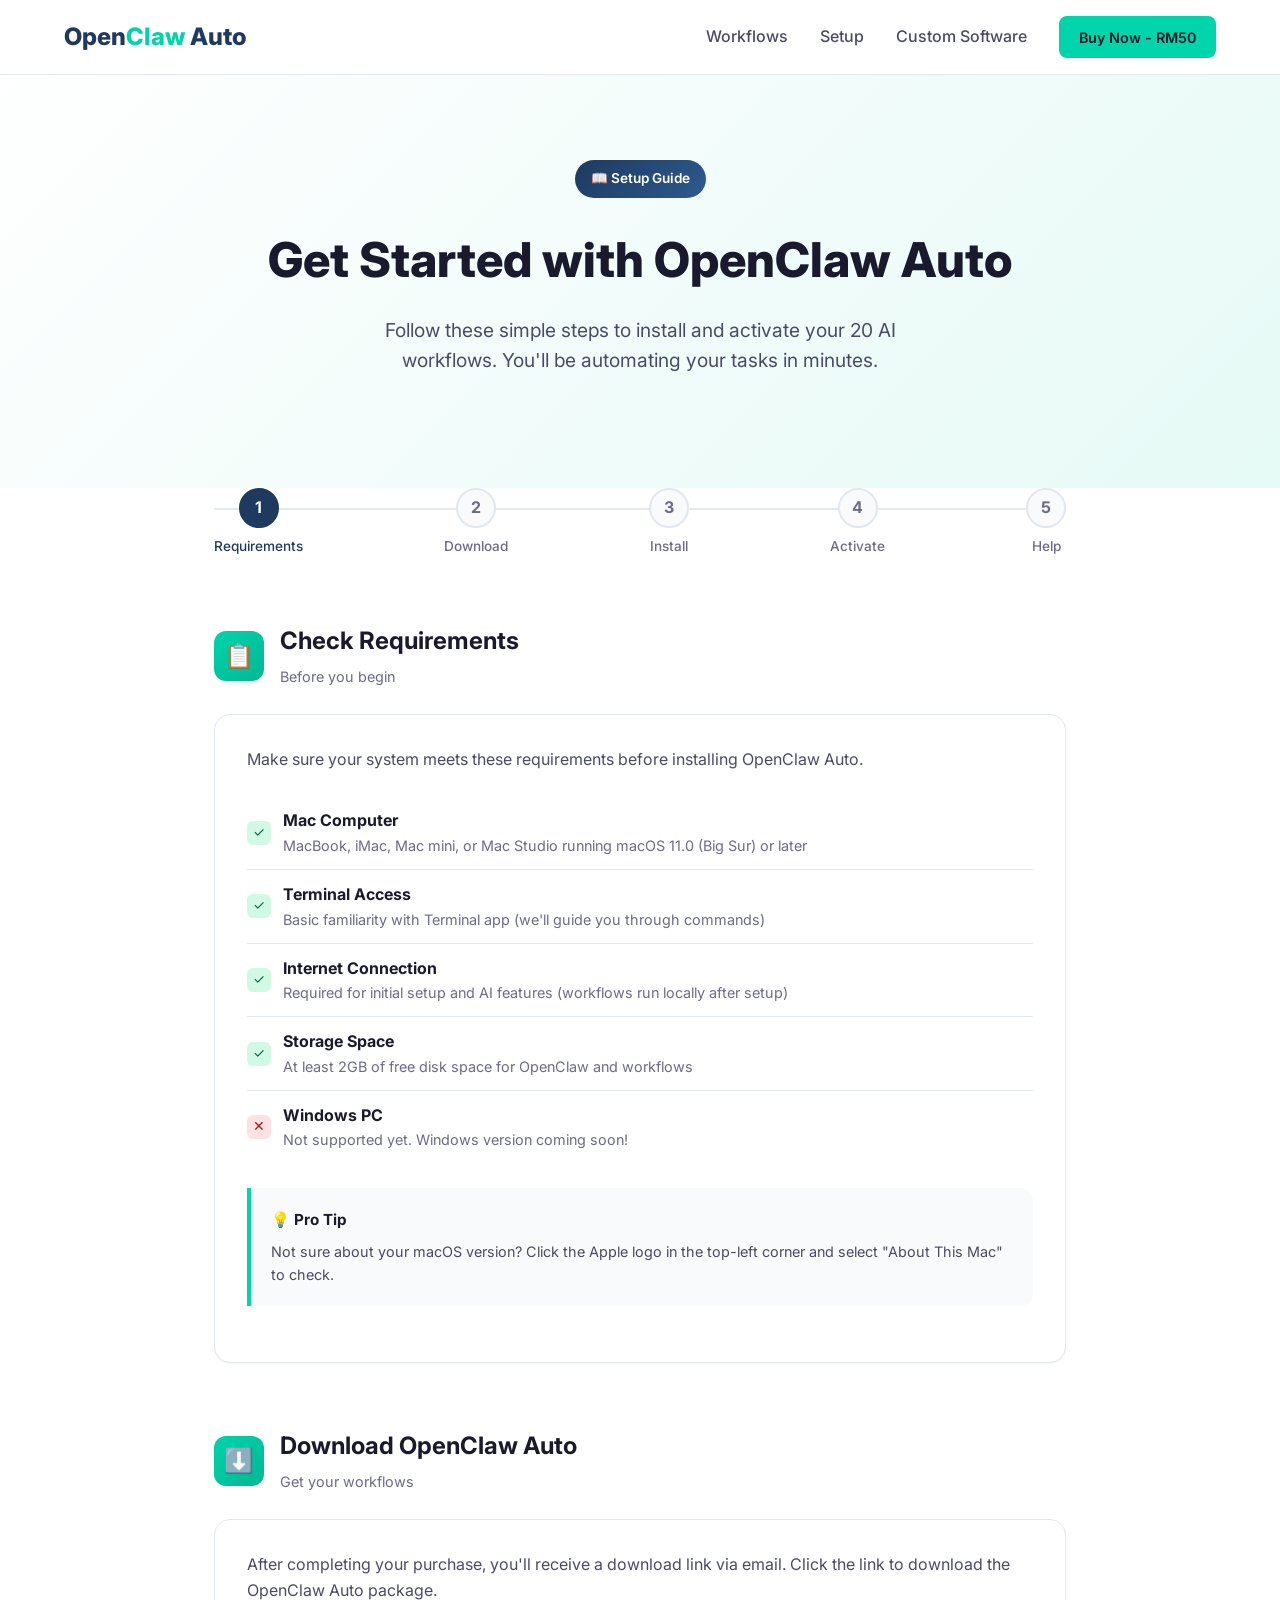
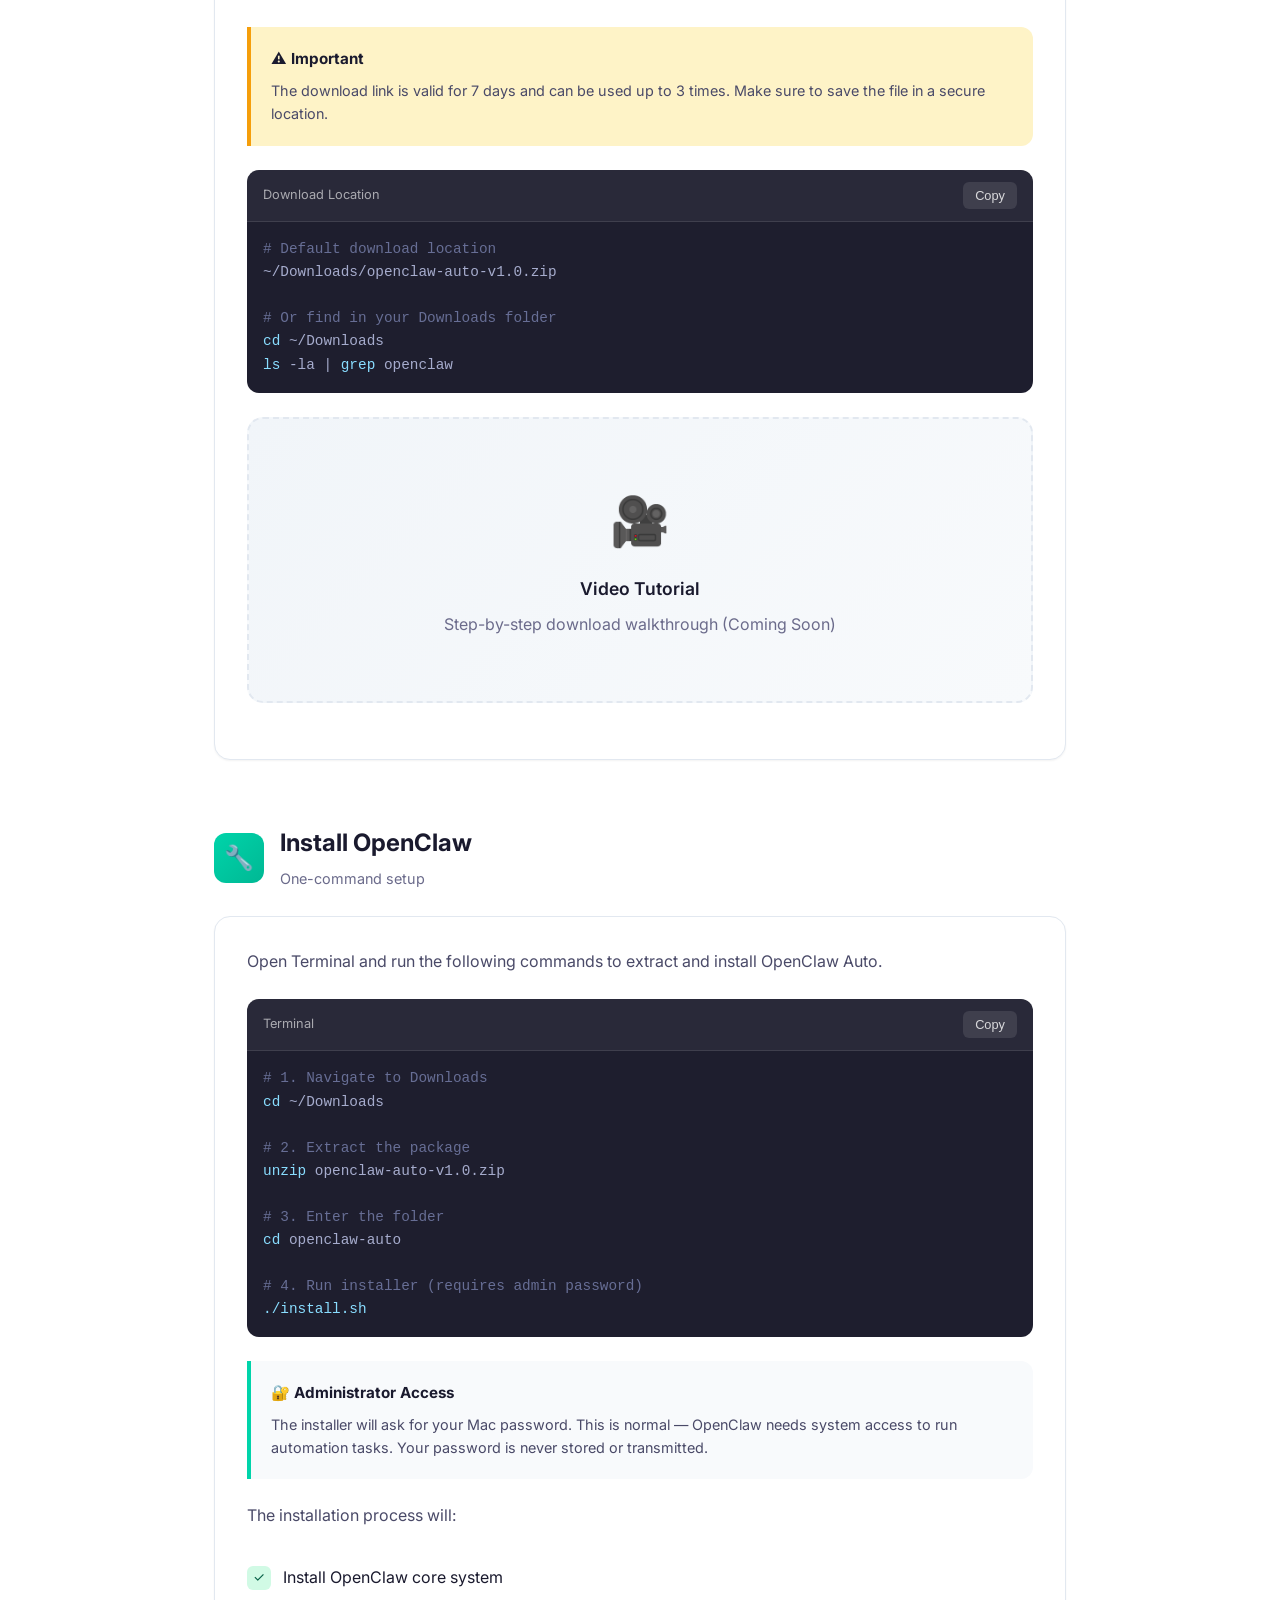
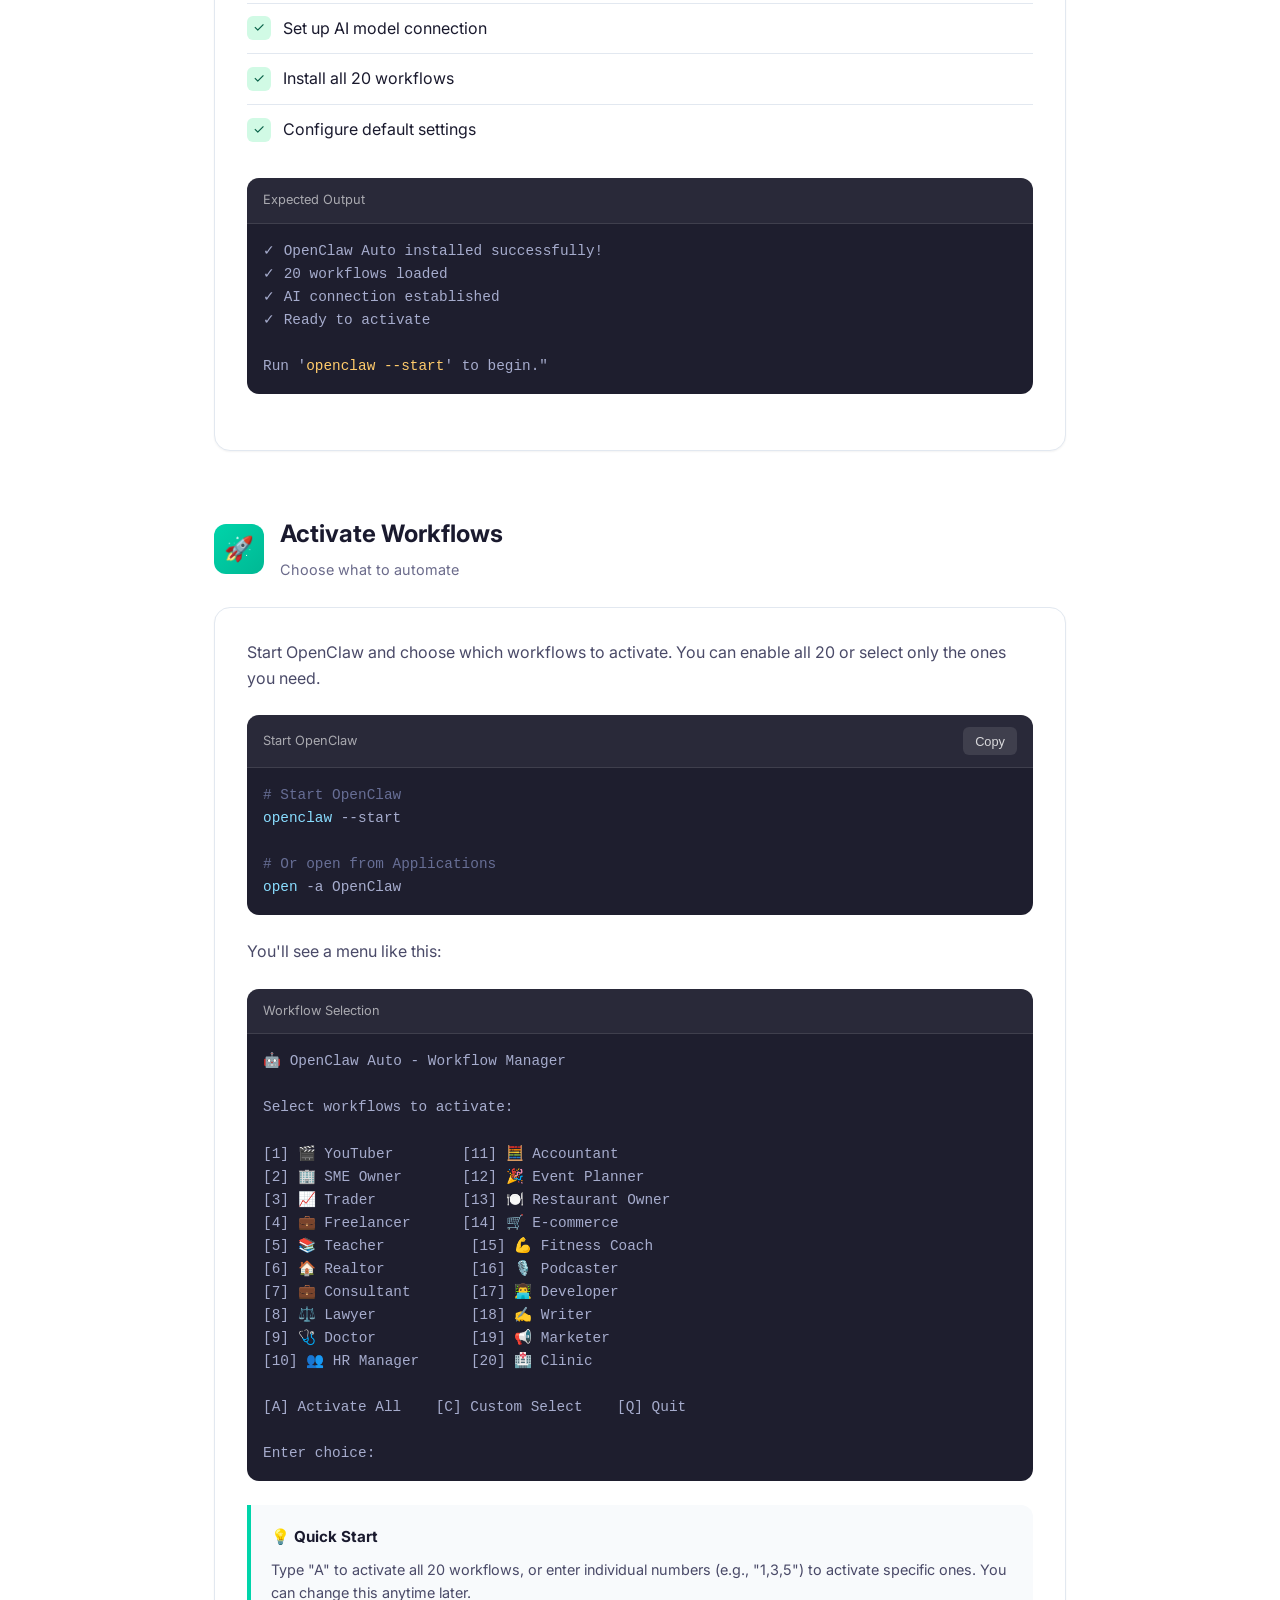
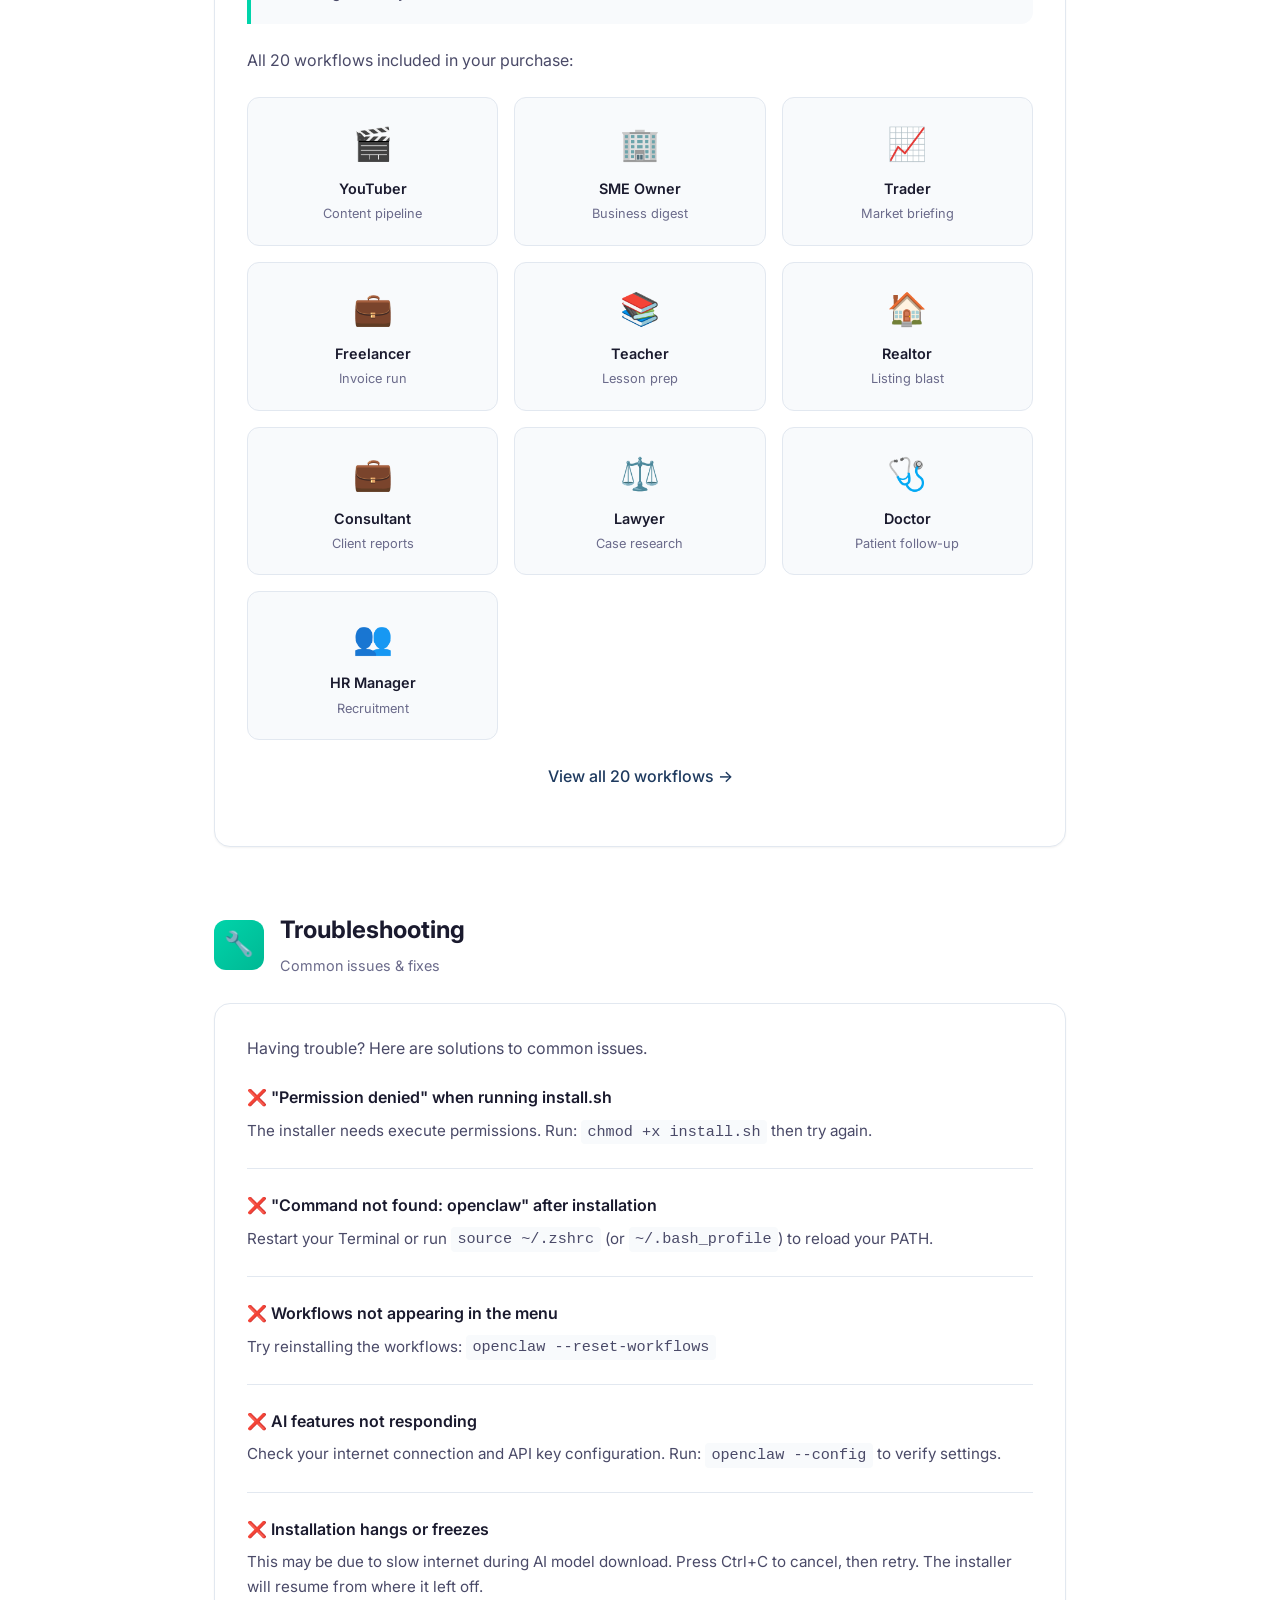
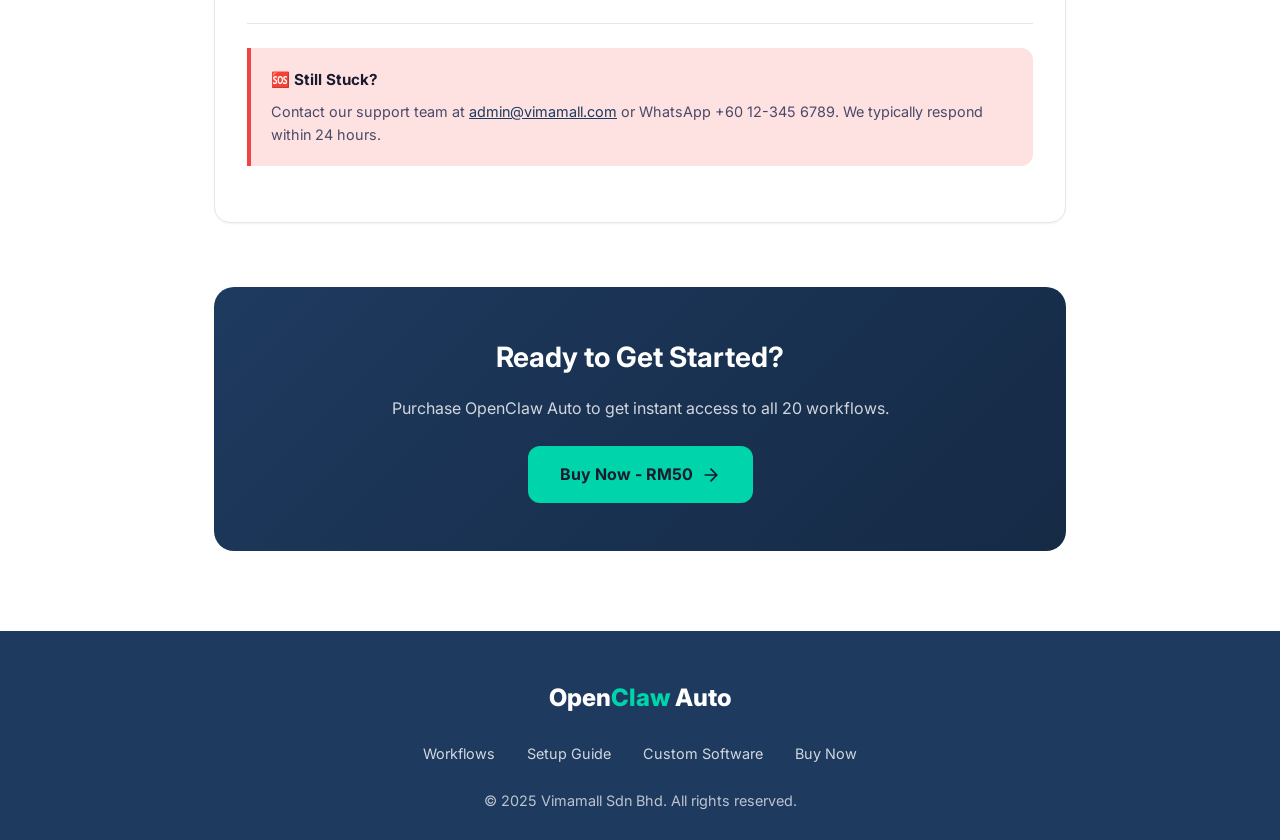
<file: sites/easyclaw.it.com/setup/index.html>
<!DOCTYPE html>
<html lang="en">
<head>
    <meta charset="UTF-8">
    <meta name="viewport" content="width=device-width, initial-scale=1.0">
    <title>Setup Guide | OpenClaw Auto</title>
    <meta name="description" content="Step-by-step installation guide for OpenClaw Auto. Get your 20 AI workflows running on your Mac in minutes.">
    <link rel="preconnect" href="https://fonts.googleapis.com">
    <link rel="preconnect" href="https://fonts.gstatic.com" crossorigin>
    <link href="https://fonts.googleapis.com/css2?family=Inter:wght@400;500;600;700;800&display=swap" rel="stylesheet">
    <style>
        * {
            margin: 0;
            padding: 0;
            box-sizing: border-box;
        }

        :root {
            --primary: #1e3a5f;
            --primary-dark: #152a45;
            --primary-light: #2d5a8f;
            --accent: #00d4aa;
            --accent-dark: #00b894;
            --accent-light: #e6faf6;
            --text-dark: #1a1a2e;
            --text-medium: #4a4a68;
            --text-light: #6b6b8b;
            --bg-white: #ffffff;
            --bg-light: #f8fafc;
            --bg-gray: #f1f5f9;
            --border: #e2e8f0;
            --shadow-sm: 0 1px 2px 0 rgba(0, 0, 0, 0.05);
            --shadow-md: 0 4px 6px -1px rgba(0, 0, 0, 0.1);
            --shadow-lg: 0 10px 15px -3px rgba(0, 0, 0, 0.1);
            --shadow-xl: 0 20px 25px -5px rgba(0, 0, 0, 0.1);
            --urgent-red: #ef4444;
            --code-bg: #1e1e2e;
        }

        html {
            scroll-behavior: smooth;
        }

        body {
            font-family: 'Inter', -apple-system, BlinkMacSystemFont, sans-serif;
            color: var(--text-dark);
            line-height: 1.6;
            background: var(--bg-white);
        }

        /* Header */
        .header {
            position: fixed;
            top: 0;
            left: 0;
            right: 0;
            background: rgba(255, 255, 255, 0.98);
            backdrop-filter: blur(10px);
            border-bottom: 1px solid var(--border);
            z-index: 1000;
            padding: 1rem 0;
        }

        .header-content {
            max-width: 1200px;
            margin: 0 auto;
            padding: 0 1.5rem;
            display: flex;
            justify-content: space-between;
            align-items: center;
        }

        .logo {
            font-size: 1.5rem;
            font-weight: 800;
            color: var(--primary);
            text-decoration: none;
        }

        .logo span {
            color: var(--accent);
        }

        .nav-links {
            display: flex;
            gap: 2rem;
            align-items: center;
        }

        .nav-link {
            color: var(--text-medium);
            text-decoration: none;
            font-weight: 500;
            transition: color 0.2s;
        }

        .nav-link:hover {
            color: var(--primary);
        }

        .nav-cta {
            background: var(--accent);
            color: var(--text-dark);
            padding: 0.6rem 1.25rem;
            border-radius: 8px;
            text-decoration: none;
            font-weight: 600;
            font-size: 0.9rem;
            transition: all 0.2s;
        }

        .nav-cta:hover {
            background: var(--accent-dark);
            transform: translateY(-1px);
        }

        /* Hero Section */
        .hero {
            padding: 10rem 1.5rem 5rem;
            background: linear-gradient(135deg, var(--bg-white) 0%, var(--accent-light) 100%);
            text-align: center;
        }

        .hero-content {
            max-width: 800px;
            margin: 0 auto;
        }

        .hero-badge {
            display: inline-block;
            background: linear-gradient(135deg, var(--primary) 0%, var(--primary-light) 100%);
            color: white;
            padding: 0.5rem 1rem;
            border-radius: 50px;
            font-size: 0.85rem;
            font-weight: 600;
            margin-bottom: 1.5rem;
        }

        .hero h1 {
            font-size: clamp(2rem, 5vw, 3rem);
            font-weight: 800;
            margin-bottom: 1rem;
        }

        .hero p {
            color: var(--text-medium);
            font-size: 1.2rem;
            max-width: 600px;
            margin: 0 auto 2rem;
        }

        /* Setup Container */
        .setup-container {
            max-width: 900px;
            margin: 0 auto;
            padding: 0 1.5rem 5rem;
        }

        /* Progress Bar */
        .progress-bar {
            display: flex;
            justify-content: space-between;
            margin-bottom: 4rem;
            position: relative;
        }

        .progress-bar::before {
            content: '';
            position: absolute;
            top: 20px;
            left: 0;
            right: 0;
            height: 2px;
            background: var(--border);
            z-index: 0;
        }

        .progress-step {
            display: flex;
            flex-direction: column;
            align-items: center;
            position: relative;
            z-index: 1;
            cursor: pointer;
            text-decoration: none;
            color: inherit;
        }

        .step-number {
            width: 40px;
            height: 40px;
            background: var(--bg-light);
            border: 2px solid var(--border);
            border-radius: 50%;
            display: flex;
            align-items: center;
            justify-content: center;
            font-weight: 700;
            color: var(--text-light);
            margin-bottom: 0.5rem;
            transition: all 0.3s;
        }

        .progress-step:hover .step-number,
        .progress-step.active .step-number {
            background: var(--primary);
            border-color: var(--primary);
            color: white;
        }

        .step-label {
            font-size: 0.85rem;
            color: var(--text-light);
            font-weight: 500;
        }

        .progress-step:hover .step-label,
        .progress-step.active .step-label {
            color: var(--primary);
        }

        /* Setup Steps */
        .setup-step {
            margin-bottom: 4rem;
            scroll-margin-top: 100px;
        }

        .step-header {
            display: flex;
            align-items: center;
            gap: 1rem;
            margin-bottom: 1.5rem;
        }

        .step-icon {
            width: 50px;
            height: 50px;
            background: linear-gradient(135deg, var(--accent) 0%, var(--accent-dark) 100%);
            border-radius: 12px;
            display: flex;
            align-items: center;
            justify-content: center;
            font-size: 1.5rem;
        }

        .step-title h2 {
            font-size: 1.5rem;
            font-weight: 700;
            margin-bottom: 0.25rem;
        }

        .step-title span {
            color: var(--text-light);
            font-size: 0.9rem;
        }

        .step-content {
            background: white;
            border-radius: 16px;
            padding: 2rem;
            border: 1px solid var(--border);
            box-shadow: var(--shadow-sm);
        }

        .step-content p {
            color: var(--text-medium);
            margin-bottom: 1.5rem;
        }

        /* Requirements List */
        .requirements-list {
            list-style: none;
            margin-bottom: 1.5rem;
        }

        .requirements-list li {
            display: flex;
            align-items: center;
            gap: 0.75rem;
            padding: 0.75rem 0;
            border-bottom: 1px solid var(--border);
        }

        .requirements-list li:last-child {
            border-bottom: none;
        }

        .requirement-icon {
            width: 24px;
            height: 24px;
            background: var(--accent-light);
            border-radius: 6px;
            display: flex;
            align-items: center;
            justify-content: center;
            font-size: 0.85rem;
        }

        .requirement-icon.check {
            background: #d1fae5;
            color: #065f46;
        }

        .requirement-icon.cross {
            background: #fee2e2;
            color: #991b1b;
        }

        /* Code Blocks */
        .code-block {
            background: var(--code-bg);
            border-radius: 12px;
            overflow: hidden;
            margin: 1.5rem 0;
        }

        .code-header {
            display: flex;
            justify-content: space-between;
            align-items: center;
            padding: 0.75rem 1rem;
            background: rgba(255, 255, 255, 0.05);
            border-bottom: 1px solid rgba(255, 255, 255, 0.1);
        }

        .code-header span {
            color: rgba(255, 255, 255, 0.6);
            font-size: 0.8rem;
        }

        .copy-btn {
            background: rgba(255, 255, 255, 0.1);
            border: none;
            color: rgba(255, 255, 255, 0.8);
            padding: 0.4rem 0.75rem;
            border-radius: 6px;
            font-size: 0.8rem;
            cursor: pointer;
            transition: all 0.2s;
        }

        .copy-btn:hover {
            background: rgba(255, 255, 255, 0.2);
        }

        .copy-btn.copied {
            background: var(--accent);
            color: var(--text-dark);
        }

        .code-block pre {
            padding: 1rem;
            overflow-x: auto;
            margin: 0;
        }

        .code-block code {
            font-family: 'SF Mono', Monaco, 'Cascadia Code', monospace;
            font-size: 0.9rem;
            color: #a6accd;
            line-height: 1.6;
        }

        .code-block .comment {
            color: #676e95;
        }

        .code-block .command {
            color: #89ddff;
        }

        .code-block .string {
            color: #c3e88d;
        }

        .code-block .highlight {
            color: #ffcb6b;
        }

        /* Info Box */
        .info-box {
            background: var(--bg-light);
            border-left: 4px solid var(--accent);
            padding: 1.25rem;
            border-radius: 0 12px 12px 0;
            margin: 1.5rem 0;
        }

        .info-box.warning {
            background: #fef3c7;
            border-left-color: #f59e0b;
        }

        .info-box.error {
            background: #fee2e2;
            border-left-color: #ef4444;
        }

        .info-box h4 {
            font-size: 0.95rem;
            font-weight: 700;
            margin-bottom: 0.5rem;
            display: flex;
            align-items: center;
            gap: 0.5rem;
        }

        .info-box p {
            margin: 0;
            font-size: 0.9rem;
        }

        /* Workflow Grid */
        .workflow-grid {
            display: grid;
            grid-template-columns: repeat(auto-fill, minmax(200px, 1fr));
            gap: 1rem;
            margin: 1.5rem 0;
        }

        .workflow-item {
            background: var(--bg-light);
            border-radius: 12px;
            padding: 1.25rem;
            text-align: center;
            border: 1px solid var(--border);
        }

        .workflow-item .icon {
            font-size: 2rem;
            margin-bottom: 0.5rem;
        }

        .workflow-item h4 {
            font-size: 0.9rem;
            font-weight: 600;
            margin-bottom: 0.25rem;
        }

        .workflow-item p {
            font-size: 0.8rem;
            color: var(--text-light);
            margin: 0;
        }

        /* Video Placeholder */
        .video-placeholder {
            background: linear-gradient(135deg, var(--bg-gray) 0%, var(--bg-light) 100%);
            border-radius: 16px;
            padding: 4rem 2rem;
            text-align: center;
            border: 2px dashed var(--border);
            margin: 1.5rem 0;
        }

        .video-placeholder .icon {
            font-size: 3rem;
            margin-bottom: 1rem;
        }

        .video-placeholder h4 {
            font-size: 1.1rem;
            font-weight: 600;
            margin-bottom: 0.5rem;
        }

        .video-placeholder p {
            color: var(--text-light);
            margin: 0;
        }

        /* Troubleshooting */
        .troubleshooting-item {
            margin-bottom: 1.5rem;
            padding-bottom: 1.5rem;
            border-bottom: 1px solid var(--border);
        }

        .troubleshooting-item:last-child {
            border-bottom: none;
            margin-bottom: 0;
            padding-bottom: 0;
        }

        .troubleshooting-item h4 {
            font-size: 1rem;
            font-weight: 600;
            margin-bottom: 0.5rem;
            color: var(--text-dark);
        }

        .troubleshooting-item p {
            margin: 0;
            font-size: 0.95rem;
        }

        /* CTA Section */
        .cta-section {
            background: linear-gradient(135deg, var(--primary) 0%, var(--primary-dark) 100%);
            border-radius: 20px;
            padding: 3rem;
            text-align: center;
            margin-top: 4rem;
        }

        .cta-section h2 {
            font-size: 1.75rem;
            font-weight: 700;
            color: white;
            margin-bottom: 1rem;
        }

        .cta-section p {
            color: rgba(255, 255, 255, 0.8);
            margin-bottom: 1.5rem;
        }

        .cta-btn {
            display: inline-flex;
            align-items: center;
            gap: 0.5rem;
            background: var(--accent);
            color: var(--text-dark);
            padding: 1rem 2rem;
            border-radius: 12px;
            text-decoration: none;
            font-weight: 700;
            transition: all 0.2s;
        }

        .cta-btn:hover {
            background: var(--accent-dark);
            transform: translateY(-2px);
        }

        /* Footer */
        .footer {
            background: var(--primary);
            padding: 3rem 1.5rem 2rem;
            text-align: center;
        }

        .footer-logo {
            font-size: 1.5rem;
            font-weight: 800;
            color: white;
            margin-bottom: 1rem;
        }

        .footer-logo span {
            color: var(--accent);
        }

        .footer p {
            color: rgba(255, 255, 255, 0.7);
            font-size: 0.9rem;
        }

        .footer-links {
            display: flex;
            justify-content: center;
            gap: 2rem;
            margin: 1.5rem 0;
        }

        .footer-links a {
            color: rgba(255, 255, 255, 0.8);
            text-decoration: none;
            font-size: 0.9rem;
            transition: color 0.2s;
        }

        .footer-links a:hover {
            color: var(--accent);
        }

        /* Responsive */
        @media (max-width: 768px) {
            .header {
                padding: 0.75rem 0;
            }

            .nav-links {
                display: none;
            }

            .hero {
                padding: 8rem 1rem 4rem;
            }

            .setup-container {
                padding: 0 1rem 3rem;
            }

            .progress-bar {
                display: none;
            }

            .step-content {
                padding: 1.5rem;
            }

            .workflow-grid {
                grid-template-columns: repeat(2, 1fr);
            }

            .cta-section {
                padding: 2rem 1.5rem;
            }
        }
    </style>
</head>
<body>
    <!-- Header -->
    <header class="header">
        <div class="header-content">
            <a href="/" class="logo">Open<span>Claw</span> Auto</a>
            <nav class="nav-links">
                <a href="/workflows/" class="nav-link">Workflows</a>
                <a href="/setup/" class="nav-link">Setup</a>
                <a href="/industries/" class="nav-link">Custom Software</a>
                <a href="/payment/" class="nav-cta">Buy Now - RM50</a>
            </nav>
        </div>
    </header>

    <!-- Hero Section -->
    <section class="hero">
        <div class="hero-content">
            <div class="hero-badge">📖 Setup Guide</div>
            <h1>Get Started with OpenClaw Auto</h1>
            <p>Follow these simple steps to install and activate your 20 AI workflows. You'll be automating your tasks in minutes.</p>
        </div>
    </section>

    <!-- Setup Container -->
    <div class="setup-container">
        <!-- Progress Bar -->
        <div class="progress-bar">
            <a href="#requirements" class="progress-step active">
                <div class="step-number">1</div>
                <span class="step-label">Requirements</span>
            </a>
            <a href="#download" class="progress-step">
                <div class="step-number">2</div>
                <span class="step-label">Download</span>
            </a>
            <a href="#install" class="progress-step">
                <div class="step-number">3</div>
                <span class="step-label">Install</span>
            </a>
            <a href="#activate" class="progress-step">
                <div class="step-number">4</div>
                <span class="step-label">Activate</span>
            </a>
            <a href="#troubleshooting" class="progress-step">
                <div class="step-number">5</div>
                <span class="step-label">Help</span>
            </a>
        </div>

        <!-- Step 1: Requirements -->
        <div class="setup-step" id="requirements">
            <div class="step-header">
                <div class="step-icon">📋</div>
                <div class="step-title">
                    <h2>Check Requirements</h2>
                    <span>Before you begin</span>
                </div>
            </div>
            
            <div class="step-content">
                <p>Make sure your system meets these requirements before installing OpenClaw Auto.</p>

                <ul class="requirements-list">
                    <li>
                        <span class="requirement-icon check">✓</span>
                        <div>
                            <strong>Mac Computer</strong>
                            <p style="margin: 0; font-size: 0.9rem; color: var(--text-light);">MacBook, iMac, Mac mini, or Mac Studio running macOS 11.0 (Big Sur) or later</p>
                        </div>
                    </li>
                    <li>
                        <span class="requirement-icon check">✓</span>
                        <div>
                            <strong>Terminal Access</strong>
                            <p style="margin: 0; font-size: 0.9rem; color: var(--text-light);">Basic familiarity with Terminal app (we'll guide you through commands)</p>
                        </div>
                    </li>
                    <li>
                        <span class="requirement-icon check">✓</span>
                        <div>
                            <strong>Internet Connection</strong>
                            <p style="margin: 0; font-size: 0.9rem; color: var(--text-light);">Required for initial setup and AI features (workflows run locally after setup)</p>
                        </div>
                    </li>
                    <li>
                        <span class="requirement-icon check">✓</span>
                        <div>
                            <strong>Storage Space</strong>
                            <p style="margin: 0; font-size: 0.9rem; color: var(--text-light);">At least 2GB of free disk space for OpenClaw and workflows</p>
                        </div>
                    </li>
                    <li>
                        <span class="requirement-icon cross">✕</span>
                        <div>
                            <strong>Windows PC</strong>
                            <p style="margin: 0; font-size: 0.9rem; color: var(--text-light);">Not supported yet. Windows version coming soon!</p>
                        </div>
                    </li>
                </ul>

                <div class="info-box">
                    <h4>💡 Pro Tip</h4>
                    <p>Not sure about your macOS version? Click the Apple logo in the top-left corner and select "About This Mac" to check.</p>
                </div>
            </div>
        </div>

        <!-- Step 2: Download -->
        <div class="setup-step" id="download">
            <div class="step-header">
                <div class="step-icon">⬇️</div>
                <div class="step-title">
                    <h2>Download OpenClaw Auto</h2>
                    <span>Get your workflows</span>
                </div>
            </div>
            
            <div class="step-content">
                <p>After completing your purchase, you'll receive a download link via email. Click the link to download the OpenClaw Auto package.</p>

                <div class="info-box warning">
                    <h4>⚠️ Important</h4>
                    <p>The download link is valid for 7 days and can be used up to 3 times. Make sure to save the file in a secure location.</p>
                </div>

                <div class="code-block">
                    <div class="code-header">
                        <span>Download Location</span>
                        <button class="copy-btn" onclick="copyToClipboard(this, '~/Downloads/openclaw-auto-v1.0.zip')">Copy</button>
                    </div>
                    <pre><code><span class="comment"># Default download location</span>
~/Downloads/openclaw-auto-v1.0.zip

<span class="comment"># Or find in your Downloads folder</span>
<span class="command">cd</span> ~/Downloads
<span class="command">ls</span> -la | <span class="command">grep</span> openclaw</code></pre>
                </div>

                <div class="video-placeholder">
                    <div class="icon">🎥</div>
                    <h4>Video Tutorial</h4>
                    <p>Step-by-step download walkthrough (Coming Soon)</p>
                </div>
            </div>
        </div>

        <!-- Step 3: Install -->
        <div class="setup-step" id="install">
            <div class="step-header">
                <div class="step-icon">🔧</div>
                <div class="step-title">
                    <h2>Install OpenClaw</h2>
                    <span>One-command setup</span>
                </div>
            </div>
            
            <div class="step-content">
                <p>Open Terminal and run the following commands to extract and install OpenClaw Auto.</p>

                <div class="code-block">
                    <div class="code-header">
                        <span>Terminal</span>
                        <button class="copy-btn" onclick="copyToClipboard(this, 'cd ~/Downloads && unzip openclaw-auto-v1.0.zip && cd openclaw-auto && ./install.sh')">Copy</button>
                    </div>
                    <pre><code><span class="comment"># 1. Navigate to Downloads</span>
<span class="command">cd</span> ~/Downloads

<span class="comment"># 2. Extract the package</span>
<span class="command">unzip</span> openclaw-auto-v1.0.zip

<span class="comment"># 3. Enter the folder</span>
<span class="command">cd</span> openclaw-auto

<span class="comment"># 4. Run installer (requires admin password)</span>
<span class="command">./install.sh</span></code></pre>
                </div>

                <div class="info-box">
                    <h4>🔐 Administrator Access</h4>
                    <p>The installer will ask for your Mac password. This is normal — OpenClaw needs system access to run automation tasks. Your password is never stored or transmitted.</p>
                </div>

                <p>The installation process will:</p>
                
                <ul class="requirements-list">
                    <li>
                        <span class="requirement-icon check">✓</span>
                        <span>Install OpenClaw core system</span>
                    </li>
                    <li>
                        <span class="requirement-icon check">✓</span>
                        <span>Set up AI model connection</span>
                    </li>
                    <li>
                        <span class="requirement-icon check">✓</span>
                        <span>Install all 20 workflows</span>
                    </li>
                    <li>
                        <span class="requirement-icon check">✓</span>
                        <span>Configure default settings</span>
                    </li>
                </ul>

                <div class="code-block">
                    <div class="code-header">
                        <span>Expected Output</span>
                    </div>
                    <pre><code>✓ OpenClaw Auto installed successfully!
✓ 20 workflows loaded
✓ AI connection established
✓ Ready to activate

Run '<span class="highlight">openclaw --start</span>' to begin."</code></pre>
                </div>
            </div>
        </div>

        <!-- Step 4: Activate -->
        <div class="setup-step" id="activate">
            <div class="step-header">
                <div class="step-icon">🚀</div>
                <div class="step-title">
                    <h2>Activate Workflows</h2>
                    <span>Choose what to automate</span>
                </div>
            </div>
            
            <div class="step-content">
                <p>Start OpenClaw and choose which workflows to activate. You can enable all 20 or select only the ones you need.</p>

                <div class="code-block">
                    <div class="code-header">
                        <span>Start OpenClaw</span>
                        <button class="copy-btn" onclick="copyToClipboard(this, 'openclaw --start')">Copy</button>
                    </div>
                    <pre><code><span class="comment"># Start OpenClaw</span>
<span class="command">openclaw</span> --start

<span class="comment"># Or open from Applications</span>
<span class="command">open</span> -a OpenClaw</code></pre>
                </div>

                <p>You'll see a menu like this:</p>

                <div class="code-block">
                    <div class="code-header">
                        <span>Workflow Selection</span>
                    </div>
                    <pre><code>🤖 OpenClaw Auto - Workflow Manager

Select workflows to activate:

[1] 🎬 YouTuber        [11] 🧮 Accountant
[2] 🏢 SME Owner       [12] 🎉 Event Planner
[3] 📈 Trader          [13] 🍽️ Restaurant Owner
[4] 💼 Freelancer      [14] 🛒 E-commerce
[5] 📚 Teacher          [15] 💪 Fitness Coach
[6] 🏠 Realtor          [16] 🎙️ Podcaster
[7] 💼 Consultant       [17] 👨‍💻 Developer
[8] ⚖️ Lawyer           [18] ✍️ Writer
[9] 🩺 Doctor           [19] 📢 Marketer
[10] 👥 HR Manager      [20] 🏥 Clinic

[A] Activate All    [C] Custom Select    [Q] Quit

Enter choice: </code></pre>
                </div>

                <div class="info-box">
                    <h4>💡 Quick Start</h4>
                    <p>Type "A" to activate all 20 workflows, or enter individual numbers (e.g., "1,3,5") to activate specific ones. You can change this anytime later.</p>
                </div>

                <p>All 20 workflows included in your purchase:</p>

                <div class="workflow-grid">
                    <div class="workflow-item">
                        <div class="icon">🎬</div>
                        <h4>YouTuber</h4>
                        <p>Content pipeline</p>
                    </div>
                    <div class="workflow-item">
                        <div class="icon">🏢</div>
                        <h4>SME Owner</h4>
                        <p>Business digest</p>
                    </div>
                    <div class="workflow-item">
                        <div class="icon">📈</div>
                        <h4>Trader</h4>
                        <p>Market briefing</p>
                    </div>
                    <div class="workflow-item">
                        <div class="icon">💼</div>
                        <h4>Freelancer</h4>
                        <p>Invoice run</p>
                    </div>
                    <div class="workflow-item">
                        <div class="icon">📚</div>
                        <h4>Teacher</h4>
                        <p>Lesson prep</p>
                    </div>
                    <div class="workflow-item">
                        <div class="icon">🏠</div>
                        <h4>Realtor</h4>
                        <p>Listing blast</p>
                    </div>
                    <div class="workflow-item">
                        <div class="icon">💼</div>
                        <h4>Consultant</h4>
                        <p>Client reports</p>
                    </div>
                    <div class="workflow-item">
                        <div class="icon">⚖️</div>
                        <h4>Lawyer</h4>
                        <p>Case research</p>
                    </div>
                    <div class="workflow-item">
                        <div class="icon">🩺</div>
                        <h4>Doctor</h4>
                        <p>Patient follow-up</p>
                    </div>
                    <div class="workflow-item">
                        <div class="icon">👥</div>
                        <h4>HR Manager</h4>
                        <p>Recruitment</p>
                    </div>
                </div>

                <p style="text-align: center; margin-top: 1rem;">
                    <a href="/workflows/" style="color: var(--primary); text-decoration: none; font-weight: 500;">View all 20 workflows →</a>
                </p>
            </div>
        </div>

        <!-- Step 5: Troubleshooting -->
        <div class="setup-step" id="troubleshooting">
            <div class="step-header">
                <div class="step-icon">🔧</div>
                <div class="step-title">
                    <h2>Troubleshooting</h2>
                    <span>Common issues & fixes</span>
                </div>
            </div>
            
            <div class="step-content">
                <p>Having trouble? Here are solutions to common issues.</p>

                <div class="troubleshooting-item">
                    <h4>❌ "Permission denied" when running install.sh</h4>
                    <p>The installer needs execute permissions. Run: <code style="background: var(--bg-light); padding: 0.2rem 0.4rem; border-radius: 4px;">chmod +x install.sh</code> then try again.</p>
                </div>

                <div class="troubleshooting-item">
                    <h4>❌ "Command not found: openclaw" after installation</h4>
                    <p>Restart your Terminal or run <code style="background: var(--bg-light); padding: 0.2rem 0.4rem; border-radius: 4px;">source ~/.zshrc</code> (or <code style="background: var(--bg-light); padding: 0.2rem 0.4rem; border-radius: 4px;">~/.bash_profile</code>) to reload your PATH.</p>
                </div>

                <div class="troubleshooting-item">
                    <h4>❌ Workflows not appearing in the menu</h4>
                    <p>Try reinstalling the workflows: <code style="background: var(--bg-light); padding: 0.2rem 0.4rem; border-radius: 4px;">openclaw --reset-workflows</code></p>
                </div>

                <div class="troubleshooting-item">
                    <h4>❌ AI features not responding</h4>
                    <p>Check your internet connection and API key configuration. Run: <code style="background: var(--bg-light); padding: 0.2rem 0.4rem; border-radius: 4px;">openclaw --config</code> to verify settings.</p>
                </div>

                <div class="troubleshooting-item">
                    <h4>❌ Installation hangs or freezes</h4>
                    <p>This may be due to slow internet during AI model download. Press Ctrl+C to cancel, then retry. The installer will resume from where it left off.</p>
                </div>

                <div class="info-box error">
                    <h4>🆘 Still Stuck?</h4>
                    <p>Contact our support team at <a href="mailto:admin@vimamall.com" style="color: var(--primary);">admin@vimamall.com</a> or WhatsApp +60 12-345 6789. We typically respond within 24 hours.</p>
                </div>
            </div>
        </div>

        <!-- CTA Section -->
        <div class="cta-section">
            <h2>Ready to Get Started?</h2>
            <p>Purchase OpenClaw Auto to get instant access to all 20 workflows.</p>
            <a href="/payment/" class="cta-btn">
                Buy Now - RM50
                <svg width="20" height="20" viewBox="0 0 24 24" fill="none" stroke="currentColor" stroke-width="2" stroke-linecap="round" stroke-linejoin="round">
                    <path d="M5 12h14M12 5l7 7-7 7"/>
                </svg>
            </a>
        </div>
    </div>

    <!-- Footer -->
    <footer class="footer">
        <div class="footer-logo">Open<span>Claw</span> Auto</div>
        <div class="footer-links">
            <a href="/workflows/">Workflows</a>
            <a href="/setup/">Setup Guide</a>
            <a href="/industries/">Custom Software</a>
            <a href="/payment/">Buy Now</a>
        </div>
        <p>© 2025 Vimamall Sdn Bhd. All rights reserved.</p>
    </footer>

    <script>
        // Copy to clipboard function
        function copyToClipboard(btn, text) {
            navigator.clipboard.writeText(text).then(() => {
                btn.textContent = 'Copied!';
                btn.classList.add('copied');
                setTimeout(() => {
                    btn.textContent = 'Copy';
                    btn.classList.remove('copied');
                }, 2000);
            });
        }

        // Update progress bar on scroll
        window.addEventListener('scroll', () => {
            const steps = ['requirements', 'download', 'install', 'activate', 'troubleshooting'];
            let current = steps[0];

            for (const step of steps) {
                const element = document.getElementById(step);
                if (element) {
                    const rect = element.getBoundingClientRect();
                    if (rect.top <= 200) {
                        current = step;
                    }
                }
            }

            document.querySelectorAll('.progress-step').forEach(stepEl => {
                const href = stepEl.getAttribute('href').substring(1);
                if (href === current) {
                    stepEl.classList.add('active');
                } else {
                    stepEl.classList.remove('active');
                }
            });
        });
    </script>
</body>
</html>
</file>
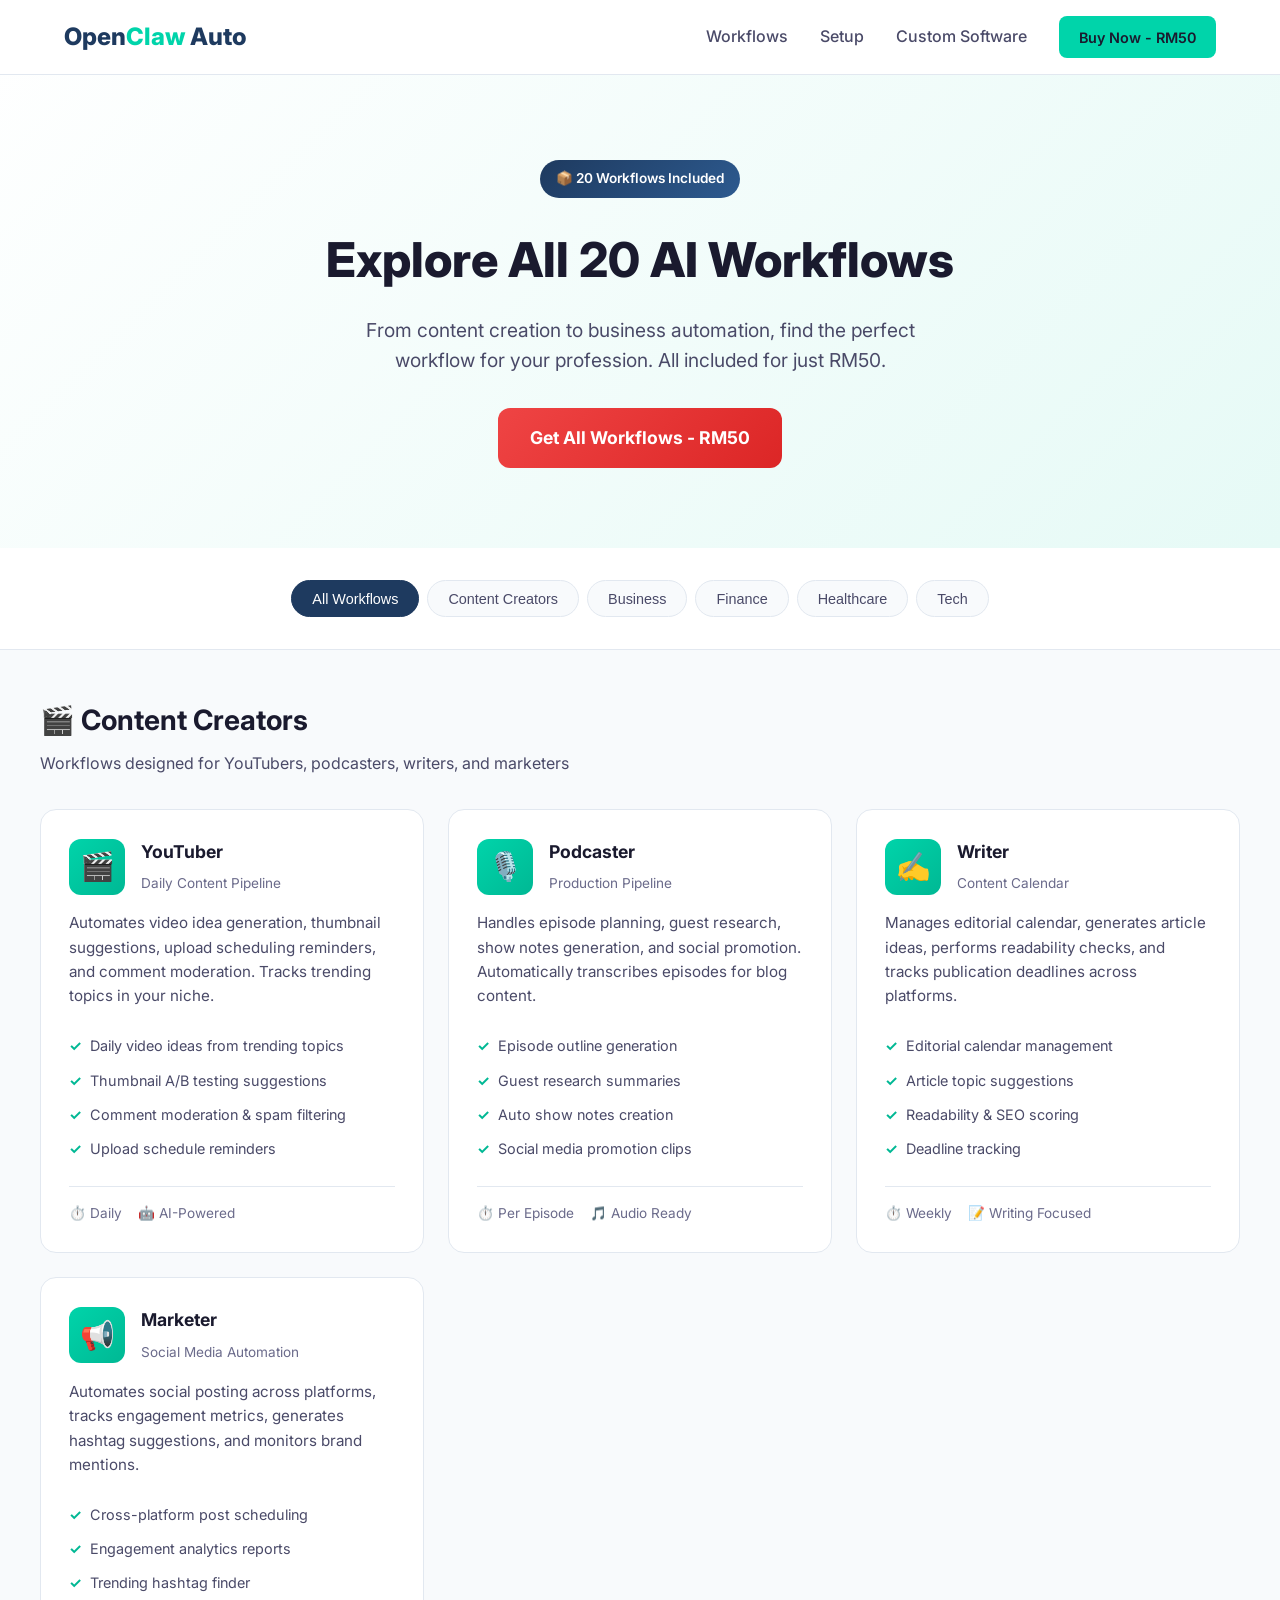
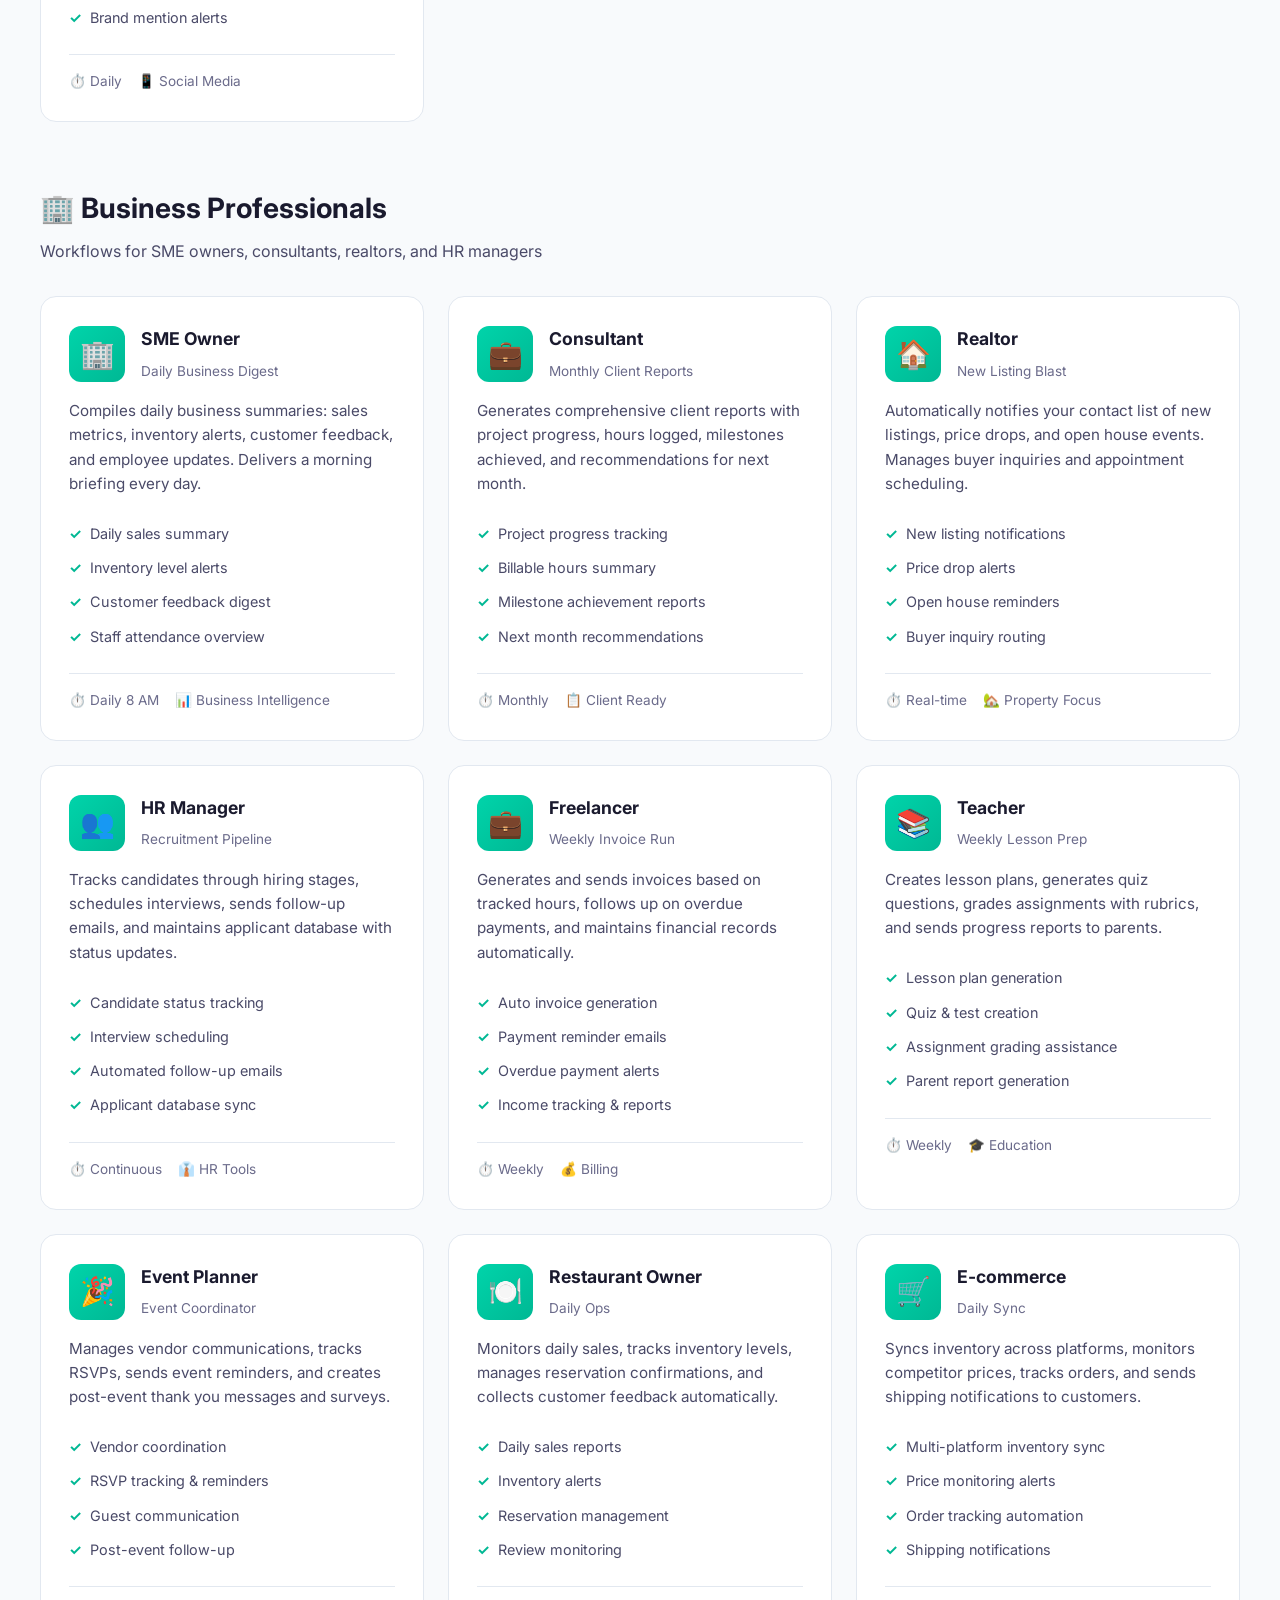
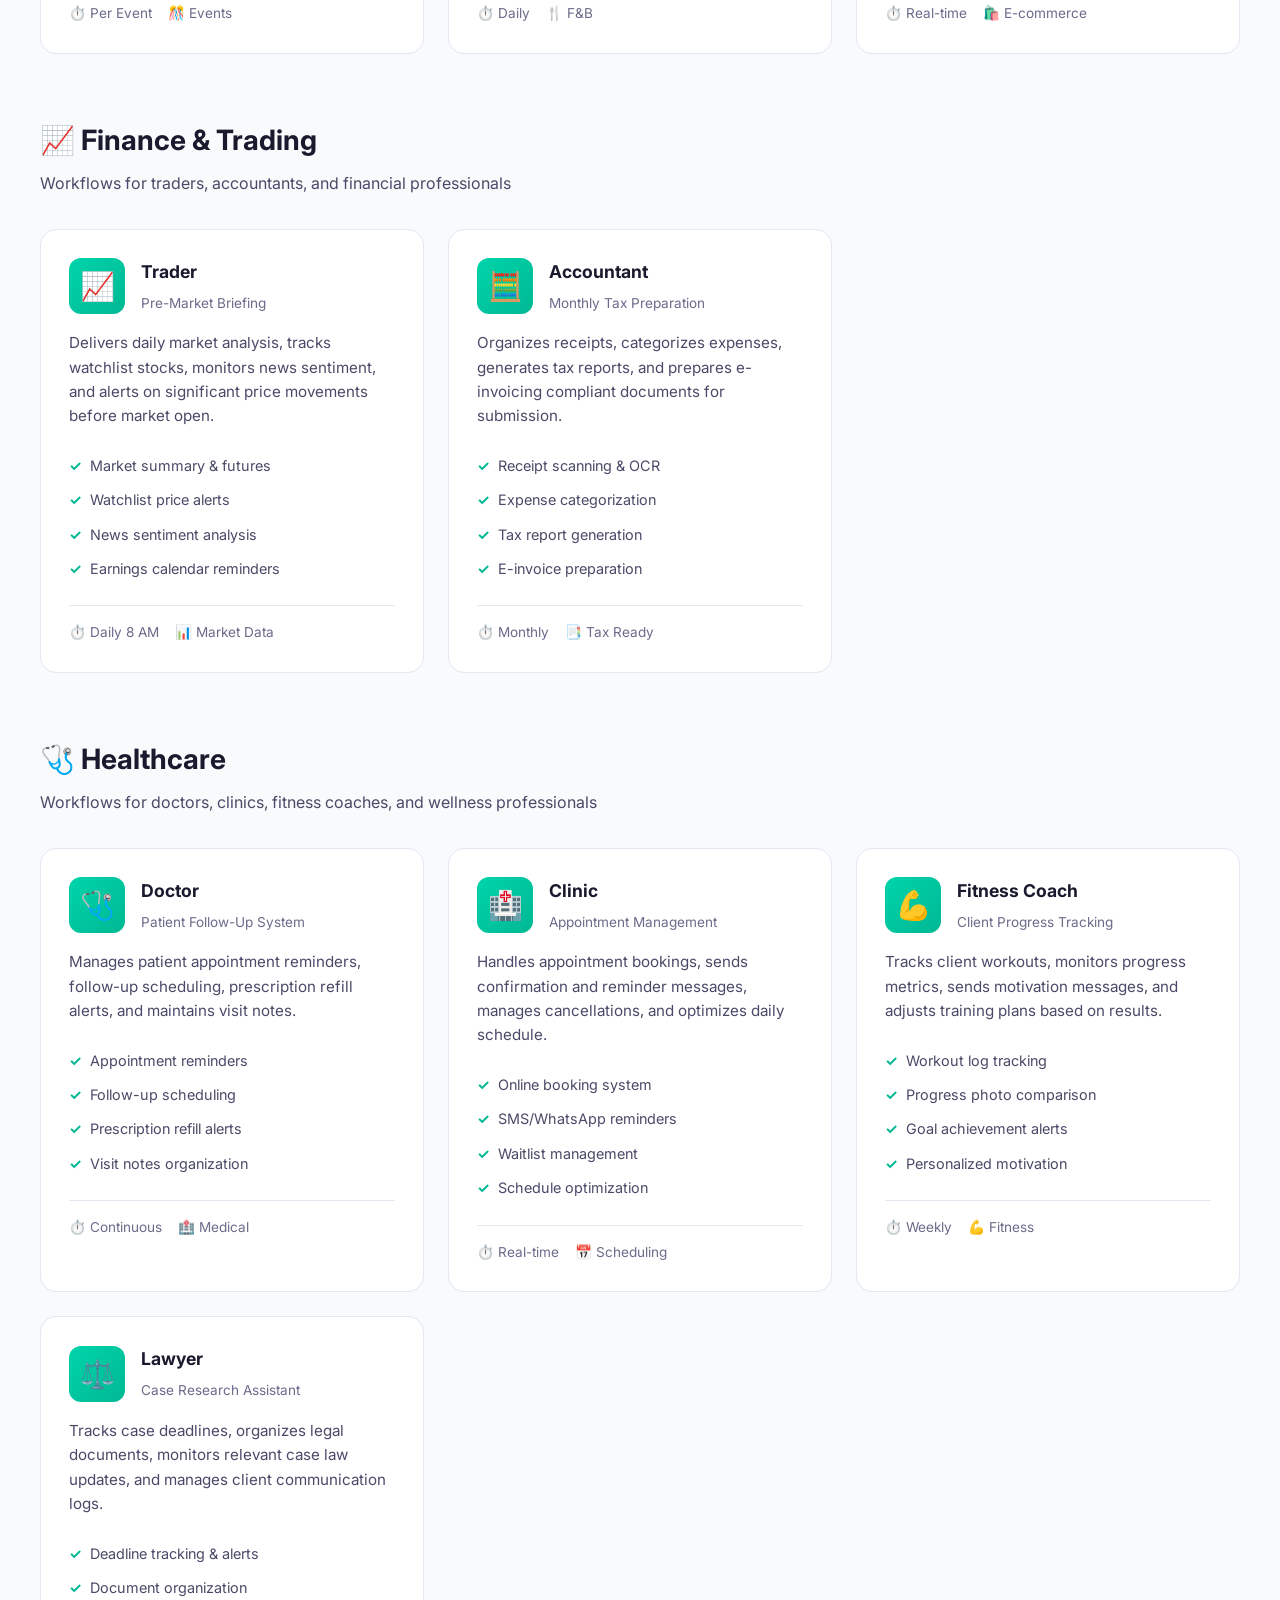
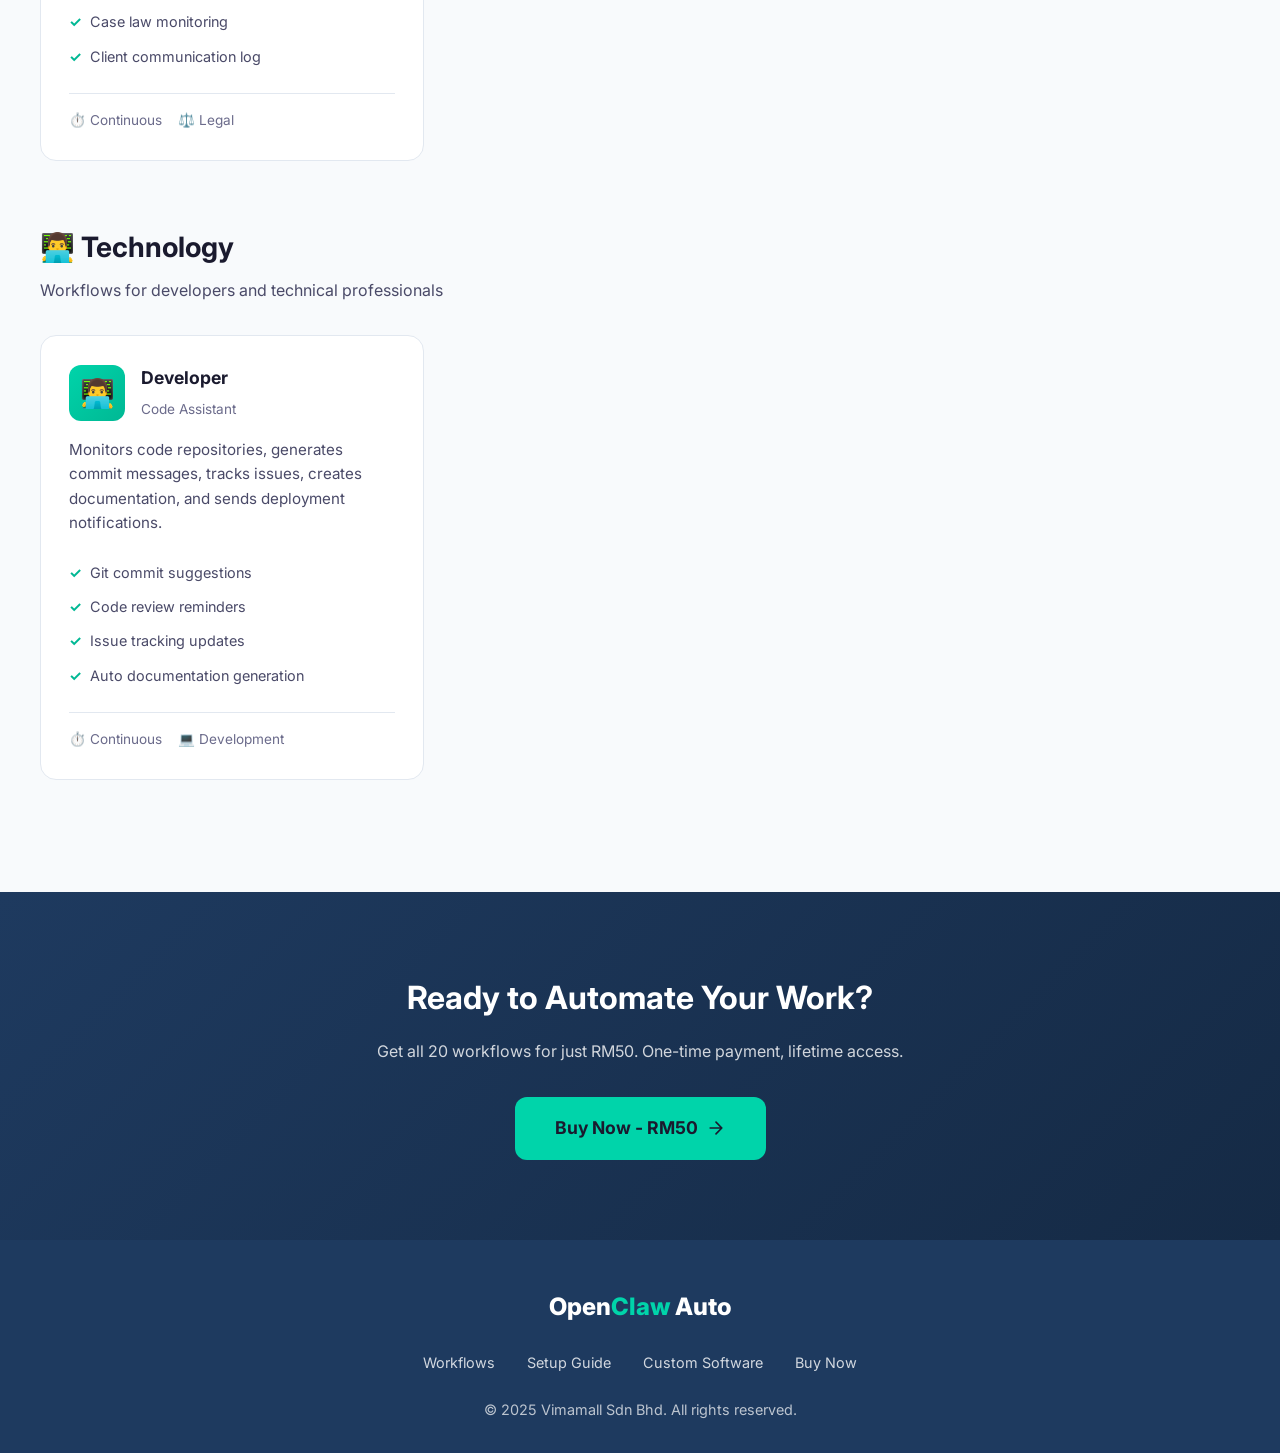
<file: sites/easyclaw.it.com/workflows/index.html>
<!DOCTYPE html>
<html lang="en">
<head>
    <meta charset="UTF-8">
    <meta name="viewport" content="width=device-width, initial-scale=1.0">
    <title>20 AI Workflows | OpenClaw Auto</title>
    <meta name="description" content="Explore all 20 AI workflows included with OpenClaw Auto. From content creation to business automation, there's a workflow for every professional.">
    <link rel="preconnect" href="https://fonts.googleapis.com">
    <link rel="preconnect" href="https://fonts.gstatic.com" crossorigin>
    <link href="https://fonts.googleapis.com/css2?family=Inter:wght@400;500;600;700;800&display=swap" rel="stylesheet">
    <style>
        * {
            margin: 0;
            padding: 0;
            box-sizing: border-box;
        }

        :root {
            --primary: #1e3a5f;
            --primary-dark: #152a45;
            --primary-light: #2d5a8f;
            --accent: #00d4aa;
            --accent-dark: #00b894;
            --accent-light: #e6faf6;
            --text-dark: #1a1a2e;
            --text-medium: #4a4a68;
            --text-light: #6b6b8b;
            --bg-white: #ffffff;
            --bg-light: #f8fafc;
            --bg-gray: #f1f5f9;
            --border: #e2e8f0;
            --shadow-sm: 0 1px 2px 0 rgba(0, 0, 0, 0.05);
            --shadow-md: 0 4px 6px -1px rgba(0, 0, 0, 0.1);
            --shadow-lg: 0 10px 15px -3px rgba(0, 0, 0, 0.1);
            --shadow-xl: 0 20px 25px -5px rgba(0, 0, 0, 0.1);
            --urgent-red: #ef4444;
        }

        html {
            scroll-behavior: smooth;
        }

        body {
            font-family: 'Inter', -apple-system, BlinkMacSystemFont, sans-serif;
            color: var(--text-dark);
            line-height: 1.6;
            background: var(--bg-white);
        }

        /* Header */
        .header {
            position: fixed;
            top: 0;
            left: 0;
            right: 0;
            background: rgba(255, 255, 255, 0.98);
            backdrop-filter: blur(10px);
            border-bottom: 1px solid var(--border);
            z-index: 1000;
            padding: 1rem 0;
        }

        .header-content {
            max-width: 1200px;
            margin: 0 auto;
            padding: 0 1.5rem;
            display: flex;
            justify-content: space-between;
            align-items: center;
        }

        .logo {
            font-size: 1.5rem;
            font-weight: 800;
            color: var(--primary);
            text-decoration: none;
        }

        .logo span {
            color: var(--accent);
        }

        .nav-links {
            display: flex;
            gap: 2rem;
            align-items: center;
        }

        .nav-link {
            color: var(--text-medium);
            text-decoration: none;
            font-weight: 500;
            transition: color 0.2s;
        }

        .nav-link:hover {
            color: var(--primary);
        }

        .nav-cta {
            background: var(--accent);
            color: var(--text-dark);
            padding: 0.6rem 1.25rem;
            border-radius: 8px;
            text-decoration: none;
            font-weight: 600;
            font-size: 0.9rem;
            transition: all 0.2s;
        }

        .nav-cta:hover {
            background: var(--accent-dark);
            transform: translateY(-1px);
        }

        /* Hero Section */
        .hero {
            padding: 10rem 1.5rem 5rem;
            background: linear-gradient(135deg, var(--bg-white) 0%, var(--accent-light) 100%);
            text-align: center;
        }

        .hero-content {
            max-width: 800px;
            margin: 0 auto;
        }

        .hero-badge {
            display: inline-block;
            background: linear-gradient(135deg, var(--primary) 0%, var(--primary-light) 100%);
            color: white;
            padding: 0.5rem 1rem;
            border-radius: 50px;
            font-size: 0.85rem;
            font-weight: 600;
            margin-bottom: 1.5rem;
        }

        .hero h1 {
            font-size: clamp(2rem, 5vw, 3rem);
            font-weight: 800;
            margin-bottom: 1rem;
        }

        .hero p {
            color: var(--text-medium);
            font-size: 1.2rem;
            max-width: 600px;
            margin: 0 auto 2rem;
        }

        .hero-cta {
            display: inline-flex;
            align-items: center;
            gap: 0.5rem;
            background: linear-gradient(135deg, var(--urgent-red) 0%, #dc2626 100%);
            color: white;
            padding: 1rem 2rem;
            border-radius: 12px;
            text-decoration: none;
            font-weight: 700;
            font-size: 1.1rem;
            transition: all 0.2s;
        }

        .hero-cta:hover {
            transform: translateY(-2px);
            box-shadow: 0 6px 20px rgba(239, 68, 68, 0.4);
        }

        /* Filter Tabs */
        .filter-section {
            padding: 2rem 1.5rem;
            background: var(--bg-white);
            border-bottom: 1px solid var(--border);
            position: sticky;
            top: 73px;
            z-index: 100;
        }

        .filter-content {
            max-width: 1200px;
            margin: 0 auto;
        }

        .filter-tabs {
            display: flex;
            gap: 0.5rem;
            flex-wrap: wrap;
            justify-content: center;
        }

        .filter-tab {
            padding: 0.6rem 1.25rem;
            background: var(--bg-light);
            border: 1px solid var(--border);
            border-radius: 50px;
            font-size: 0.9rem;
            font-weight: 500;
            color: var(--text-medium);
            cursor: pointer;
            transition: all 0.2s;
        }

        .filter-tab:hover,
        .filter-tab.active {
            background: var(--primary);
            color: white;
            border-color: var(--primary);
        }

        /* Workflows Section */
        .workflows {
            padding: 3rem 1.5rem;
            background: var(--bg-light);
            min-height: 60vh;
        }

        .workflows-content {
            max-width: 1200px;
            margin: 0 auto;
        }

        .workflow-category {
            margin-bottom: 4rem;
        }

        .category-header {
            margin-bottom: 2rem;
        }

        .category-header h2 {
            font-size: 1.75rem;
            font-weight: 700;
            margin-bottom: 0.5rem;
        }

        .category-header p {
            color: var(--text-medium);
        }

        .workflows-grid {
            display: grid;
            grid-template-columns: repeat(auto-fill, minmax(350px, 1fr));
            gap: 1.5rem;
        }

        .workflow-card {
            background: white;
            border-radius: 16px;
            padding: 1.75rem;
            border: 1px solid var(--border);
            transition: all 0.3s;
            scroll-margin-top: 150px;
        }

        .workflow-card:hover {
            transform: translateY(-4px);
            box-shadow: var(--shadow-lg);
            border-color: var(--accent);
        }

        .workflow-header {
            display: flex;
            align-items: center;
            gap: 1rem;
            margin-bottom: 1rem;
        }

        .workflow-icon {
            width: 56px;
            height: 56px;
            background: linear-gradient(135deg, var(--accent) 0%, var(--accent-dark) 100%);
            border-radius: 12px;
            display: flex;
            align-items: center;
            justify-content: center;
            font-size: 1.75rem;
            flex-shrink: 0;
        }

        .workflow-title h3 {
            font-size: 1.1rem;
            font-weight: 700;
            margin-bottom: 0.25rem;
        }

        .workflow-title span {
            font-size: 0.85rem;
            color: var(--text-light);
        }

        .workflow-description {
            color: var(--text-medium);
            font-size: 0.95rem;
            margin-bottom: 1.25rem;
            line-height: 1.6;
        }

        .workflow-features {
            list-style: none;
            margin-bottom: 1.25rem;
        }

        .workflow-features li {
            display: flex;
            align-items: center;
            gap: 0.5rem;
            font-size: 0.9rem;
            color: var(--text-medium);
            padding: 0.35rem 0;
        }

        .workflow-features li::before {
            content: "✓";
            color: var(--accent-dark);
            font-weight: 700;
        }

        .workflow-meta {
            display: flex;
            gap: 1rem;
            padding-top: 1rem;
            border-top: 1px solid var(--border);
            font-size: 0.85rem;
            color: var(--text-light);
        }

        .workflow-meta span {
            display: flex;
            align-items: center;
            gap: 0.35rem;
        }

        /* CTA Section */
        .cta-section {
            padding: 5rem 1.5rem;
            background: linear-gradient(135deg, var(--primary) 0%, var(--primary-dark) 100%);
            text-align: center;
        }

        .cta-content {
            max-width: 600px;
            margin: 0 auto;
        }

        .cta-section h2 {
            font-size: 2rem;
            font-weight: 700;
            color: white;
            margin-bottom: 1rem;
        }

        .cta-section p {
            color: rgba(255, 255, 255, 0.8);
            margin-bottom: 2rem;
        }

        .cta-btn {
            display: inline-flex;
            align-items: center;
            gap: 0.5rem;
            background: var(--accent);
            color: var(--text-dark);
            padding: 1.1rem 2.5rem;
            border-radius: 12px;
            text-decoration: none;
            font-weight: 700;
            font-size: 1.1rem;
            transition: all 0.2s;
        }

        .cta-btn:hover {
            background: var(--accent-dark);
            transform: translateY(-2px);
            box-shadow: 0 6px 20px rgba(0, 212, 170, 0.4);
        }

        /* Footer */
        .footer {
            background: var(--primary);
            padding: 3rem 1.5rem 2rem;
            text-align: center;
        }

        .footer-logo {
            font-size: 1.5rem;
            font-weight: 800;
            color: white;
            margin-bottom: 1rem;
        }

        .footer-logo span {
            color: var(--accent);
        }

        .footer p {
            color: rgba(255, 255, 255, 0.7);
            font-size: 0.9rem;
        }

        .footer-links {
            display: flex;
            justify-content: center;
            gap: 2rem;
            margin: 1.5rem 0;
        }

        .footer-links a {
            color: rgba(255, 255, 255, 0.8);
            text-decoration: none;
            font-size: 0.9rem;
            transition: color 0.2s;
        }

        .footer-links a:hover {
            color: var(--accent);
        }

        /* Responsive */
        @media (max-width: 768px) {
            .header {
                padding: 0.75rem 0;
            }

            .nav-links {
                display: none;
            }

            .hero {
                padding: 8rem 1rem 4rem;
            }

            .filter-section {
                top: 65px;
                padding: 1rem;
            }

            .filter-tabs {
                overflow-x: auto;
                flex-wrap: nowrap;
                -webkit-overflow-scrolling: touch;
                padding-bottom: 0.5rem;
            }

            .workflows {
                padding: 2rem 1rem;
            }

            .workflows-grid {
                grid-template-columns: 1fr;
            }

            .workflow-card {
                scroll-margin-top: 130px;
            }
        }

        /* Sticky CTA */
        .sticky-cta {
            display: none;
            position: fixed;
            bottom: 0;
            left: 0;
            right: 0;
            background: white;
            padding: 1rem;
            border-top: 1px solid var(--border);
            box-shadow: 0 -4px 20px rgba(0, 0, 0, 0.1);
            z-index: 999;
        }

        .sticky-cta a {
            display: block;
            background: linear-gradient(135deg, var(--urgent-red) 0%, #dc2626 100%);
            color: white;
            text-align: center;
            padding: 1rem;
            border-radius: 10px;
            text-decoration: none;
            font-weight: 700;
        }

        @media (max-width: 768px) {
            .sticky-cta {
                display: block;
            }

            body {
                padding-bottom: 80px;
            }
        }

        /* Hidden class for filtering */
        .hidden {
            display: none !important;
        }
    </style>
</head>
<body>
    <!-- Header -->
    <header class="header">
        <div class="header-content">
            <a href="/" class="logo">Open<span>Claw</span> Auto</a>
            <nav class="nav-links">
                <a href="/workflows/" class="nav-link">Workflows</a>
                <a href="/setup/" class="nav-link">Setup</a>
                <a href="/industries/" class="nav-link">Custom Software</a>
                <a href="/payment/" class="nav-cta">Buy Now - RM50</a>
            </nav>
        </div>
    </header>

    <!-- Hero Section -->
    <section class="hero">
        <div class="hero-content">
            <div class="hero-badge">📦 20 Workflows Included</div>
            <h1>Explore All 20 AI Workflows</h1>
            <p>From content creation to business automation, find the perfect workflow for your profession. All included for just RM50.</p>
            <a href="/payment/" class="hero-cta">Get All Workflows - RM50</a>
        </div>
    </section>

    <!-- Filter Tabs -->
    <section class="filter-section">
        <div class="filter-content">
            <div class="filter-tabs">
                <button class="filter-tab active" data-filter="all">All Workflows</button>
                <button class="filter-tab" data-filter="content">Content Creators</button>
                <button class="filter-tab" data-filter="business">Business</button>
                <button class="filter-tab" data-filter="finance">Finance</button>
                <button class="filter-tab" data-filter="healthcare">Healthcare</button>
                <button class="filter-tab" data-filter="tech">Tech</button>
            </div>
        </div>
    </section>

    <!-- Workflows Section -->
    <section class="workflows">
        <div class="workflows-content">
            <!-- Content Creators -->
            <div class="workflow-category" data-category="content">
                <div class="category-header">
                    <h2>🎬 Content Creators</h2>
                    <p>Workflows designed for YouTubers, podcasters, writers, and marketers</p>
                </div>
                <div class="workflows-grid">
                    <div class="workflow-card" id="youtuber">
                        <div class="workflow-header">
                            <div class="workflow-icon">🎬</div>
                            <div class="workflow-title">
                                <h3>YouTuber</h3>
                                <span>Daily Content Pipeline</span>
                            </div>
                        </div>
                        <p class="workflow-description">Automates video idea generation, thumbnail suggestions, upload scheduling reminders, and comment moderation. Tracks trending topics in your niche.</p>
                        <ul class="workflow-features">
                            <li>Daily video ideas from trending topics</li>
                            <li>Thumbnail A/B testing suggestions</li>
                            <li>Comment moderation & spam filtering</li>
                            <li>Upload schedule reminders</li>
                        </ul>
                        <div class="workflow-meta">
                            <span>⏱️ Daily</span>
                            <span>🤖 AI-Powered</span>
                        </div>
                    </div>

                    <div class="workflow-card" id="podcaster">
                        <div class="workflow-header">
                            <div class="workflow-icon">🎙️</div>
                            <div class="workflow-title">
                                <h3>Podcaster</h3>
                                <span>Production Pipeline</span>
                            </div>
                        </div>
                        <p class="workflow-description">Handles episode planning, guest research, show notes generation, and social promotion. Automatically transcribes episodes for blog content.</p>
                        <ul class="workflow-features">
                            <li>Episode outline generation</li>
                            <li>Guest research summaries</li>
                            <li>Auto show notes creation</li>
                            <li>Social media promotion clips</li>
                        </ul>
                        <div class="workflow-meta">
                            <span>⏱️ Per Episode</span>
                            <span>🎵 Audio Ready</span>
                        </div>
                    </div>

                    <div class="workflow-card" id="writer">
                        <div class="workflow-header">
                            <div class="workflow-icon">✍️</div>
                            <div class="workflow-title">
                                <h3>Writer</h3>
                                <span>Content Calendar</span>
                            </div>
                        </div>
                        <p class="workflow-description">Manages editorial calendar, generates article ideas, performs readability checks, and tracks publication deadlines across platforms.</p>
                        <ul class="workflow-features">
                            <li>Editorial calendar management</li>
                            <li>Article topic suggestions</li>
                            <li>Readability & SEO scoring</li>
                            <li>Deadline tracking</li>
                        </ul>
                        <div class="workflow-meta">
                            <span>⏱️ Weekly</span>
                            <span>📝 Writing Focused</span>
                        </div>
                    </div>

                    <div class="workflow-card" id="marketer">
                        <div class="workflow-header">
                            <div class="workflow-icon">📢</div>
                            <div class="workflow-title">
                                <h3>Marketer</h3>
                                <span>Social Media Automation</span>
                            </div>
                        </div>
                        <p class="workflow-description">Automates social posting across platforms, tracks engagement metrics, generates hashtag suggestions, and monitors brand mentions.</p>
                        <ul class="workflow-features">
                            <li>Cross-platform post scheduling</li>
                            <li>Engagement analytics reports</li>
                            <li>Trending hashtag finder</li>
                            <li>Brand mention alerts</li>
                        </ul>
                        <div class="workflow-meta">
                            <span>⏱️ Daily</span>
                            <span>📱 Social Media</span>
                        </div>
                    </div>
                </div>
            </div>

            <!-- Business -->
            <div class="workflow-category" data-category="business">
                <div class="category-header">
                    <h2>🏢 Business Professionals</h2>
                    <p>Workflows for SME owners, consultants, realtors, and HR managers</p>
                </div>
                <div class="workflows-grid">
                    <div class="workflow-card" id="sme">
                        <div class="workflow-header">
                            <div class="workflow-icon">🏢</div>
                            <div class="workflow-title">
                                <h3>SME Owner</h3>
                                <span>Daily Business Digest</span>
                            </div>
                        </div>
                        <p class="workflow-description">Compiles daily business summaries: sales metrics, inventory alerts, customer feedback, and employee updates. Delivers a morning briefing every day.</p>
                        <ul class="workflow-features">
                            <li>Daily sales summary</li>
                            <li>Inventory level alerts</li>
                            <li>Customer feedback digest</li>
                            <li>Staff attendance overview</li>
                        </ul>
                        <div class="workflow-meta">
                            <span>⏱️ Daily 8 AM</span>
                            <span>📊 Business Intelligence</span>
                        </div>
                    </div>

                    <div class="workflow-card" id="consultant">
                        <div class="workflow-header">
                            <div class="workflow-icon">💼</div>
                            <div class="workflow-title">
                                <h3>Consultant</h3>
                                <span>Monthly Client Reports</span>
                            </div>
                        </div>
                        <p class="workflow-description">Generates comprehensive client reports with project progress, hours logged, milestones achieved, and recommendations for next month.</p>
                        <ul class="workflow-features">
                            <li>Project progress tracking</li>
                            <li>Billable hours summary</li>
                            <li>Milestone achievement reports</li>
                            <li>Next month recommendations</li>
                        </ul>
                        <div class="workflow-meta">
                            <span>⏱️ Monthly</span>
                            <span>📋 Client Ready</span>
                        </div>
                    </div>

                    <div class="workflow-card" id="realtor">
                        <div class="workflow-header">
                            <div class="workflow-icon">🏠</div>
                            <div class="workflow-title">
                                <h3>Realtor</h3>
                                <span>New Listing Blast</span>
                            </div>
                        </div>
                        <p class="workflow-description">Automatically notifies your contact list of new listings, price drops, and open house events. Manages buyer inquiries and appointment scheduling.</p>
                        <ul class="workflow-features">
                            <li>New listing notifications</li>
                            <li>Price drop alerts</li>
                            <li>Open house reminders</li>
                            <li>Buyer inquiry routing</li>
                        </ul>
                        <div class="workflow-meta">
                            <span>⏱️ Real-time</span>
                            <span>🏡 Property Focus</span>
                        </div>
                    </div>

                    <div class="workflow-card" id="hr">
                        <div class="workflow-header">
                            <div class="workflow-icon">👥</div>
                            <div class="workflow-title">
                                <h3>HR Manager</h3>
                                <span>Recruitment Pipeline</span>
                            </div>
                        </div>
                        <p class="workflow-description">Tracks candidates through hiring stages, schedules interviews, sends follow-up emails, and maintains applicant database with status updates.</p>
                        <ul class="workflow-features">
                            <li>Candidate status tracking</li>
                            <li>Interview scheduling</li>
                            <li>Automated follow-up emails</li>
                            <li>Applicant database sync</li>
                        </ul>
                        <div class="workflow-meta">
                            <span>⏱️ Continuous</span>
                            <span>👔 HR Tools</span>
                        </div>
                    </div>

                    <div class="workflow-card" id="freelancer">
                        <div class="workflow-header">
                            <div class="workflow-icon">💼</div>
                            <div class="workflow-title">
                                <h3>Freelancer</h3>
                                <span>Weekly Invoice Run</span>
                            </div>
                        </div>
                        <p class="workflow-description">Generates and sends invoices based on tracked hours, follows up on overdue payments, and maintains financial records automatically.</p>
                        <ul class="workflow-features">
                            <li>Auto invoice generation</li>
                            <li>Payment reminder emails</li>
                            <li>Overdue payment alerts</li>
                            <li>Income tracking & reports</li>
                        </ul>
                        <div class="workflow-meta">
                            <span>⏱️ Weekly</span>
                            <span>💰 Billing</span>
                        </div>
                    </div>

                    <div class="workflow-card" id="teacher">
                        <div class="workflow-header">
                            <div class="workflow-icon">📚</div>
                            <div class="workflow-title">
                                <h3>Teacher</h3>
                                <span>Weekly Lesson Prep</span>
                            </div>
                        </div>
                        <p class="workflow-description">Creates lesson plans, generates quiz questions, grades assignments with rubrics, and sends progress reports to parents.</p>
                        <ul class="workflow-features">
                            <li>Lesson plan generation</li>
                            <li>Quiz & test creation</li>
                            <li>Assignment grading assistance</li>
                            <li>Parent report generation</li>
                        </ul>
                        <div class="workflow-meta">
                            <span>⏱️ Weekly</span>
                            <span>🎓 Education</span>
                        </div>
                    </div>

                    <div class="workflow-card" id="event">
                        <div class="workflow-header">
                            <div class="workflow-icon">🎉</div>
                            <div class="workflow-title">
                                <h3>Event Planner</h3>
                                <span>Event Coordinator</span>
                            </div>
                        </div>
                        <p class="workflow-description">Manages vendor communications, tracks RSVPs, sends event reminders, and creates post-event thank you messages and surveys.</p>
                        <ul class="workflow-features">
                            <li>Vendor coordination</li>
                            <li>RSVP tracking & reminders</li>
                            <li>Guest communication</li>
                            <li>Post-event follow-up</li>
                        </ul>
                        <div class="workflow-meta">
                            <span>⏱️ Per Event</span>
                            <span>🎊 Events</span>
                        </div>
                    </div>

                    <div class="workflow-card" id="restaurant">
                        <div class="workflow-header">
                            <div class="workflow-icon">🍽️</div>
                            <div class="workflow-title">
                                <h3>Restaurant Owner</h3>
                                <span>Daily Ops</span>
                            </div>
                        </div>
                        <p class="workflow-description">Monitors daily sales, tracks inventory levels, manages reservation confirmations, and collects customer feedback automatically.</p>
                        <ul class="workflow-features">
                            <li>Daily sales reports</li>
                            <li>Inventory alerts</li>
                            <li>Reservation management</li>
                            <li>Review monitoring</li>
                        </ul>
                        <div class="workflow-meta">
                            <span>⏱️ Daily</span>
                            <span>🍴 F&B</span>
                        </div>
                    </div>

                    <div class="workflow-card" id="ecommerce">
                        <div class="workflow-header">
                            <div class="workflow-icon">🛒</div>
                            <div class="workflow-title">
                                <h3>E-commerce</h3>
                                <span>Daily Sync</span>
                            </div>
                        </div>
                        <p class="workflow-description">Syncs inventory across platforms, monitors competitor prices, tracks orders, and sends shipping notifications to customers.</p>
                        <ul class="workflow-features">
                            <li>Multi-platform inventory sync</li>
                            <li>Price monitoring alerts</li>
                            <li>Order tracking automation</li>
                            <li>Shipping notifications</li>
                        </ul>
                        <div class="workflow-meta">
                            <span>⏱️ Real-time</span>
                            <span>🛍️ E-commerce</span>
                        </div>
                    </div>
                </div>
            </div>

            <!-- Finance -->
            <div class="workflow-category" data-category="finance">
                <div class="category-header">
                    <h2>📈 Finance & Trading</h2>
                    <p>Workflows for traders, accountants, and financial professionals</p>
                </div>
                <div class="workflows-grid">
                    <div class="workflow-card" id="trader">
                        <div class="workflow-header">
                            <div class="workflow-icon">📈</div>
                            <div class="workflow-title">
                                <h3>Trader</h3>
                                <span>Pre-Market Briefing</span>
                            </div>
                        </div>
                        <p class="workflow-description">Delivers daily market analysis, tracks watchlist stocks, monitors news sentiment, and alerts on significant price movements before market open.</p>
                        <ul class="workflow-features">
                            <li>Market summary & futures</li>
                            <li>Watchlist price alerts</li>
                            <li>News sentiment analysis</li>
                            <li>Earnings calendar reminders</li>
                        </ul>
                        <div class="workflow-meta">
                            <span>⏱️ Daily 8 AM</span>
                            <span>📊 Market Data</span>
                        </div>
                    </div>

                    <div class="workflow-card" id="accountant">
                        <div class="workflow-header">
                            <div class="workflow-icon">🧮</div>
                            <div class="workflow-title">
                                <h3>Accountant</h3>
                                <span>Monthly Tax Preparation</span>
                            </div>
                        </div>
                        <p class="workflow-description">Organizes receipts, categorizes expenses, generates tax reports, and prepares e-invoicing compliant documents for submission.</p>
                        <ul class="workflow-features">
                            <li>Receipt scanning & OCR</li>
                            <li>Expense categorization</li>
                            <li>Tax report generation</li>
                            <li>E-invoice preparation</li>
                        </ul>
                        <div class="workflow-meta">
                            <span>⏱️ Monthly</span>
                            <span>📑 Tax Ready</span>
                        </div>
                    </div>
                </div>
            </div>

            <!-- Healthcare -->
            <div class="workflow-category" data-category="healthcare">
                <div class="category-header">
                    <h2>🩺 Healthcare</h2>
                    <p>Workflows for doctors, clinics, fitness coaches, and wellness professionals</p>
                </div>
                <div class="workflows-grid">
                    <div class="workflow-card" id="doctor">
                        <div class="workflow-header">
                            <div class="workflow-icon">🩺</div>
                            <div class="workflow-title">
                                <h3>Doctor</h3>
                                <span>Patient Follow-Up System</span>
                            </div>
                        </div>
                        <p class="workflow-description">Manages patient appointment reminders, follow-up scheduling, prescription refill alerts, and maintains visit notes.</p>
                        <ul class="workflow-features">
                            <li>Appointment reminders</li>
                            <li>Follow-up scheduling</li>
                            <li>Prescription refill alerts</li>
                            <li>Visit notes organization</li>
                        </ul>
                        <div class="workflow-meta">
                            <span>⏱️ Continuous</span>
                            <span>🏥 Medical</span>
                        </div>
                    </div>

                    <div class="workflow-card" id="clinic">
                        <div class="workflow-header">
                            <div class="workflow-icon">🏥</div>
                            <div class="workflow-title">
                                <h3>Clinic</h3>
                                <span>Appointment Management</span>
                            </div>
                        </div>
                        <p class="workflow-description">Handles appointment bookings, sends confirmation and reminder messages, manages cancellations, and optimizes daily schedule.</p>
                        <ul class="workflow-features">
                            <li>Online booking system</li>
                            <li>SMS/WhatsApp reminders</li>
                            <li>Waitlist management</li>
                            <li>Schedule optimization</li>
                        </ul>
                        <div class="workflow-meta">
                            <span>⏱️ Real-time</span>
                            <span>📅 Scheduling</span>
                        </div>
                    </div>

                    <div class="workflow-card" id="fitness">
                        <div class="workflow-header">
                            <div class="workflow-icon">💪</div>
                            <div class="workflow-title">
                                <h3>Fitness Coach</h3>
                                <span>Client Progress Tracking</span>
                            </div>
                        </div>
                        <p class="workflow-description">Tracks client workouts, monitors progress metrics, sends motivation messages, and adjusts training plans based on results.</p>
                        <ul class="workflow-features">
                            <li>Workout log tracking</li>
                            <li>Progress photo comparison</li>
                            <li>Goal achievement alerts</li>
                            <li>Personalized motivation</li>
                        </ul>
                        <div class="workflow-meta">
                            <span>⏱️ Weekly</span>
                            <span>💪 Fitness</span>
                        </div>
                    </div>

                    <div class="workflow-card" id="lawyer">
                        <div class="workflow-header">
                            <div class="workflow-icon">⚖️</div>
                            <div class="workflow-title">
                                <h3>Lawyer</h3>
                                <span>Case Research Assistant</span>
                            </div>
                        </div>
                        <p class="workflow-description">Tracks case deadlines, organizes legal documents, monitors relevant case law updates, and manages client communication logs.</p>
                        <ul class="workflow-features">
                            <li>Deadline tracking & alerts</li>
                            <li>Document organization</li>
                            <li>Case law monitoring</li>
                            <li>Client communication log</li>
                        </ul>
                        <div class="workflow-meta">
                            <span>⏱️ Continuous</span>
                            <span>⚖️ Legal</span>
                        </div>
                    </div>
                </div>
            </div>

            <!-- Tech -->
            <div class="workflow-category" data-category="tech">
                <div class="category-header">
                    <h2>👨‍💻 Technology</h2>
                    <p>Workflows for developers and technical professionals</p>
                </div>
                <div class="workflows-grid">
                    <div class="workflow-card" id="developer">
                        <div class="workflow-header">
                            <div class="workflow-icon">👨‍💻</div>
                            <div class="workflow-title">
                                <h3>Developer</h3>
                                <span>Code Assistant</span>
                            </div>
                        </div>
                        <p class="workflow-description">Monitors code repositories, generates commit messages, tracks issues, creates documentation, and sends deployment notifications.</p>
                        <ul class="workflow-features">
                            <li>Git commit suggestions</li>
                            <li>Code review reminders</li>
                            <li>Issue tracking updates</li>
                            <li>Auto documentation generation</li>
                        </ul>
                        <div class="workflow-meta">
                            <span>⏱️ Continuous</span>
                            <span>💻 Development</span>
                        </div>
                    </div>
                </div>
            </div>
        </div>
    </section>

    <!-- CTA Section -->
    <section class="cta-section">
        <div class="cta-content">
            <h2>Ready to Automate Your Work?</h2>
            <p>Get all 20 workflows for just RM50. One-time payment, lifetime access.</p>
            <a href="/payment/" class="cta-btn">
                Buy Now - RM50
                <svg width="20" height="20" viewBox="0 0 24 24" fill="none" stroke="currentColor" stroke-width="2" stroke-linecap="round" stroke-linejoin="round">
                    <path d="M5 12h14M12 5l7 7-7 7"/>
                </svg>
            </a>
        </div>
    </section>

    <!-- Footer -->
    <footer class="footer">
        <div class="footer-logo">Open<span>Claw</span> Auto</div>
        <div class="footer-links">
            <a href="/workflows/">Workflows</a>
            <a href="/setup/">Setup Guide</a>
            <a href="/industries/">Custom Software</a>
            <a href="/payment/">Buy Now</a>
        </div>
        <p>© 2025 Vimamall Sdn Bhd. All rights reserved.</p>
    </footer>

    <!-- Sticky CTA -->
    <div class="sticky-cta">
        <a href="/payment/">Get All 20 Workflows - RM50</a>
    </div>

    <script>
        // Filter functionality
        document.querySelectorAll('.filter-tab').forEach(tab => {
            tab.addEventListener('click', function() {
                const filter = this.dataset.filter;

                // Update active tab
                document.querySelectorAll('.filter-tab').forEach(t => t.classList.remove('active'));
                this.classList.add('active');

                // Filter categories
                document.querySelectorAll('.workflow-category').forEach(category => {
                    if (filter === 'all' || category.dataset.category === filter) {
                        category.classList.remove('hidden');
                    } else {
                        category.classList.add('hidden');
                    }
                });
            });
        });

        // Scroll padding for fixed header
        document.documentElement.style.scrollPaddingTop = '150px';
    </script>
</body>
</html>
</file>
<file: sites/easyclaw.it.com/services/style.css>
/* ========================================
   EasyClaw Services Landing Page
   Professional SaaS Aesthetic
   Clean White + Dark Blue Accents
   ======================================== */

:root {
    --color-primary: #0f172a;
    --color-primary-dark: #020617;
    --color-accent: #1e40af;
    --color-accent-light: #3b82f6;
    --color-accent-gradient: linear-gradient(135deg, #1e40af 0%, #3b82f6 100%);
    --color-white: #ffffff;
    --color-gray-50: #f8fafc;
    --color-gray-100: #f1f5f9;
    --color-gray-200: #e2e8f0;
    --color-gray-300: #cbd5e1;
    --color-gray-400: #94a3b8;
    --color-gray-500: #64748b;
    --color-gray-600: #475569;
    --color-gray-700: #334155;
    --color-gray-800: #1e293b;
    --color-gray-900: #0f172a;
    
    --font-family: 'Inter', -apple-system, BlinkMacSystemFont, 'Segoe UI', sans-serif;
    
    --shadow-sm: 0 1px 2px 0 rgb(0 0 0 / 0.05);
    --shadow-md: 0 4px 6px -1px rgb(0 0 0 / 0.1), 0 2px 4px -2px rgb(0 0 0 / 0.1);
    --shadow-lg: 0 10px 15px -3px rgb(0 0 0 / 0.1), 0 4px 6px -4px rgb(0 0 0 / 0.1);
    --shadow-xl: 0 20px 25px -5px rgb(0 0 0 / 0.1), 0 8px 10px -6px rgb(0 0 0 / 0.1);
    --shadow-glow: 0 0 40px rgba(30, 64, 175, 0.15);
    
    --radius-sm: 6px;
    --radius-md: 10px;
    --radius-lg: 16px;
    --radius-xl: 24px;
    
    --transition-fast: 150ms ease;
    --transition-base: 250ms ease;
    --transition-slow: 350ms ease;
}

* {
    margin: 0;
    padding: 0;
    box-sizing: border-box;
}

html {
    scroll-behavior: smooth;
}

body {
    font-family: var(--font-family);
    font-size: 16px;
    line-height: 1.6;
    color: var(--color-gray-700);
    background: var(--color-white);
    -webkit-font-smoothing: antialiased;
    -moz-osx-font-smoothing: grayscale;
}

.container {
    width: 100%;
    max-width: 1200px;
    margin: 0 auto;
    padding: 0 24px;
}

/* ========================================
   Typography
   ======================================== */

h1, h2, h3, h4, h5, h6 {
    color: var(--color-gray-900);
    font-weight: 700;
    line-height: 1.2;
}

.section-header {
    text-align: center;
    max-width: 640px;
    margin: 0 auto 64px;
}

.section-tag {
    display: inline-block;
    font-size: 14px;
    font-weight: 600;
    text-transform: uppercase;
    letter-spacing: 0.1em;
    color: var(--color-accent);
    margin-bottom: 16px;
}

.section-title {
    font-size: 40px;
    margin-bottom: 16px;
}

.section-subtitle {
    font-size: 18px;
    color: var(--color-gray-500);
}

/* ========================================
   Navigation
   ======================================== */

.navbar {
    position: fixed;
    top: 0;
    left: 0;
    right: 0;
    z-index: 1000;
    background: rgba(255, 255, 255, 0.95);
    backdrop-filter: blur(12px);
    border-bottom: 1px solid var(--color-gray-200);
    transition: var(--transition-base);
}

.nav-container {
    display: flex;
    align-items: center;
    justify-content: space-between;
    height: 72px;
}

.logo {
    display: flex;
    align-items: center;
    gap: 10px;
    text-decoration: none;
    color: var(--color-gray-900);
    font-weight: 800;
    font-size: 22px;
}

.logo-icon {
    font-size: 24px;
}

.nav-menu {
    display: flex;
    align-items: center;
    gap: 8px;
    list-style: none;
}

.nav-menu a {
    display: block;
    padding: 10px 18px;
    text-decoration: none;
    color: var(--color-gray-600);
    font-weight: 500;
    font-size: 15px;
    border-radius: var(--radius-md);
    transition: var(--transition-fast);
}

.nav-menu a:hover {
    color: var(--color-gray-900);
    background: var(--color-gray-100);
}

.nav-cta {
    background: var(--color-accent-gradient) !important;
    color: var(--color-white) !important;
}

.nav-cta:hover {
    background: var(--color-accent) !important;
    box-shadow: var(--shadow-md);
}

.nav-toggle {
    display: none;
    flex-direction: column;
    gap: 5px;
    padding: 8px;
    background: none;
    border: none;
    cursor: pointer;
}

.nav-toggle span {
    display: block;
    width: 24px;
    height: 2px;
    background: var(--color-gray-700);
    border-radius: 2px;
    transition: var(--transition-base);
}

/* ========================================
   Buttons
   ======================================== */

.btn {
    display: inline-flex;
    align-items: center;
    justify-content: center;
    gap: 10px;
    padding: 14px 28px;
    font-family: inherit;
    font-size: 16px;
    font-weight: 600;
    text-decoration: none;
    border: none;
    border-radius: var(--radius-md);
    cursor: pointer;
    transition: var(--transition-base);
}

.btn-primary {
    background: var(--color-accent-gradient);
    color: var(--color-white);
    box-shadow: 0 4px 14px rgba(30, 64, 175, 0.4);
}

.btn-primary:hover {
    transform: translateY(-2px);
    box-shadow: 0 8px 25px rgba(30, 64, 175, 0.5);
}

.btn-secondary {
    background: var(--color-white);
    color: var(--color-gray-700);
    border: 1px solid var(--color-gray-300);
}

.btn-secondary:hover {
    background: var(--color-gray-50);
    border-color: var(--color-gray-400);
}

.btn-large {
    padding: 18px 36px;
    font-size: 18px;
}

.btn-full {
    width: 100%;
}

.btn svg {
    width: 18px;
    height: 18px;
    flex-shrink: 0;
}

/* ========================================
   Hero Section
   ======================================== */

.hero {
    position: relative;
    min-height: 100vh;
    display: flex;
    align-items: center;
    padding: 120px 0 80px;
    overflow: hidden;
}

.hero-bg {
    position: absolute;
    inset: 0;
    background: 
        radial-gradient(ellipse at 20% 20%, rgba(30, 64, 175, 0.08) 0%, transparent 50%),
        radial-gradient(ellipse at 80% 80%, rgba(59, 130, 246, 0.06) 0%, transparent 50%),
        linear-gradient(180deg, var(--color-gray-50) 0%, var(--color-white) 100%);
    z-index: -1;
}

.hero-bg::before {
    content: '';
    position: absolute;
    inset: 0;
    background-image: 
        url("data:image/svg+xml,%3Csvg width='60' height='60' viewBox='0 0 60 60' xmlns='http://www.w3.org/2000/svg'%3E%3Cg fill='none' fill-rule='evenodd'%3E%3Cg fill='%231e40af' fill-opacity='0.03'%3E%3Cpath d='M36 34v-4h-2v4h-4v2h4v4h2v-4h4v-2h-4zm0-30V0h-2v4h-4v2h4v4h2V6h4V4h-4zM6 34v-4H4v4H0v2h4v4h2v-4h4v-2H6zM6 4V0H4v4H0v2h4v4h2V6h4V4H6z'/%3E%3C/g%3E%3C/g%3E%3C/svg%3E");
    opacity: 0.6;
}

.hero-content {
    text-align: center;
    max-width: 900px;
}

.hero-badge {
    display: inline-flex;
    align-items: center;
    gap: 8px;
    padding: 10px 20px;
    background: var(--color-white);
    border: 1px solid var(--color-gray-200);
    border-radius: 100px;
    font-size: 14px;
    font-weight: 600;
    color: var(--color-accent);
    margin-bottom: 32px;
    box-shadow: var(--shadow-sm);
}

.hero-title {
    font-size: clamp(40px, 6vw, 64px);
    font-weight: 800;
    line-height: 1.1;
    margin-bottom: 24px;
    background: linear-gradient(135deg, var(--color-gray-900) 0%, var(--color-accent) 100%);
    -webkit-background-clip: text;
    -webkit-text-fill-color: transparent;
    background-clip: text;
}

.hero-subtitle {
    font-size: 20px;
    color: var(--color-gray-500);
    max-width: 600px;
    margin: 0 auto 40px;
    line-height: 1.6;
}

.hero-cta {
    display: flex;
    gap: 16px;
    justify-content: center;
    flex-wrap: wrap;
    margin-bottom: 64px;
}

.hero-stats {
    display: flex;
    justify-content: center;
    gap: 64px;
    flex-wrap: wrap;
}

.stat {
    display: flex;
    flex-direction: column;
    align-items: center;
    gap: 8px;
}

.stat-number {
    font-size: 48px;
    font-weight: 800;
    color: var(--color-accent);
    line-height: 1;
}

.stat-label {
    font-size: 14px;
    font-weight: 500;
    color: var(--color-gray-500);
    text-transform: uppercase;
    letter-spacing: 0.05em;
}

/* ========================================
   Disruption Section
   ======================================== */

.disruption {
    padding: 120px 0;
    background: var(--color-white);
}

.disruption-grid {
    display: grid;
    grid-template-columns: repeat(3, 1fr);
    gap: 32px;
}

.disruption-card {
    padding: 40px;
    background: var(--color-gray-50);
    border: 1px solid var(--color-gray-200);
    border-radius: var(--radius-lg);
    transition: var(--transition-base);
}

.disruption-card:hover {
    transform: translateY(-4px);
    box-shadow: var(--shadow-xl);
    border-color: var(--color-gray-300);
}

.disruption-icon {
    width: 56px;
    height: 56px;
    display: flex;
    align-items: center;
    justify-content: center;
    background: var(--color-accent-gradient);
    border-radius: var(--radius-md);
    margin-bottom: 24px;
}

.disruption-icon svg {
    width: 28px;
    height: 28px;
    color: var(--color-white);
}

.disruption-card h3 {
    font-size: 22px;
    margin-bottom: 12px;
}

.disruption-card p {
    color: var(--color-gray-600);
    line-height: 1.7;
}

.disruption-card strong {
    color: var(--color-accent);
}

/* ========================================
   Solutions Section
   ======================================== */

.solutions {
    padding: 120px 0;
    background: var(--color-gray-50);
}

.solutions-grid {
    display: grid;
    grid-template-columns: repeat(2, 1fr);
    gap: 32px;
}

.solution-category {
    background: var(--color-white);
    border: 1px solid var(--color-gray-200);
    border-radius: var(--radius-lg);
    padding: 40px;
    transition: var(--transition-base);
}

.solution-category:hover {
    box-shadow: var(--shadow-xl);
    transform: translateY(-4px);
}

.category-header {
    display: flex;
    align-items: center;
    gap: 16px;
    margin-bottom: 28px;
    padding-bottom: 24px;
    border-bottom: 1px solid var(--color-gray-100);
}

.category-icon {
    width: 52px;
    height: 52px;
    display: flex;
    align-items: center;
    justify-content: center;
    background: var(--color-accent-gradient);
    border-radius: var(--radius-md);
    flex-shrink: 0;
}

.category-icon svg {
    width: 26px;
    height: 26px;
    color: var(--color-white);
}

.category-header h3 {
    font-size: 20px;
}

.solution-list {
    list-style: none;
    display: flex;
    flex-direction: column;
    gap: 20px;
}

.solution-list li {
    display: flex;
    flex-direction: column;
    gap: 4px;
}

.solution-list strong {
    font-size: 16px;
    color: var(--color-gray-800);
    font-weight: 600;
}

.solution-list span {
    font-size: 14px;
    color: var(--color-gray-500);
    line-height: 1.6;
}

/* ========================================
   How It Works Section
   ======================================== */

.how-it-works {
    padding: 120px 0;
    background: var(--color-white);
}

.process-timeline {
    position: relative;
    max-width: 900px;
    margin: 0 auto;
}

.timeline-line {
    position: absolute;
    left: 50%;
    top: 0;
    bottom: 0;
    width: 2px;
    background: linear-gradient(180deg, var(--color-accent) 0%, var(--color-accent-light) 100%);
    transform: translateX(-50%);
}

.process-steps {
    display: flex;
    flex-direction: column;
    gap: 48px;
}

.process-step {
    display: flex;
    align-items: flex-start;
    gap: 48px;
}

.process-step:nth-child(even) {
    flex-direction: row-reverse;
}

.step-number {
    width: 60px;
    height: 60px;
    display: flex;
    align-items: center;
    justify-content: center;
    background: var(--color-accent-gradient);
    color: var(--color-white);
    font-size: 18px;
    font-weight: 700;
    border-radius: 50%;
    flex-shrink: 0;
    box-shadow: 0 0 30px rgba(30, 64, 175, 0.3);
}

.step-content {
    flex: 1;
    background: var(--color-gray-50);
    padding: 32px;
    border-radius: var(--radius-lg);
    border: 1px solid var(--color-gray-200);
    max-width: calc(50% - 54px);
}

.step-icon {
    width: 48px;
    height: 48px;
    display: flex;
    align-items: center;
    justify-content: center;
    background: var(--color-white);
    border-radius: var(--radius-md);
    margin-bottom: 16px;
    box-shadow: var(--shadow-sm);
}

.step-icon svg {
    width: 24px;
    height: 24px;
    color: var(--color-accent);
}

.step-content h3 {
    font-size: 20px;
    margin-bottom: 8px;
}

.step-day {
    display: inline-block;
    font-size: 13px;
    font-weight: 600;
    color: var(--color-accent);
    background: rgba(30, 64, 175, 0.1);
    padding: 4px 12px;
    border-radius: 100px;
    margin-bottom: 12px;
}

.step-content p {
    color: var(--color-gray-600);
    font-size: 15px;
    line-height: 1.7;
}

/* ========================================
   Trust Section
   ======================================== */

.trust {
    padding: 100px 0;
    background: var(--color-primary);
    position: relative;
    overflow: hidden;
}

.trust::before {
    content: '';
    position: absolute;
    inset: 0;
    background: 
        radial-gradient(circle at 20% 50%, rgba(59, 130, 246, 0.15) 0%, transparent 50%),
        radial-gradient(circle at 80% 50%, rgba(30, 64, 175, 0.1) 0%, transparent 50%);
}

.quote-block {
    position: relative;
    max-width: 800px;
    margin: 0 auto;
    text-align: center;
}

.quote-icon {
    width: 48px;
    height: 48px;
    color: var(--color-accent-light);
    margin-bottom: 32px;
    opacity: 0.5;
}

.quote-block blockquote p {
    font-size: 26px;
    font-weight: 500;
    color: var(--color-white);
    line-height: 1.6;
    margin-bottom: 32px;
}

.quote-block footer {
    display: flex;
    flex-direction: column;
    gap: 4px;
}

.quote-block footer strong {
    color: var(--color-white);
    font-size: 18px;
}

.quote-block footer span {
    color: var(--color-gray-400);
    font-size: 14px;
}

/* ========================================
   Contact Section
   ======================================== */

.contact {
    padding: 120px 0;
    background: var(--color-gray-50);
}

.contact-grid {
    display: grid;
    grid-template-columns: 1fr 1.2fr;
    gap: 64px;
    align-items: start;
}

.contact-content {
    padding-top: 20px;
}

.contact-content h2 {
    font-size: 40px;
    margin-bottom: 20px;
}

.contact-content > p {
    font-size: 18px;
    color: var(--color-gray-600);
    margin-bottom: 40px;
    line-height: 1.7;
}

.contact-info {
    display: flex;
    flex-direction: column;
    gap: 20px;
    margin-bottom: 40px;
}

.contact-item {
    display: flex;
    align-items: center;
    gap: 16px;
}

.contact-item svg {
    width: 24px;
    height: 24px;
    color: var(--color-accent);
}

.contact-item a {
    color: var(--color-gray-700);
    text-decoration: none;
    font-weight: 500;
    transition: var(--transition-fast);
}

.contact-item a:hover {
    color: var(--color-accent);
}

.contact-form-wrapper {
    background: var(--color-white);
    padding: 48px;
    border-radius: var(--radius-xl);
    box-shadow: var(--shadow-xl);
    border: 1px solid var(--color-gray-200);
}

.contact-form h3 {
    font-size: 24px;
    margin-bottom: 32px;
}

.form-group {
    margin-bottom: 24px;
}

.form-group label {
    display: block;
    font-size: 14px;
    font-weight: 600;
    color: var(--color-gray-700);
    margin-bottom: 8px;
}

.form-group input,
.form-group select,
.form-group textarea {
    width: 100%;
    padding: 14px 18px;
    font-family: inherit;
    font-size: 15px;
    border: 1px solid var(--color-gray-300);
    border-radius: var(--radius-md);
    background: var(--color-white);
    color: var(--color-gray-800);
    transition: var(--transition-fast);
}

.form-group input:focus,
.form-group select:focus,
.form-group textarea:focus {
    outline: none;
    border-color: var(--color-accent);
    box-shadow: 0 0 0 3px rgba(30, 64, 175, 0.1);
}

.form-group input::placeholder,
.form-group textarea::placeholder {
    color: var(--color-gray-400);
}

.form-group select {
    cursor: pointer;
    appearance: none;
    background-image: url("data:image/svg+xml,%3Csvg xmlns='http://www.w3.org/2000/svg' width='16' height='16' viewBox='0 0 24 24' fill='none' stroke='%2364748b' stroke-width='2' stroke-linecap='round' stroke-linejoin='round'%3E%3Cpolyline points='6 9 12 15 18 9'%3E%3C/polyline%3E%3C/svg%3E");
    background-repeat: no-repeat;
    background-position: right 14px center;
    padding-right: 44px;
}

.form-group textarea {
    resize: vertical;
    min-height: 120px;
}

.form-note {
    text-align: center;
    font-size: 13px;
    color: var(--color-gray-400);
    margin-top: 20px;
}

/* ========================================
   Footer
   ======================================== */

.footer {
    background: var(--color-primary);
    color: var(--color-gray-300);
    padding: 80px 0 40px;
}

.footer-content {
    display: flex;
    justify-content: space-between;
    gap: 64px;
    padding-bottom: 64px;
    border-bottom: 1px solid var(--color-gray-800);
}

.footer-brand {
    max-width: 320px;
}

.footer-brand .logo {
    color: var(--color-white);
    margin-bottom: 16px;
}

.footer-brand p {
    font-size: 15px;
    line-height: 1.7;
    color: var(--color-gray-400);
}

.footer-links {
    display: flex;
    gap: 80px;
}

.footer-col h4 {
    color: var(--color-white);
    font-size: 16px;
    margin-bottom: 20px;
}

.footer-col ul {
    list-style: none;
    display: flex;
    flex-direction: column;
    gap: 12px;
}

.footer-col a {
    color: var(--color-gray-400);
    text-decoration: none;
    font-size: 15px;
    transition: var(--transition-fast);
}

.footer-col a:hover {
    color: var(--color-white);
}

.footer-bottom {
    padding-top: 32px;
    text-align: center;
}

.footer-bottom p {
    font-size: 14px;
    color: var(--color-gray-500);
}

/* ========================================
   Responsive Design
   ======================================== */

@media (max-width: 1024px) {
    .disruption-grid {
        grid-template-columns: repeat(2, 1fr);
    }
    
    .solutions-grid {
        grid-template-columns: 1fr;
    }
    
    .contact-grid {
        grid-template-columns: 1fr;
        gap: 48px;
    }
    
    .footer-content {
        flex-direction: column;
        gap: 48px;
    }
    
    .footer-links {
        gap: 48px;
    }
}

@media (max-width: 768px) {
    .section-title {
        font-size: 32px;
    }
    
    .nav-toggle {
        display: flex;
    }
    
    .nav-menu {
        position: fixed;
        top: 72px;
        left: 0;
        right: 0;
        background: var(--color-white);
        flex-direction: column;
        padding: 24px;
        gap: 8px;
        border-bottom: 1px solid var(--color-gray-200);
        box-shadow: var(--shadow-lg);
        transform: translateY(-100%);
        opacity: 0;
        visibility: hidden;
        transition: var(--transition-base);
    }
    
    .nav-menu.active {
        transform: translateY(0);
        opacity: 1;
        visibility: visible;
    }
    
    .nav-menu a {
        width: 100%;
        text-align: center;
    }
    
    .hero-stats {
        gap: 32px;
    }
    
    .stat-number {
        font-size: 36px;
    }
    
    .disruption-grid {
        grid-template-columns: 1fr;
    }
    
    .timeline-line {
        left: 30px;
    }
    
    .process-step,
    .process-step:nth-child(even) {
        flex-direction: row;
        padding-left: 0;
    }
    
    .step-content {
        max-width: calc(100% - 90px);
    }
    
    .quote-block blockquote p {
        font-size: 20px;
    }
    
    .contact-form-wrapper {
        padding: 32px 24px;
    }
    
    .footer-links {
        flex-direction: column;
        gap: 32px;
    }
}

@media (max-width: 480px) {
    .hero-title {
        font-size: 36px;
    }
    
    .hero-cta {
        flex-direction: column;
        width: 100%;
    }
    
    .hero-cta .btn {
        width: 100%;
    }
    
    .solution-category {
        padding: 28px;
    }
    
    .step-content {
        padding: 24px;
    }
}

/* ========================================
   Animations
   ======================================== */

@keyframes fadeInUp {
    from {
        opacity: 0;
        transform: translateY(20px);
    }
    to {
        opacity: 1;
        transform: translateY(0);
    }
}

.disruption-card,
.solution-category,
.process-step {
    animation: fadeInUp 0.6s ease-out forwards;
    opacity: 0;
}

.disruption-card:nth-child(1) { animation-delay: 0.1s; }
.disruption-card:nth-child(2) { animation-delay: 0.2s; }
.disruption-card:nth-child(3) { animation-delay: 0.3s; }

.solution-category:nth-child(1) { animation-delay: 0.1s; }
.solution-category:nth-child(2) { animation-delay: 0.2s; }
.solution-category:nth-child(3) { animation-delay: 0.3s; }
.solution-category:nth-child(4) { animation-delay: 0.4s; }

.process-step:nth-child(1) { animation-delay: 0.1s; }
.process-step:nth-child(2) { animation-delay: 0.2s; }
.process-step:nth-child(3) { animation-delay: 0.3s; }
.process-step:nth-child(4) { animation-delay: 0.4s; }
</file>
